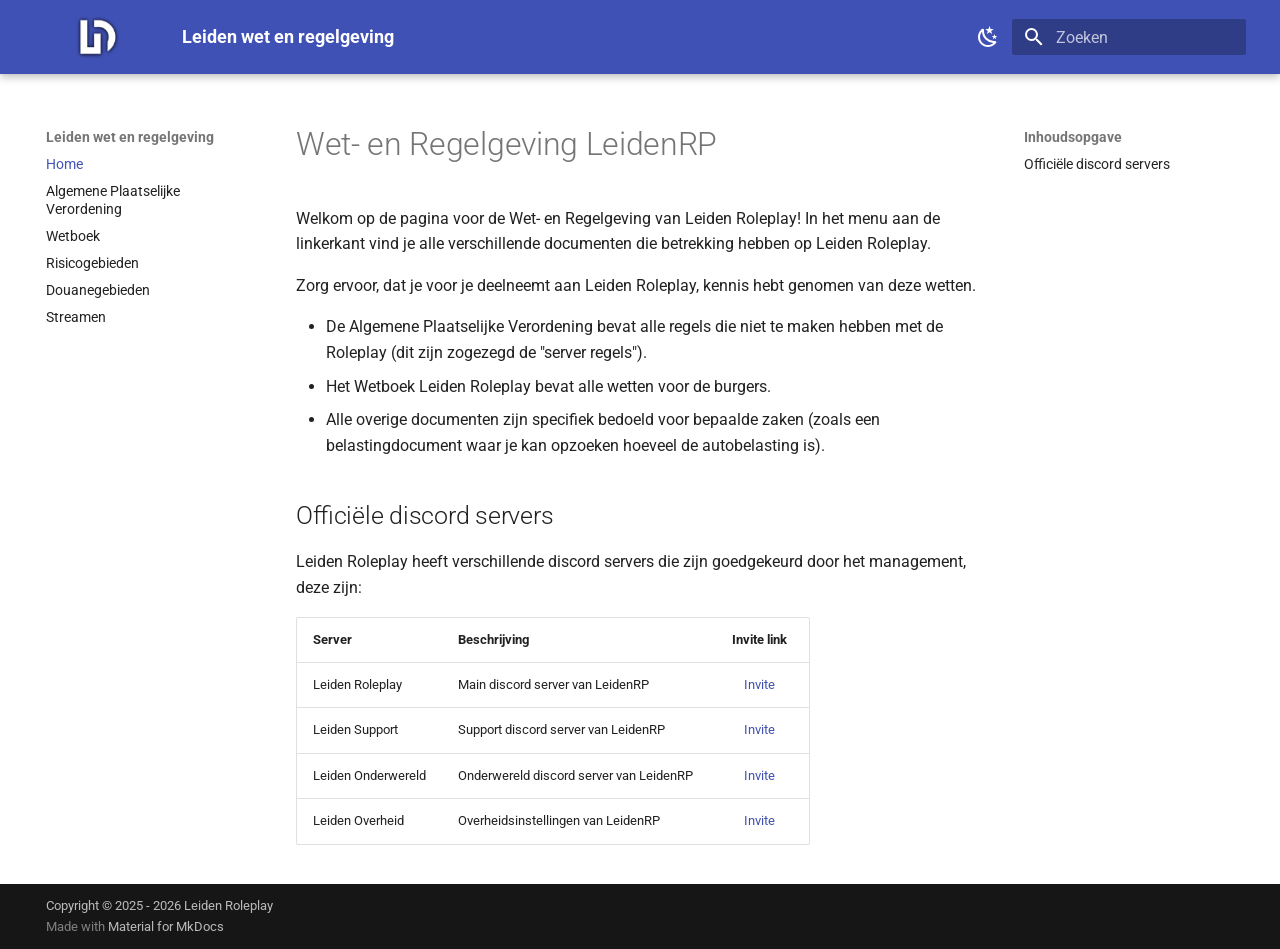
<file: index.html>
<!doctype html>
<html lang="nl" class="no-js">
  <head>
    
      <meta charset="utf-8">
      <meta name="viewport" content="width=device-width,initial-scale=1">
      
        <meta name="description" content="Wet en regelgeving van Leiden Roleplay">
      
      
        <meta name="author" content="LeidenRP">
      
      
        <link rel="canonical" href="https://apv.leidenrp.nl/">
      
      
      
        <link rel="next" href="apv/">
      
      
        
      
      
      <link rel="icon" href="img/lrplogos/lrpBasic.png">
      <meta name="generator" content="mkdocs-1.6.1, mkdocs-material-9.7.6">
    
    
      
        <title>Leiden wet en regelgeving</title>
      
    
    
      <link rel="stylesheet" href="assets/stylesheets/main.484c7ddc.min.css">
      
        
        <link rel="stylesheet" href="assets/stylesheets/palette.ab4e12ef.min.css">
      
      


    
    
      
    
    
      
        
        
        <link rel="preconnect" href="https://fonts.gstatic.com" crossorigin>
        <link rel="stylesheet" href="https://fonts.googleapis.com/css?family=Roboto:300,300i,400,400i,700,700i%7CRoboto+Mono:400,400i,700,700i&display=fallback">
        <style>:root{--md-text-font:"Roboto";--md-code-font:"Roboto Mono"}</style>
      
    
    
      <link rel="stylesheet" href="css/extra.css">
    
    <script>__md_scope=new URL(".",location),__md_hash=e=>[...e].reduce(((e,_)=>(e<<5)-e+_.charCodeAt(0)),0),__md_get=(e,_=localStorage,t=__md_scope)=>JSON.parse(_.getItem(t.pathname+"."+e)),__md_set=(e,_,t=localStorage,a=__md_scope)=>{try{t.setItem(a.pathname+"."+e,JSON.stringify(_))}catch(e){}}</script>
    
      

    
    
  </head>
  
  
    
    
      
    
    
    
    
    <body dir="ltr" data-md-color-scheme="default" data-md-color-primary="indigo" data-md-color-accent="indigo">
  
    
    <input class="md-toggle" data-md-toggle="drawer" type="checkbox" id="__drawer" autocomplete="off">
    <input class="md-toggle" data-md-toggle="search" type="checkbox" id="__search" autocomplete="off">
    <label class="md-overlay" for="__drawer"></label>
    <div data-md-component="skip">
      
        
        <a href="#wet-en-regelgeving-leidenrp" class="md-skip">
          Ga naar inhoud
        </a>
      
    </div>
    <div data-md-component="announce">
      
    </div>
    
    
      

  

<header class="md-header md-header--shadow" data-md-component="header">
  <nav class="md-header__inner md-grid" aria-label="Header">
    <a href="." title="Leiden wet en regelgeving" class="md-header__button md-logo" aria-label="Leiden wet en regelgeving" data-md-component="logo">
      
  <img src="img/lrplogos/lrpBasic.png" alt="logo">

    </a>
    <label class="md-header__button md-icon" for="__drawer">
      
      <svg xmlns="http://www.w3.org/2000/svg" viewBox="0 0 24 24"><path d="M3 6h18v2H3zm0 5h18v2H3zm0 5h18v2H3z"/></svg>
    </label>
    <div class="md-header__title" data-md-component="header-title">
      <div class="md-header__ellipsis">
        <div class="md-header__topic">
          <span class="md-ellipsis">
            Leiden wet en regelgeving
          </span>
        </div>
        <div class="md-header__topic" data-md-component="header-topic">
          <span class="md-ellipsis">
            
              Home
            
          </span>
        </div>
      </div>
    </div>
    
      
        <form class="md-header__option" data-md-component="palette">
  
    
    
    
    <input class="md-option" data-md-color-media="(prefers-color-scheme: light)" data-md-color-scheme="default" data-md-color-primary="indigo" data-md-color-accent="indigo"  aria-label="Switch to dark mode"  type="radio" name="__palette" id="__palette_0">
    
      <label class="md-header__button md-icon" title="Switch to dark mode" for="__palette_1" hidden>
        <svg xmlns="http://www.w3.org/2000/svg" viewBox="0 0 24 24"><path d="m17.75 4.09-2.53 1.94.91 3.06-2.63-1.81-2.63 1.81.91-3.06-2.53-1.94L12.44 4l1.06-3 1.06 3zm3.5 6.91-1.64 1.25.59 1.98-1.7-1.17-1.7 1.17.59-1.98L15.75 11l2.06-.05L18.5 9l.69 1.95zm-2.28 4.95c.83-.08 1.72 1.1 1.19 1.85-.32.45-.66.87-1.08 1.27C15.17 23 8.84 23 4.94 19.07c-3.91-3.9-3.91-10.24 0-14.14.4-.4.82-.76 1.27-1.08.75-.53 1.93.36 1.85 1.19-.27 2.86.69 5.83 2.89 8.02a9.96 9.96 0 0 0 8.02 2.89m-1.64 2.02a12.08 12.08 0 0 1-7.8-3.47c-2.17-2.19-3.33-5-3.49-7.82-2.81 3.14-2.7 7.96.31 10.98 3.02 3.01 7.84 3.12 10.98.31"/></svg>
      </label>
    
  
    
    
    
    <input class="md-option" data-md-color-media="(prefers-color-scheme: dark)" data-md-color-scheme="slate" data-md-color-primary="indigo" data-md-color-accent="indigo"  aria-label="Switch to system preference"  type="radio" name="__palette" id="__palette_1">
    
      <label class="md-header__button md-icon" title="Switch to system preference" for="__palette_0" hidden>
        <svg xmlns="http://www.w3.org/2000/svg" viewBox="0 0 24 24"><path d="M12 7a5 5 0 0 1 5 5 5 5 0 0 1-5 5 5 5 0 0 1-5-5 5 5 0 0 1 5-5m0 2a3 3 0 0 0-3 3 3 3 0 0 0 3 3 3 3 0 0 0 3-3 3 3 0 0 0-3-3m0-7 2.39 3.42C13.65 5.15 12.84 5 12 5s-1.65.15-2.39.42zM3.34 7l4.16-.35A7.2 7.2 0 0 0 5.94 8.5c-.44.74-.69 1.5-.83 2.29zm.02 10 1.76-3.77a7.131 7.131 0 0 0 2.38 4.14zM20.65 7l-1.77 3.79a7.02 7.02 0 0 0-2.38-4.15zm-.01 10-4.14.36c.59-.51 1.12-1.14 1.54-1.86.42-.73.69-1.5.83-2.29zM12 22l-2.41-3.44c.74.27 1.55.44 2.41.44.82 0 1.63-.17 2.37-.44z"/></svg>
      </label>
    
  
</form>
      
    
    
      <script>var palette=__md_get("__palette");if(palette&&palette.color){if("(prefers-color-scheme)"===palette.color.media){var media=matchMedia("(prefers-color-scheme: light)"),input=document.querySelector(media.matches?"[data-md-color-media='(prefers-color-scheme: light)']":"[data-md-color-media='(prefers-color-scheme: dark)']");palette.color.media=input.getAttribute("data-md-color-media"),palette.color.scheme=input.getAttribute("data-md-color-scheme"),palette.color.primary=input.getAttribute("data-md-color-primary"),palette.color.accent=input.getAttribute("data-md-color-accent")}for(var[key,value]of Object.entries(palette.color))document.body.setAttribute("data-md-color-"+key,value)}</script>
    
    
    
      
      
        <label class="md-header__button md-icon" for="__search">
          
          <svg xmlns="http://www.w3.org/2000/svg" viewBox="0 0 24 24"><path d="M9.5 3A6.5 6.5 0 0 1 16 9.5c0 1.61-.59 3.09-1.56 4.23l.27.27h.79l5 5-1.5 1.5-5-5v-.79l-.27-.27A6.52 6.52 0 0 1 9.5 16 6.5 6.5 0 0 1 3 9.5 6.5 6.5 0 0 1 9.5 3m0 2C7 5 5 7 5 9.5S7 14 9.5 14 14 12 14 9.5 12 5 9.5 5"/></svg>
        </label>
        <div class="md-search" data-md-component="search" role="dialog">
  <label class="md-search__overlay" for="__search"></label>
  <div class="md-search__inner" role="search">
    <form class="md-search__form" name="search">
      <input type="text" class="md-search__input" name="query" aria-label="Zoeken" placeholder="Zoeken" autocapitalize="off" autocorrect="off" autocomplete="off" spellcheck="false" data-md-component="search-query" required>
      <label class="md-search__icon md-icon" for="__search">
        
        <svg xmlns="http://www.w3.org/2000/svg" viewBox="0 0 24 24"><path d="M9.5 3A6.5 6.5 0 0 1 16 9.5c0 1.61-.59 3.09-1.56 4.23l.27.27h.79l5 5-1.5 1.5-5-5v-.79l-.27-.27A6.52 6.52 0 0 1 9.5 16 6.5 6.5 0 0 1 3 9.5 6.5 6.5 0 0 1 9.5 3m0 2C7 5 5 7 5 9.5S7 14 9.5 14 14 12 14 9.5 12 5 9.5 5"/></svg>
        
        <svg xmlns="http://www.w3.org/2000/svg" viewBox="0 0 24 24"><path d="M20 11v2H8l5.5 5.5-1.42 1.42L4.16 12l7.92-7.92L13.5 5.5 8 11z"/></svg>
      </label>
      <nav class="md-search__options" aria-label="Zoeken">
        
        <button type="reset" class="md-search__icon md-icon" title="Leegmaken" aria-label="Leegmaken" tabindex="-1">
          
          <svg xmlns="http://www.w3.org/2000/svg" viewBox="0 0 24 24"><path d="M19 6.41 17.59 5 12 10.59 6.41 5 5 6.41 10.59 12 5 17.59 6.41 19 12 13.41 17.59 19 19 17.59 13.41 12z"/></svg>
        </button>
      </nav>
      
    </form>
    <div class="md-search__output">
      <div class="md-search__scrollwrap" tabindex="0" data-md-scrollfix>
        <div class="md-search-result" data-md-component="search-result">
          <div class="md-search-result__meta">
            Zoeken initialiseren
          </div>
          <ol class="md-search-result__list" role="presentation"></ol>
        </div>
      </div>
    </div>
  </div>
</div>
      
    
    
  </nav>
  
</header>
    
    <div class="md-container" data-md-component="container">
      
      
        
          
        
      
      <main class="md-main" data-md-component="main">
        <div class="md-main__inner md-grid">
          
            
              
              <div class="md-sidebar md-sidebar--primary" data-md-component="sidebar" data-md-type="navigation" >
                <div class="md-sidebar__scrollwrap">
                  <div class="md-sidebar__inner">
                    



<nav class="md-nav md-nav--primary" aria-label="Navigatie" data-md-level="0">
  <label class="md-nav__title" for="__drawer">
    <a href="." title="Leiden wet en regelgeving" class="md-nav__button md-logo" aria-label="Leiden wet en regelgeving" data-md-component="logo">
      
  <img src="img/lrplogos/lrpBasic.png" alt="logo">

    </a>
    Leiden wet en regelgeving
  </label>
  
  <ul class="md-nav__list" data-md-scrollfix>
    
      
      
  
  
    
  
  
  
    <li class="md-nav__item md-nav__item--active">
      
      <input class="md-nav__toggle md-toggle" type="checkbox" id="__toc">
      
      
        
      
      
        <label class="md-nav__link md-nav__link--active" for="__toc">
          
  
  
  <span class="md-ellipsis">
    
  
    Home
  

    
  </span>
  
  

          <span class="md-nav__icon md-icon"></span>
        </label>
      
      <a href="." class="md-nav__link md-nav__link--active">
        
  
  
  <span class="md-ellipsis">
    
  
    Home
  

    
  </span>
  
  

      </a>
      
        

<nav class="md-nav md-nav--secondary" aria-label="Inhoudsopgave">
  
  
  
    
  
  
    <label class="md-nav__title" for="__toc">
      <span class="md-nav__icon md-icon"></span>
      Inhoudsopgave
    </label>
    <ul class="md-nav__list" data-md-component="toc" data-md-scrollfix>
      
        <li class="md-nav__item">
  <a href="#officiele-discord-servers" class="md-nav__link">
    <span class="md-ellipsis">
      
        Officiële discord servers
      
    </span>
  </a>
  
</li>
      
    </ul>
  
</nav>
      
    </li>
  

    
      
      
  
  
  
  
    <li class="md-nav__item">
      <a href="apv/" class="md-nav__link">
        
  
  
  <span class="md-ellipsis">
    
  
    Algemene Plaatselijke Verordening
  

    
  </span>
  
  

      </a>
    </li>
  

    
      
      
  
  
  
  
    <li class="md-nav__item">
      <a href="wetboek/" class="md-nav__link">
        
  
  
  <span class="md-ellipsis">
    
  
    Wetboek
  

    
  </span>
  
  

      </a>
    </li>
  

    
      
      
  
  
  
  
    <li class="md-nav__item">
      <a href="risico-gebieden/" class="md-nav__link">
        
  
  
  <span class="md-ellipsis">
    
  
    Risicogebieden
  

    
  </span>
  
  

      </a>
    </li>
  

    
      
      
  
  
  
  
    <li class="md-nav__item">
      <a href="douanegebieden/" class="md-nav__link">
        
  
  
  <span class="md-ellipsis">
    
  
    Douanegebieden
  

    
  </span>
  
  

      </a>
    </li>
  

    
      
      
  
  
  
  
    <li class="md-nav__item">
      <a href="streamen/" class="md-nav__link">
        
  
  
  <span class="md-ellipsis">
    
  
    Streamen
  

    
  </span>
  
  

      </a>
    </li>
  

    
  </ul>
</nav>
                  </div>
                </div>
              </div>
            
            
              
              <div class="md-sidebar md-sidebar--secondary" data-md-component="sidebar" data-md-type="toc" >
                <div class="md-sidebar__scrollwrap">
                  <div class="md-sidebar__inner">
                    

<nav class="md-nav md-nav--secondary" aria-label="Inhoudsopgave">
  
  
  
    
  
  
    <label class="md-nav__title" for="__toc">
      <span class="md-nav__icon md-icon"></span>
      Inhoudsopgave
    </label>
    <ul class="md-nav__list" data-md-component="toc" data-md-scrollfix>
      
        <li class="md-nav__item">
  <a href="#officiele-discord-servers" class="md-nav__link">
    <span class="md-ellipsis">
      
        Officiële discord servers
      
    </span>
  </a>
  
</li>
      
    </ul>
  
</nav>
                  </div>
                </div>
              </div>
            
          
          
            <div class="md-content" data-md-component="content">
              
              <article class="md-content__inner md-typeset">
                
                  



<h1 id="wet-en-regelgeving-leidenrp">Wet- en Regelgeving LeidenRP</h1>
<p>Welkom op de pagina voor de Wet- en Regelgeving van Leiden Roleplay!
In het menu aan de linkerkant vind je alle verschillende documenten die betrekking hebben op Leiden Roleplay.</p>
<p>Zorg ervoor, dat je voor je deelneemt aan Leiden Roleplay, kennis hebt genomen van deze wetten.</p>
<ul>
<li>De Algemene Plaatselijke Verordening bevat alle regels die niet te maken hebben met de Roleplay (dit zijn zogezegd de "server regels").</li>
<li>Het Wetboek Leiden Roleplay bevat alle wetten voor de burgers.</li>
<li>Alle overige documenten zijn specifiek bedoeld voor bepaalde zaken (zoals een belastingdocument waar je kan opzoeken hoeveel de autobelasting is).</li>
</ul>
<h2 id="officiele-discord-servers">Officiële discord servers</h2>
<p>Leiden Roleplay heeft verschillende discord servers die zijn goedgekeurd door het management, deze zijn:</p>
<table>
<thead>
<tr>
<th>Server</th>
<th>Beschrijving</th>
<th style="text-align: center;">Invite link</th>
</tr>
</thead>
<tbody>
<tr>
<td>Leiden Roleplay</td>
<td>Main discord server van LeidenRP</td>
<td style="text-align: center;"><a href="https://discord.gg/leidenrp">Invite</a></td>
</tr>
<tr>
<td>Leiden Support</td>
<td>Support discord server van LeidenRP</td>
<td style="text-align: center;"><a href="https://discord.gg/jMbA48AKKV">Invite</a></td>
</tr>
<tr>
<td>Leiden Onderwereld</td>
<td>Onderwereld discord server van LeidenRP</td>
<td style="text-align: center;"><a href="https://discord.gg/DnRJHMPsnj">Invite</a></td>
</tr>
<tr>
<td>Leiden Overheid</td>
<td>Overheidsinstellingen van LeidenRP</td>
<td style="text-align: center;"><a href="https://discord.gg/tsjM94vUVa">Invite</a></td>
</tr>
</tbody>
</table>












                
              </article>
            </div>
          
          
<script>var target=document.getElementById(location.hash.slice(1));target&&target.name&&(target.checked=target.name.startsWith("__tabbed_"))</script>
        </div>
        
      </main>
      
        <footer class="md-footer">
  
  <div class="md-footer-meta md-typeset">
    <div class="md-footer-meta__inner md-grid">
      <div class="md-copyright">
  
    <div class="md-copyright__highlight">
      Copyright &copy; 2025 - 2026 Leiden Roleplay
    </div>
  
  
    Made with
    <a href="https://squidfunk.github.io/mkdocs-material/" target="_blank" rel="noopener">
      Material for MkDocs
    </a>
  
</div>
      
    </div>
  </div>
</footer>
      
    </div>
    <div class="md-dialog" data-md-component="dialog">
      <div class="md-dialog__inner md-typeset"></div>
    </div>
    
    
    
      
      
      <script id="__config" type="application/json">{"annotate": null, "base": ".", "features": ["navigation.instant", "navigation.tracking", "navigation.indexes", "header.autohide", "toc.follow"], "search": "assets/javascripts/workers/search.2c215733.min.js", "tags": null, "translations": {"clipboard.copied": "Gekopieerd naar klembord", "clipboard.copy": "Kopi\u00ebren naar klembord", "search.result.more.one": "1 extra overeenkomst op deze pagina", "search.result.more.other": "# extra overeenkomsten op deze pagina", "search.result.none": "Geen overeenkomende documenten", "search.result.one": "1 overeenkomende document", "search.result.other": "# overeenkomende documenten", "search.result.placeholder": "Typ om te beginnen met zoeken", "search.result.term.missing": "Ontbreekt", "select.version": "Selecteer versie"}, "version": null}</script>
    
    
      <script src="assets/javascripts/bundle.79ae519e.min.js"></script>
      
    
  </body>
</html>
</file>
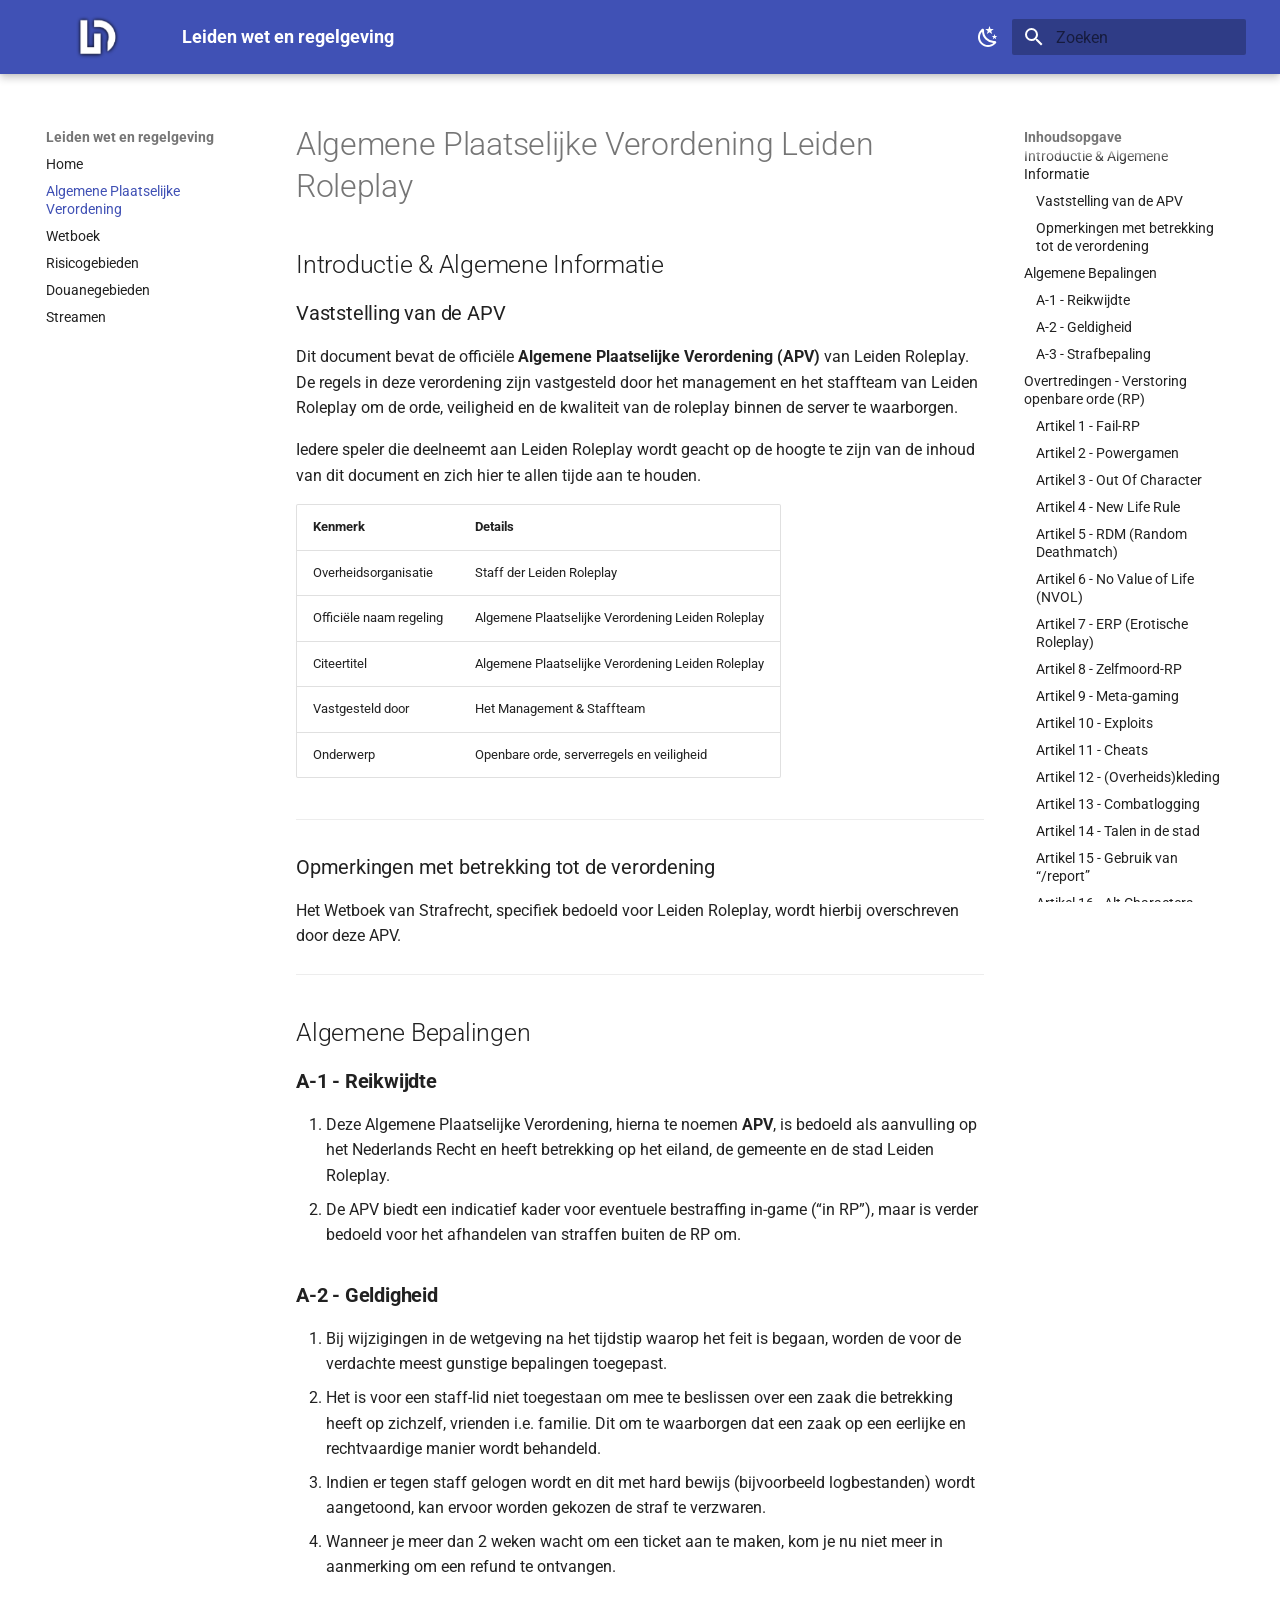
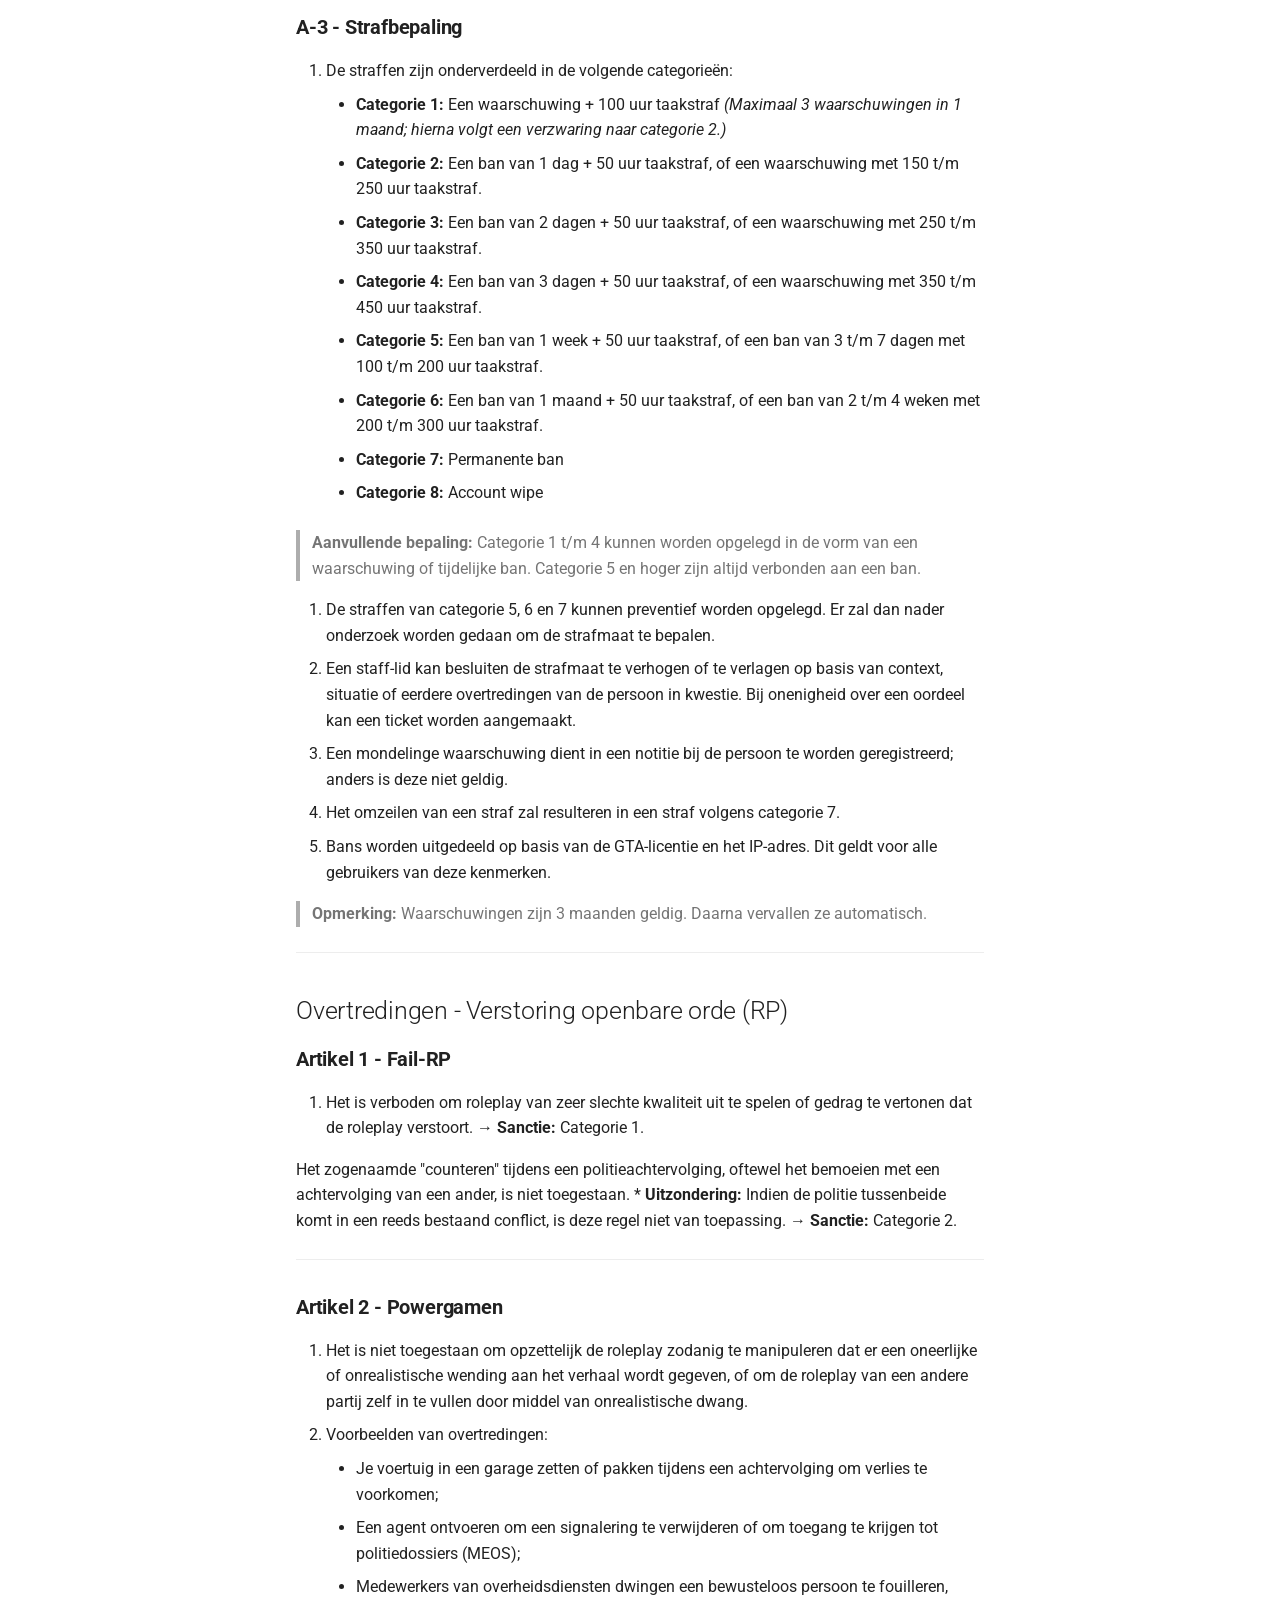
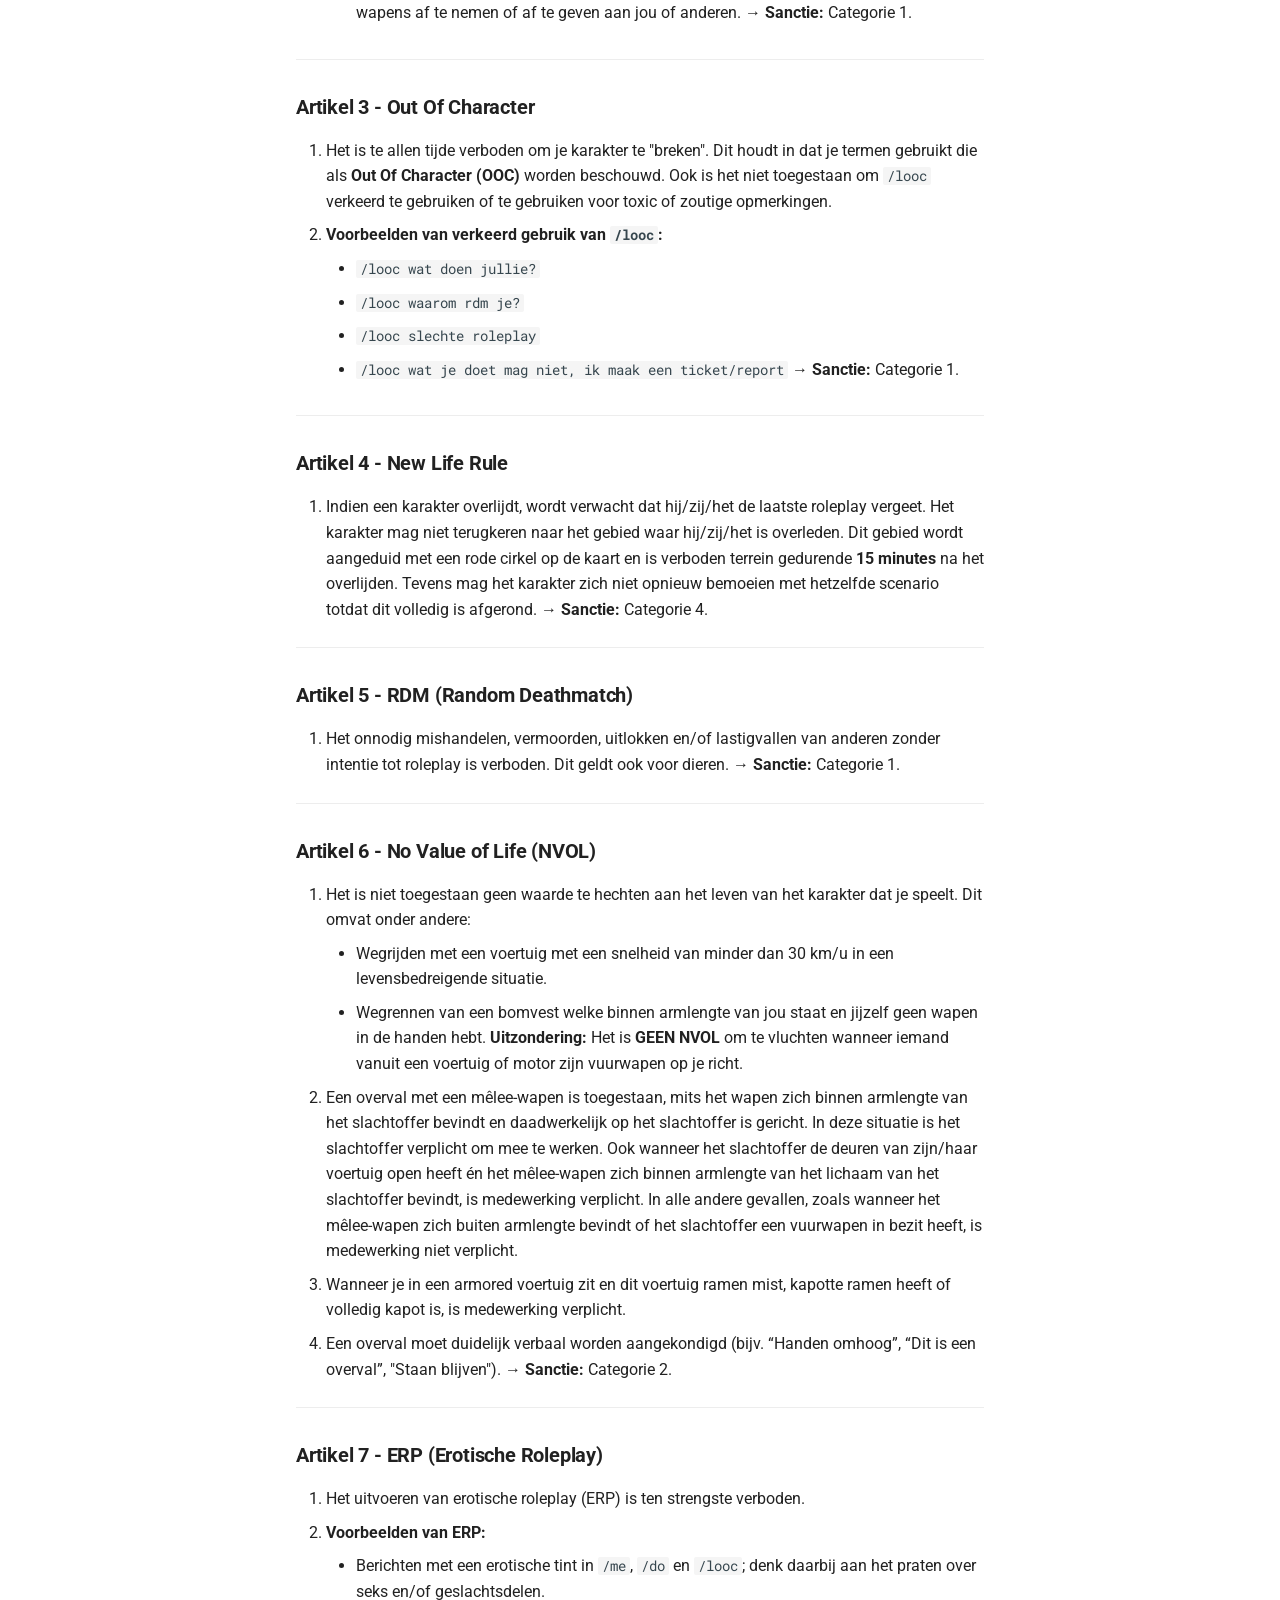
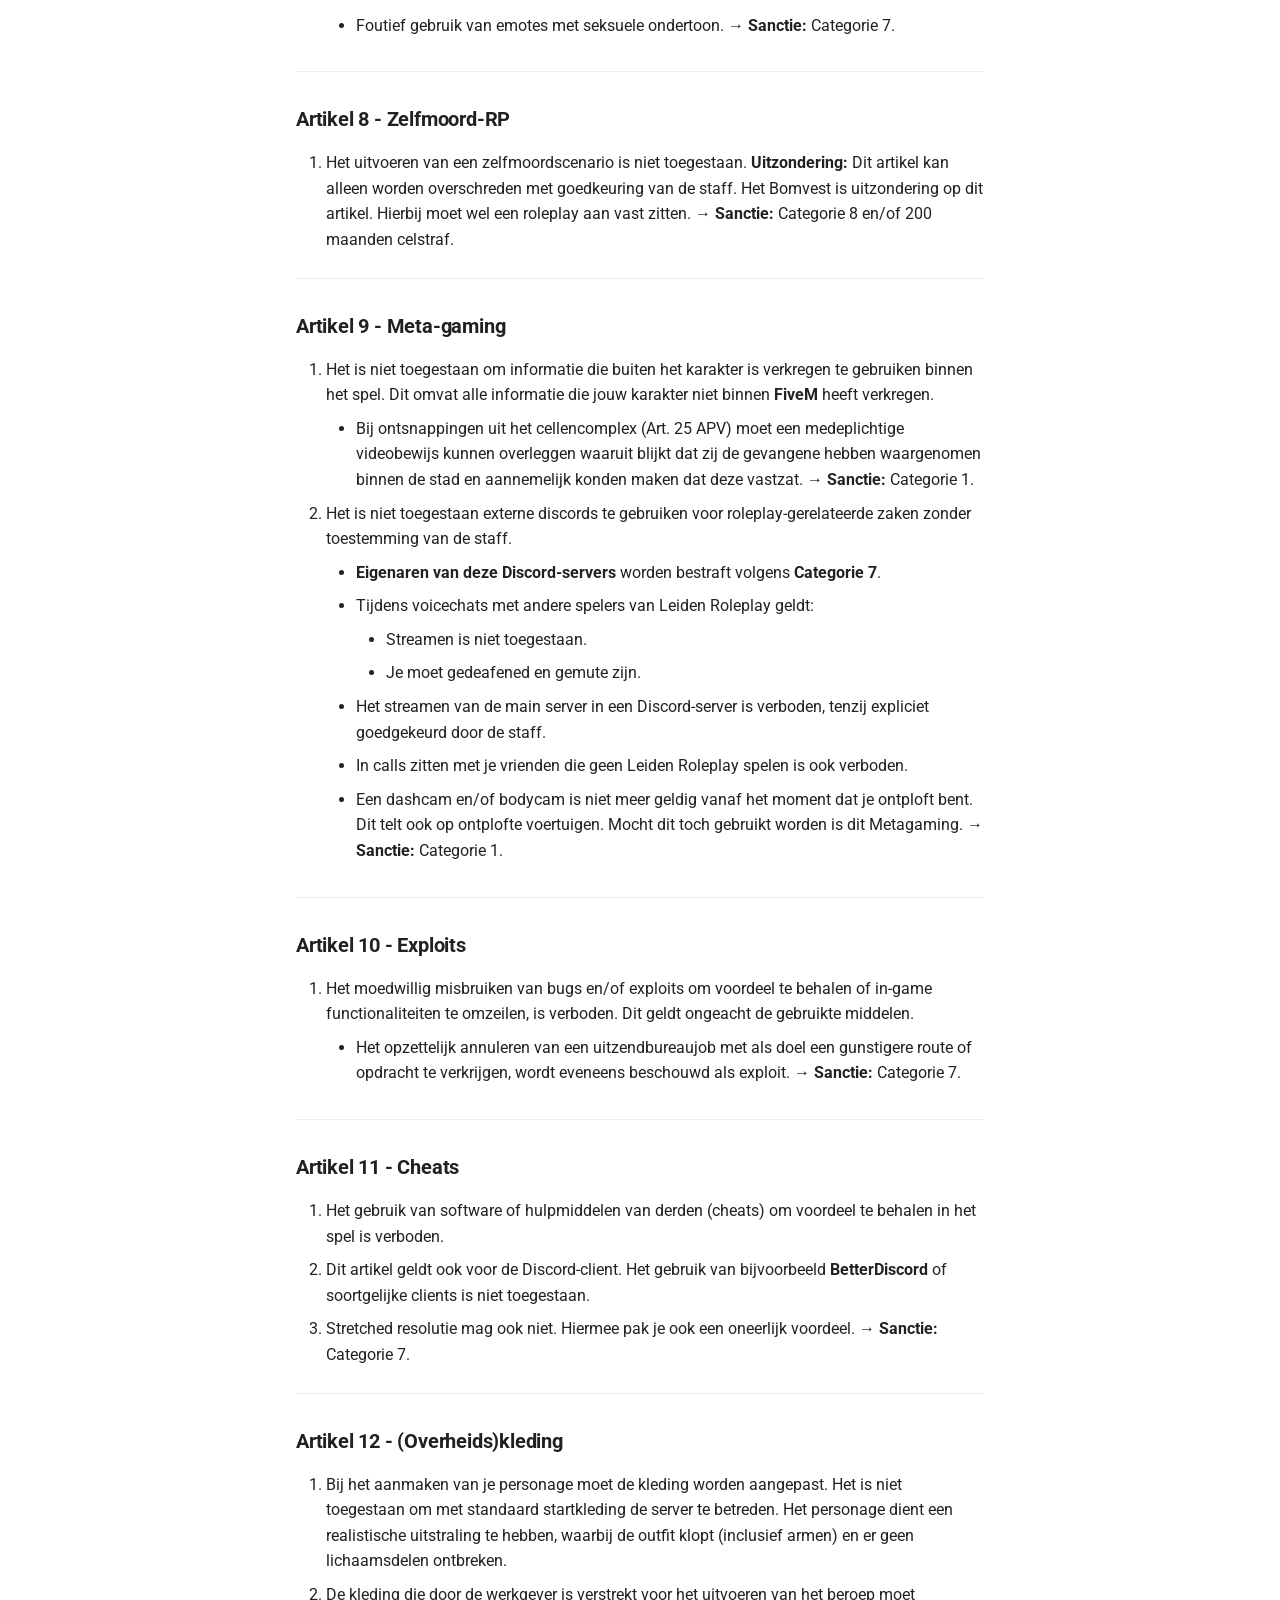
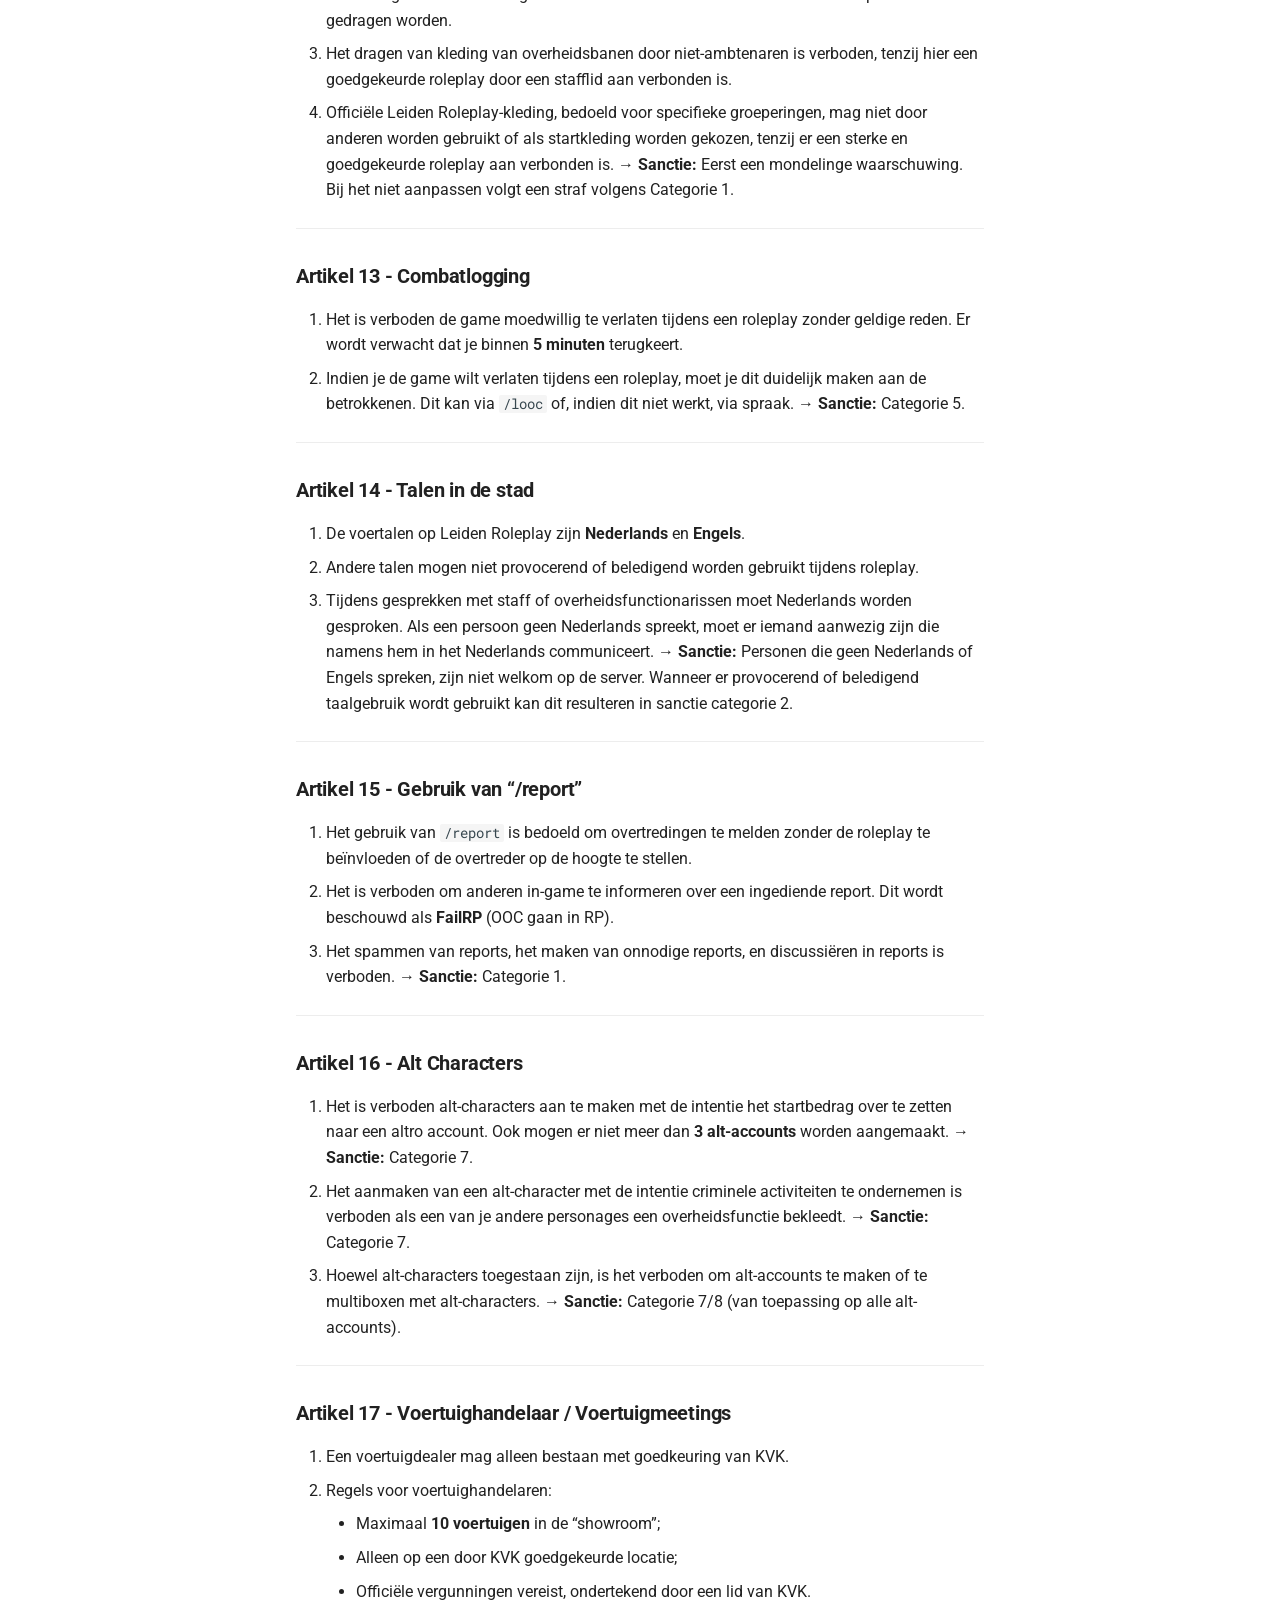
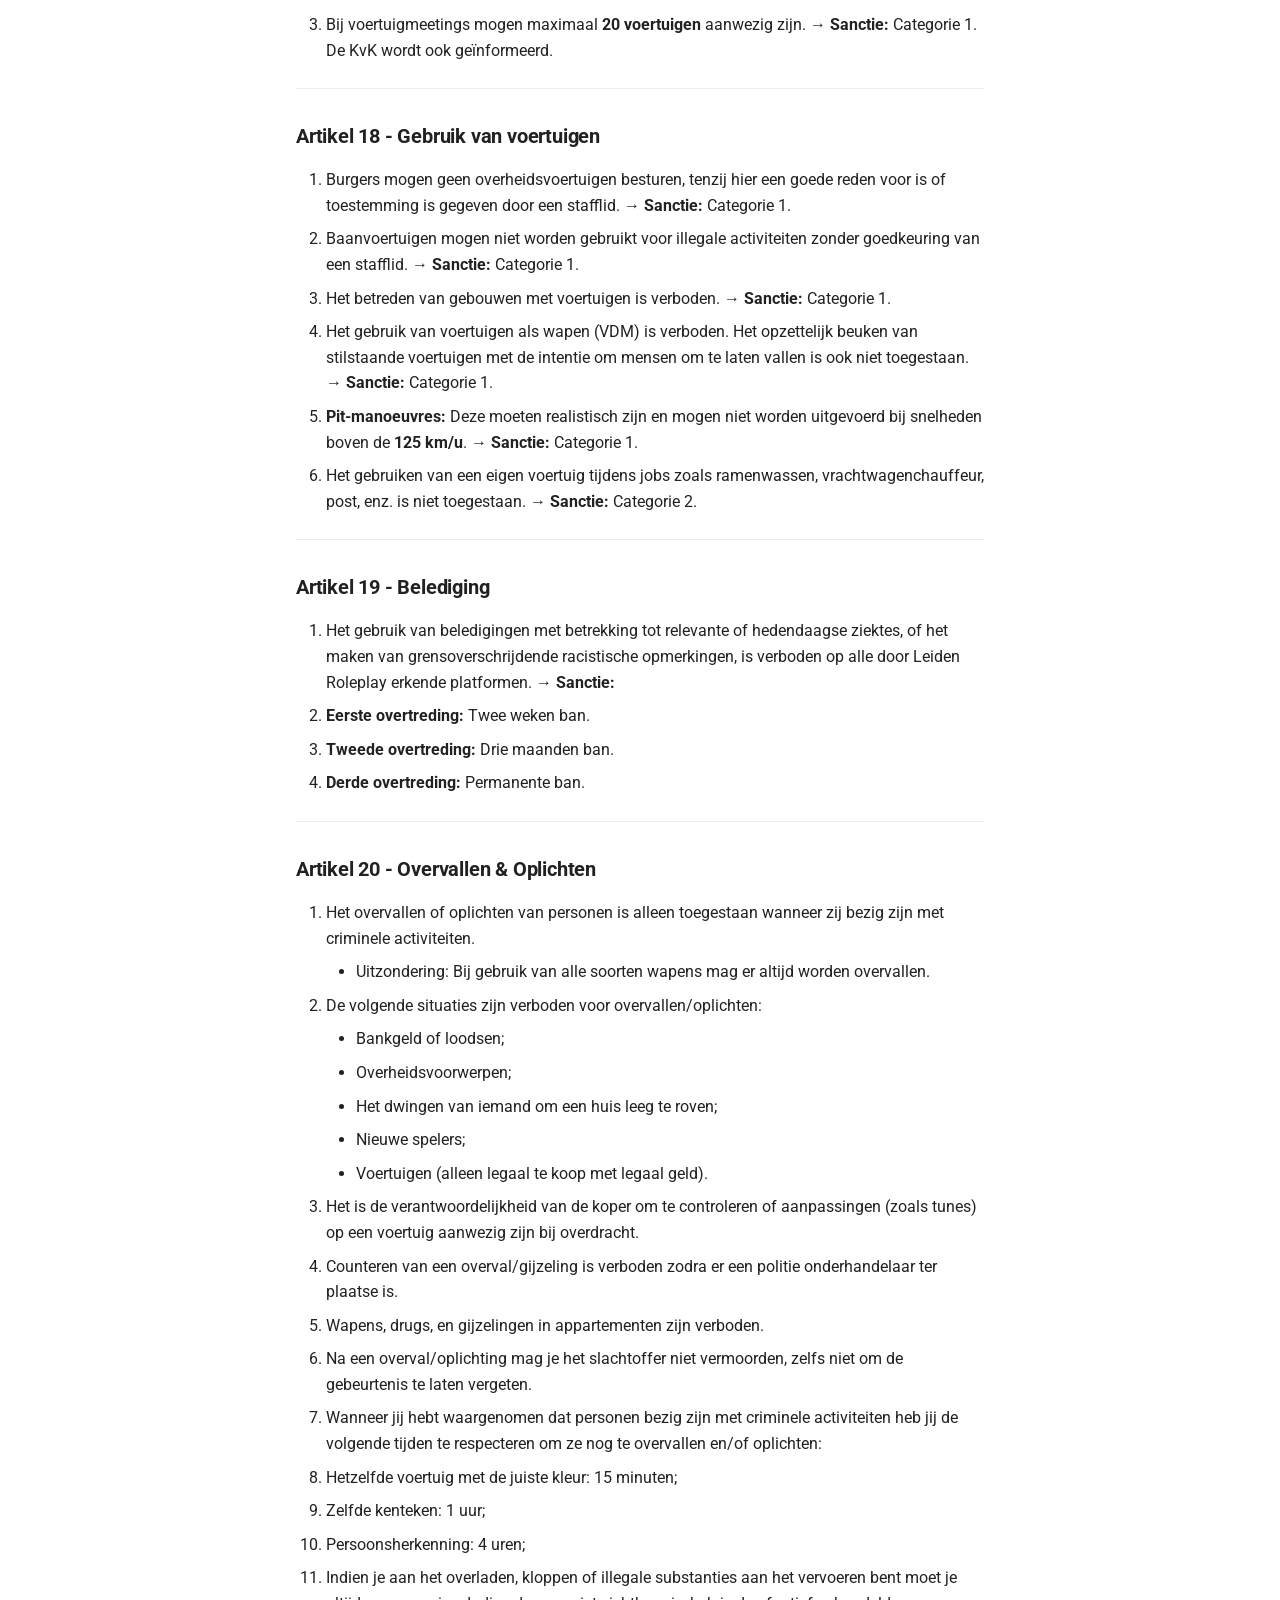
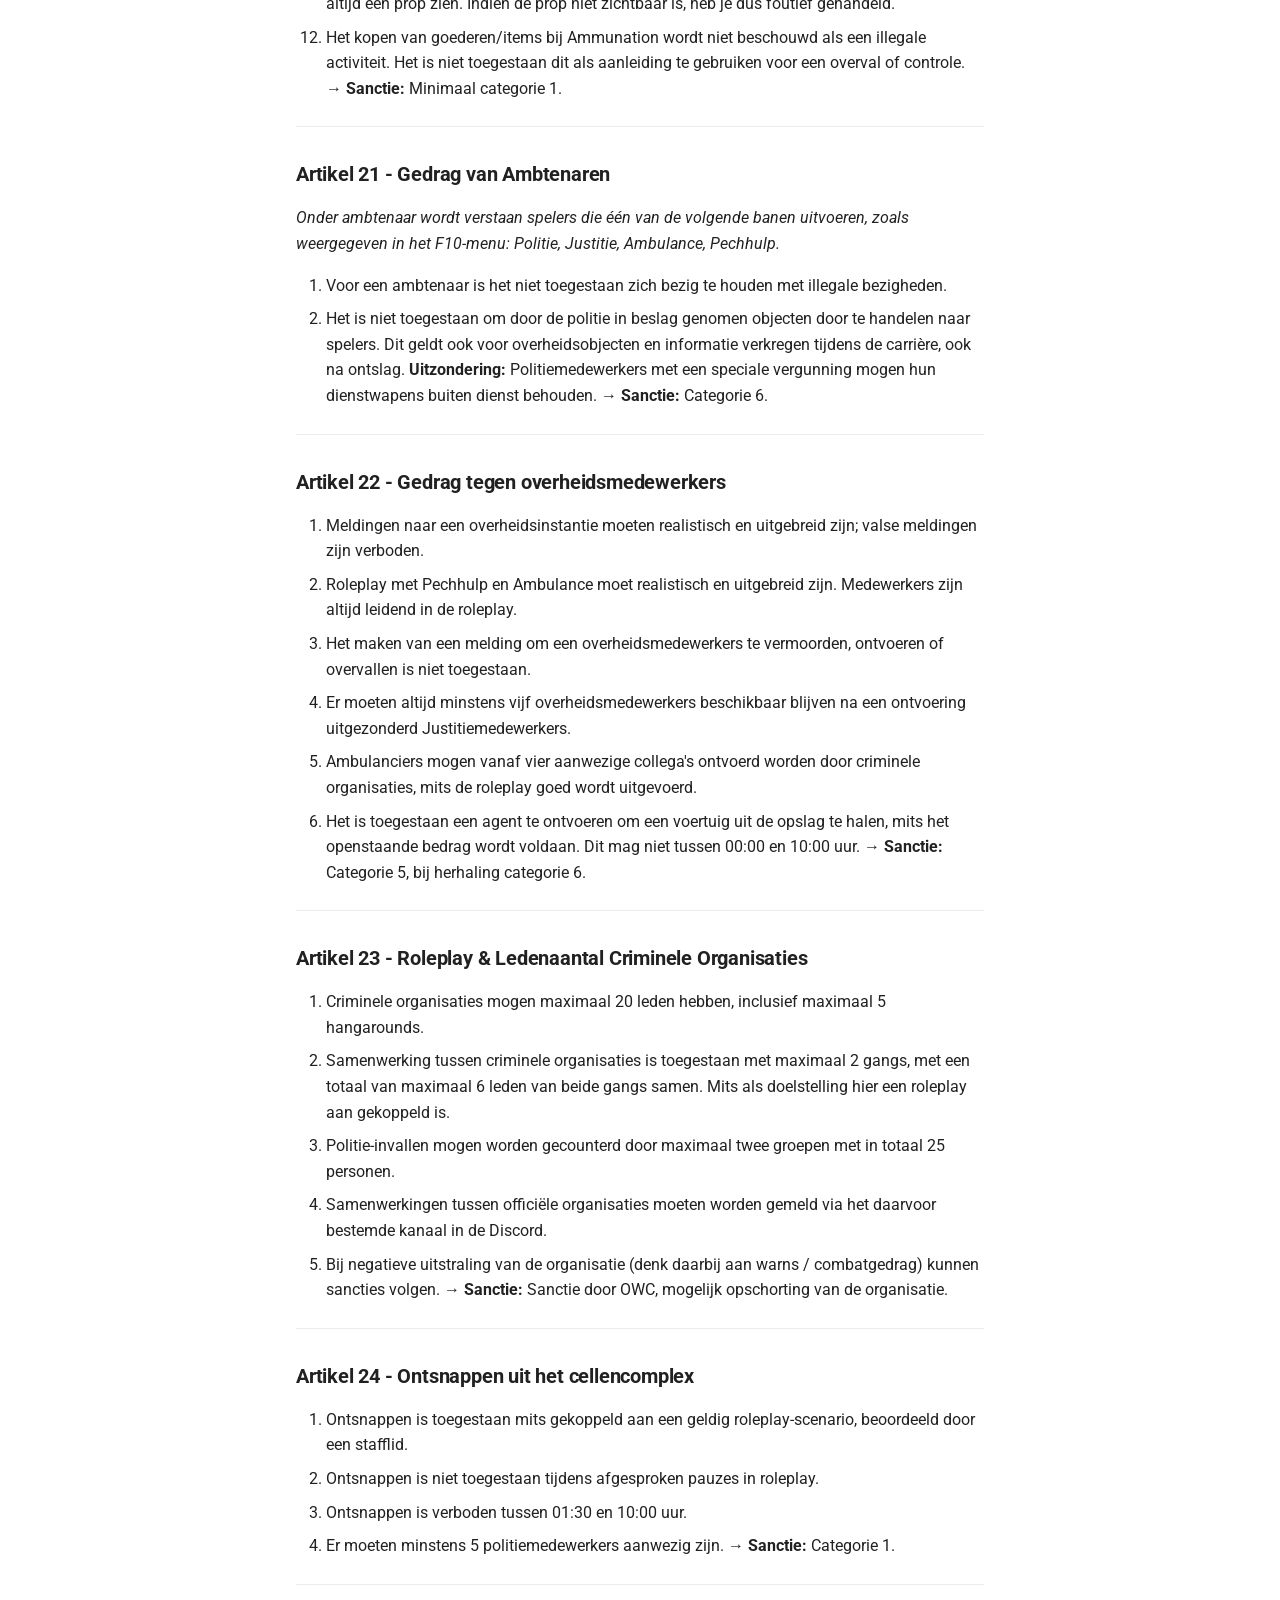
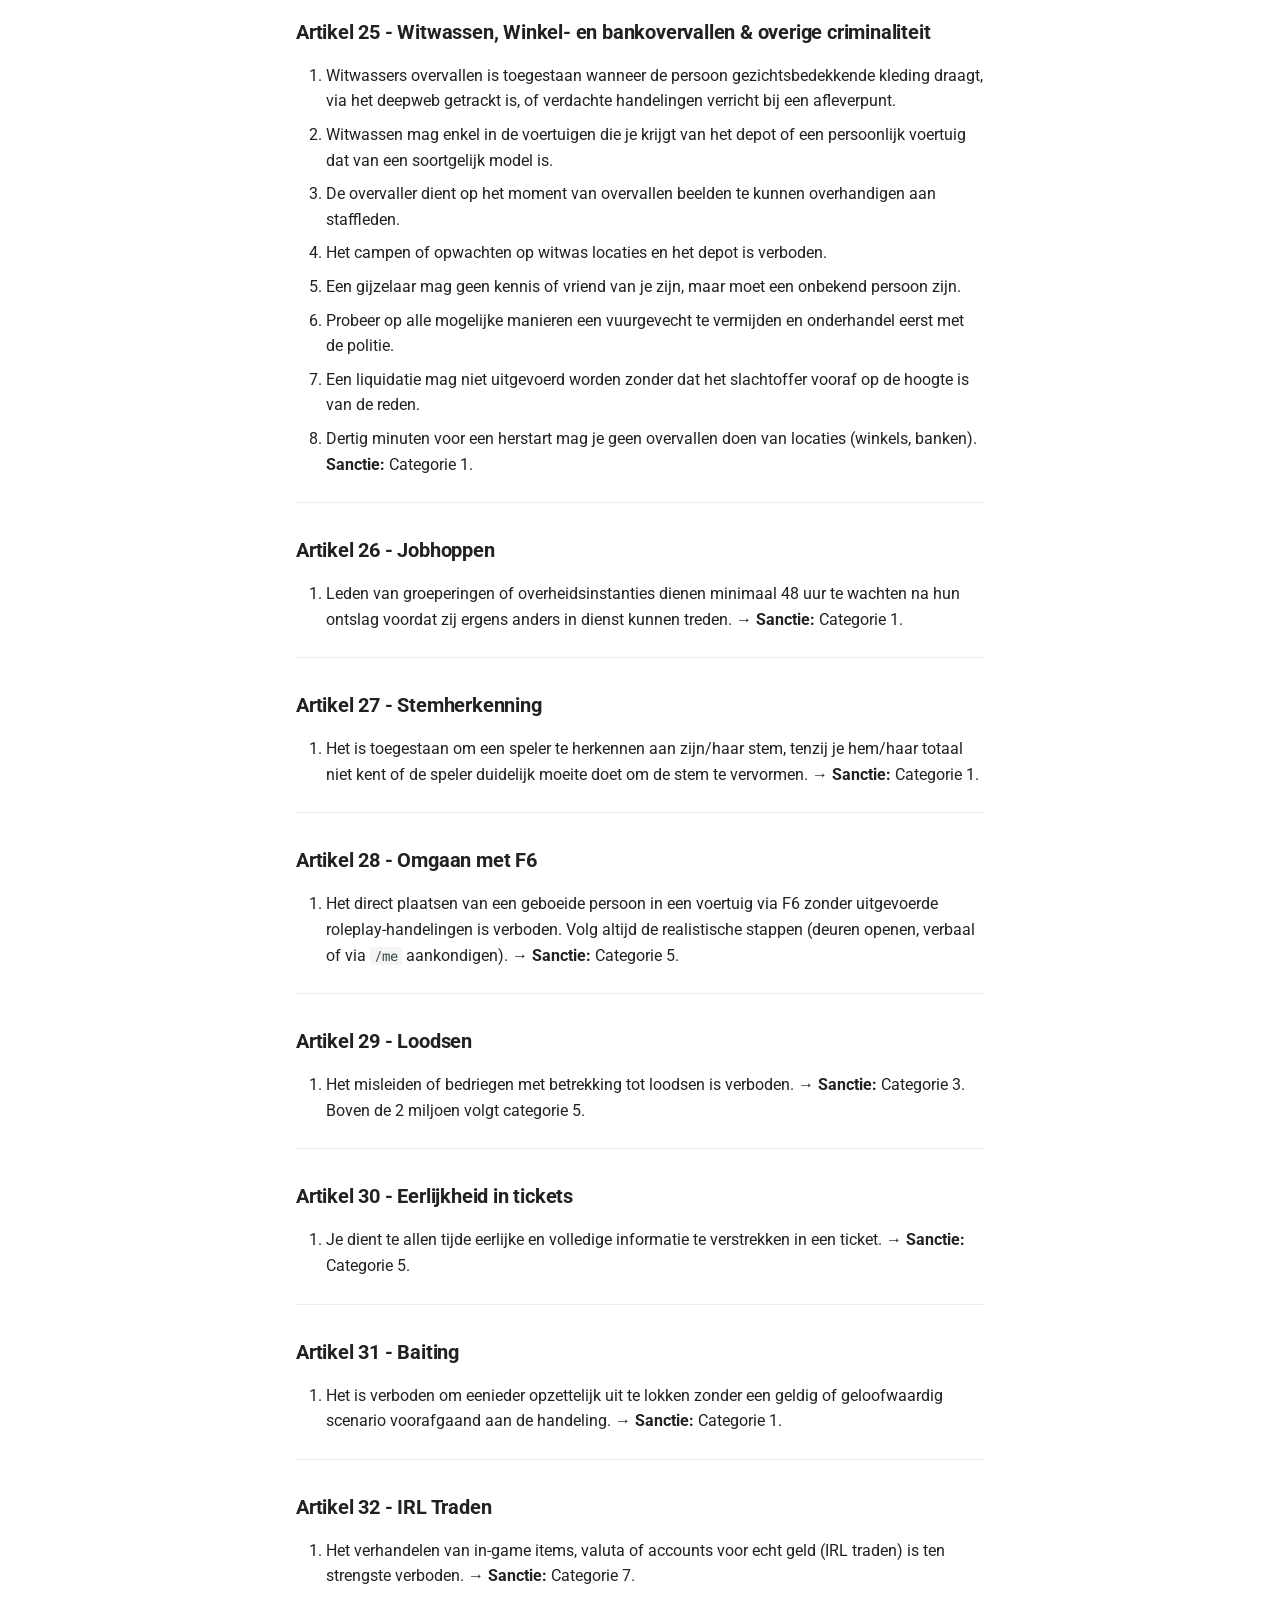
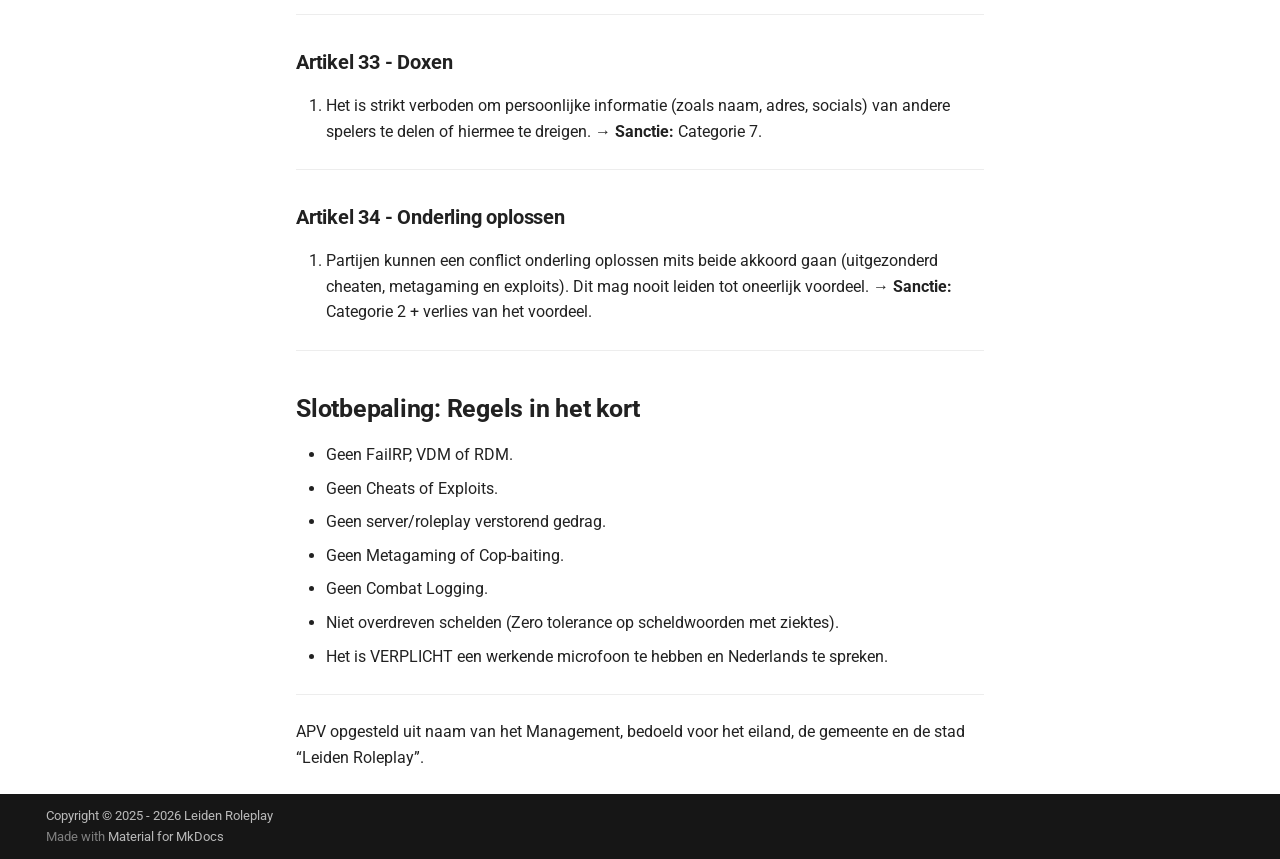
<file: apv/index.html>
<!doctype html>
<html lang="nl" class="no-js">
  <head>
    
      <meta charset="utf-8">
      <meta name="viewport" content="width=device-width,initial-scale=1">
      
        <meta name="description" content="Wet en regelgeving van Leiden Roleplay">
      
      
        <meta name="author" content="LeidenRP">
      
      
        <link rel="canonical" href="https://apv.leidenrp.nl/apv/">
      
      
        <link rel="prev" href="..">
      
      
        <link rel="next" href="../wetboek/">
      
      
        
      
      
      <link rel="icon" href="../img/lrplogos/lrpBasic.png">
      <meta name="generator" content="mkdocs-1.6.1, mkdocs-material-9.7.6">
    
    
      
        <title>Algemene Plaatselijke Verordening - Leiden wet en regelgeving</title>
      
    
    
      <link rel="stylesheet" href="../assets/stylesheets/main.484c7ddc.min.css">
      
        
        <link rel="stylesheet" href="../assets/stylesheets/palette.ab4e12ef.min.css">
      
      


    
    
      
    
    
      
        
        
        <link rel="preconnect" href="https://fonts.gstatic.com" crossorigin>
        <link rel="stylesheet" href="https://fonts.googleapis.com/css?family=Roboto:300,300i,400,400i,700,700i%7CRoboto+Mono:400,400i,700,700i&display=fallback">
        <style>:root{--md-text-font:"Roboto";--md-code-font:"Roboto Mono"}</style>
      
    
    
      <link rel="stylesheet" href="../css/extra.css">
    
    <script>__md_scope=new URL("..",location),__md_hash=e=>[...e].reduce(((e,_)=>(e<<5)-e+_.charCodeAt(0)),0),__md_get=(e,_=localStorage,t=__md_scope)=>JSON.parse(_.getItem(t.pathname+"."+e)),__md_set=(e,_,t=localStorage,a=__md_scope)=>{try{t.setItem(a.pathname+"."+e,JSON.stringify(_))}catch(e){}}</script>
    
      

    
    
  </head>
  
  
    
    
      
    
    
    
    
    <body dir="ltr" data-md-color-scheme="default" data-md-color-primary="indigo" data-md-color-accent="indigo">
  
    
    <input class="md-toggle" data-md-toggle="drawer" type="checkbox" id="__drawer" autocomplete="off">
    <input class="md-toggle" data-md-toggle="search" type="checkbox" id="__search" autocomplete="off">
    <label class="md-overlay" for="__drawer"></label>
    <div data-md-component="skip">
      
        
        <a href="#algemene-plaatselijke-verordening-leiden-roleplay" class="md-skip">
          Ga naar inhoud
        </a>
      
    </div>
    <div data-md-component="announce">
      
    </div>
    
    
      

  

<header class="md-header md-header--shadow" data-md-component="header">
  <nav class="md-header__inner md-grid" aria-label="Header">
    <a href=".." title="Leiden wet en regelgeving" class="md-header__button md-logo" aria-label="Leiden wet en regelgeving" data-md-component="logo">
      
  <img src="../img/lrplogos/lrpBasic.png" alt="logo">

    </a>
    <label class="md-header__button md-icon" for="__drawer">
      
      <svg xmlns="http://www.w3.org/2000/svg" viewBox="0 0 24 24"><path d="M3 6h18v2H3zm0 5h18v2H3zm0 5h18v2H3z"/></svg>
    </label>
    <div class="md-header__title" data-md-component="header-title">
      <div class="md-header__ellipsis">
        <div class="md-header__topic">
          <span class="md-ellipsis">
            Leiden wet en regelgeving
          </span>
        </div>
        <div class="md-header__topic" data-md-component="header-topic">
          <span class="md-ellipsis">
            
              Algemene Plaatselijke Verordening
            
          </span>
        </div>
      </div>
    </div>
    
      
        <form class="md-header__option" data-md-component="palette">
  
    
    
    
    <input class="md-option" data-md-color-media="(prefers-color-scheme: light)" data-md-color-scheme="default" data-md-color-primary="indigo" data-md-color-accent="indigo"  aria-label="Switch to dark mode"  type="radio" name="__palette" id="__palette_0">
    
      <label class="md-header__button md-icon" title="Switch to dark mode" for="__palette_1" hidden>
        <svg xmlns="http://www.w3.org/2000/svg" viewBox="0 0 24 24"><path d="m17.75 4.09-2.53 1.94.91 3.06-2.63-1.81-2.63 1.81.91-3.06-2.53-1.94L12.44 4l1.06-3 1.06 3zm3.5 6.91-1.64 1.25.59 1.98-1.7-1.17-1.7 1.17.59-1.98L15.75 11l2.06-.05L18.5 9l.69 1.95zm-2.28 4.95c.83-.08 1.72 1.1 1.19 1.85-.32.45-.66.87-1.08 1.27C15.17 23 8.84 23 4.94 19.07c-3.91-3.9-3.91-10.24 0-14.14.4-.4.82-.76 1.27-1.08.75-.53 1.93.36 1.85 1.19-.27 2.86.69 5.83 2.89 8.02a9.96 9.96 0 0 0 8.02 2.89m-1.64 2.02a12.08 12.08 0 0 1-7.8-3.47c-2.17-2.19-3.33-5-3.49-7.82-2.81 3.14-2.7 7.96.31 10.98 3.02 3.01 7.84 3.12 10.98.31"/></svg>
      </label>
    
  
    
    
    
    <input class="md-option" data-md-color-media="(prefers-color-scheme: dark)" data-md-color-scheme="slate" data-md-color-primary="indigo" data-md-color-accent="indigo"  aria-label="Switch to system preference"  type="radio" name="__palette" id="__palette_1">
    
      <label class="md-header__button md-icon" title="Switch to system preference" for="__palette_0" hidden>
        <svg xmlns="http://www.w3.org/2000/svg" viewBox="0 0 24 24"><path d="M12 7a5 5 0 0 1 5 5 5 5 0 0 1-5 5 5 5 0 0 1-5-5 5 5 0 0 1 5-5m0 2a3 3 0 0 0-3 3 3 3 0 0 0 3 3 3 3 0 0 0 3-3 3 3 0 0 0-3-3m0-7 2.39 3.42C13.65 5.15 12.84 5 12 5s-1.65.15-2.39.42zM3.34 7l4.16-.35A7.2 7.2 0 0 0 5.94 8.5c-.44.74-.69 1.5-.83 2.29zm.02 10 1.76-3.77a7.131 7.131 0 0 0 2.38 4.14zM20.65 7l-1.77 3.79a7.02 7.02 0 0 0-2.38-4.15zm-.01 10-4.14.36c.59-.51 1.12-1.14 1.54-1.86.42-.73.69-1.5.83-2.29zM12 22l-2.41-3.44c.74.27 1.55.44 2.41.44.82 0 1.63-.17 2.37-.44z"/></svg>
      </label>
    
  
</form>
      
    
    
      <script>var palette=__md_get("__palette");if(palette&&palette.color){if("(prefers-color-scheme)"===palette.color.media){var media=matchMedia("(prefers-color-scheme: light)"),input=document.querySelector(media.matches?"[data-md-color-media='(prefers-color-scheme: light)']":"[data-md-color-media='(prefers-color-scheme: dark)']");palette.color.media=input.getAttribute("data-md-color-media"),palette.color.scheme=input.getAttribute("data-md-color-scheme"),palette.color.primary=input.getAttribute("data-md-color-primary"),palette.color.accent=input.getAttribute("data-md-color-accent")}for(var[key,value]of Object.entries(palette.color))document.body.setAttribute("data-md-color-"+key,value)}</script>
    
    
    
      
      
        <label class="md-header__button md-icon" for="__search">
          
          <svg xmlns="http://www.w3.org/2000/svg" viewBox="0 0 24 24"><path d="M9.5 3A6.5 6.5 0 0 1 16 9.5c0 1.61-.59 3.09-1.56 4.23l.27.27h.79l5 5-1.5 1.5-5-5v-.79l-.27-.27A6.52 6.52 0 0 1 9.5 16 6.5 6.5 0 0 1 3 9.5 6.5 6.5 0 0 1 9.5 3m0 2C7 5 5 7 5 9.5S7 14 9.5 14 14 12 14 9.5 12 5 9.5 5"/></svg>
        </label>
        <div class="md-search" data-md-component="search" role="dialog">
  <label class="md-search__overlay" for="__search"></label>
  <div class="md-search__inner" role="search">
    <form class="md-search__form" name="search">
      <input type="text" class="md-search__input" name="query" aria-label="Zoeken" placeholder="Zoeken" autocapitalize="off" autocorrect="off" autocomplete="off" spellcheck="false" data-md-component="search-query" required>
      <label class="md-search__icon md-icon" for="__search">
        
        <svg xmlns="http://www.w3.org/2000/svg" viewBox="0 0 24 24"><path d="M9.5 3A6.5 6.5 0 0 1 16 9.5c0 1.61-.59 3.09-1.56 4.23l.27.27h.79l5 5-1.5 1.5-5-5v-.79l-.27-.27A6.52 6.52 0 0 1 9.5 16 6.5 6.5 0 0 1 3 9.5 6.5 6.5 0 0 1 9.5 3m0 2C7 5 5 7 5 9.5S7 14 9.5 14 14 12 14 9.5 12 5 9.5 5"/></svg>
        
        <svg xmlns="http://www.w3.org/2000/svg" viewBox="0 0 24 24"><path d="M20 11v2H8l5.5 5.5-1.42 1.42L4.16 12l7.92-7.92L13.5 5.5 8 11z"/></svg>
      </label>
      <nav class="md-search__options" aria-label="Zoeken">
        
        <button type="reset" class="md-search__icon md-icon" title="Leegmaken" aria-label="Leegmaken" tabindex="-1">
          
          <svg xmlns="http://www.w3.org/2000/svg" viewBox="0 0 24 24"><path d="M19 6.41 17.59 5 12 10.59 6.41 5 5 6.41 10.59 12 5 17.59 6.41 19 12 13.41 17.59 19 19 17.59 13.41 12z"/></svg>
        </button>
      </nav>
      
    </form>
    <div class="md-search__output">
      <div class="md-search__scrollwrap" tabindex="0" data-md-scrollfix>
        <div class="md-search-result" data-md-component="search-result">
          <div class="md-search-result__meta">
            Zoeken initialiseren
          </div>
          <ol class="md-search-result__list" role="presentation"></ol>
        </div>
      </div>
    </div>
  </div>
</div>
      
    
    
  </nav>
  
</header>
    
    <div class="md-container" data-md-component="container">
      
      
        
          
        
      
      <main class="md-main" data-md-component="main">
        <div class="md-main__inner md-grid">
          
            
              
              <div class="md-sidebar md-sidebar--primary" data-md-component="sidebar" data-md-type="navigation" >
                <div class="md-sidebar__scrollwrap">
                  <div class="md-sidebar__inner">
                    



<nav class="md-nav md-nav--primary" aria-label="Navigatie" data-md-level="0">
  <label class="md-nav__title" for="__drawer">
    <a href=".." title="Leiden wet en regelgeving" class="md-nav__button md-logo" aria-label="Leiden wet en regelgeving" data-md-component="logo">
      
  <img src="../img/lrplogos/lrpBasic.png" alt="logo">

    </a>
    Leiden wet en regelgeving
  </label>
  
  <ul class="md-nav__list" data-md-scrollfix>
    
      
      
  
  
  
  
    <li class="md-nav__item">
      <a href=".." class="md-nav__link">
        
  
  
  <span class="md-ellipsis">
    
  
    Home
  

    
  </span>
  
  

      </a>
    </li>
  

    
      
      
  
  
    
  
  
  
    <li class="md-nav__item md-nav__item--active">
      
      <input class="md-nav__toggle md-toggle" type="checkbox" id="__toc">
      
      
        
      
      
        <label class="md-nav__link md-nav__link--active" for="__toc">
          
  
  
  <span class="md-ellipsis">
    
  
    Algemene Plaatselijke Verordening
  

    
  </span>
  
  

          <span class="md-nav__icon md-icon"></span>
        </label>
      
      <a href="./" class="md-nav__link md-nav__link--active">
        
  
  
  <span class="md-ellipsis">
    
  
    Algemene Plaatselijke Verordening
  

    
  </span>
  
  

      </a>
      
        

<nav class="md-nav md-nav--secondary" aria-label="Inhoudsopgave">
  
  
  
    
  
  
    <label class="md-nav__title" for="__toc">
      <span class="md-nav__icon md-icon"></span>
      Inhoudsopgave
    </label>
    <ul class="md-nav__list" data-md-component="toc" data-md-scrollfix>
      
        <li class="md-nav__item">
  <a href="#introductie-algemene-informatie" class="md-nav__link">
    <span class="md-ellipsis">
      
        Introductie &amp; Algemene Informatie
      
    </span>
  </a>
  
    <nav class="md-nav" aria-label="Introductie &amp; Algemene Informatie">
      <ul class="md-nav__list">
        
          <li class="md-nav__item">
  <a href="#vaststelling-van-de-apv" class="md-nav__link">
    <span class="md-ellipsis">
      
        Vaststelling van de APV
      
    </span>
  </a>
  
</li>
        
          <li class="md-nav__item">
  <a href="#opmerkingen-met-betrekking-tot-de-verordening" class="md-nav__link">
    <span class="md-ellipsis">
      
        Opmerkingen met betrekking tot de verordening
      
    </span>
  </a>
  
</li>
        
      </ul>
    </nav>
  
</li>
      
        <li class="md-nav__item">
  <a href="#algemene-bepalingen" class="md-nav__link">
    <span class="md-ellipsis">
      
        Algemene Bepalingen
      
    </span>
  </a>
  
    <nav class="md-nav" aria-label="Algemene Bepalingen">
      <ul class="md-nav__list">
        
          <li class="md-nav__item">
  <a href="#a-1-reikwijdte" class="md-nav__link">
    <span class="md-ellipsis">
      
        A-1 - Reikwijdte
      
    </span>
  </a>
  
</li>
        
          <li class="md-nav__item">
  <a href="#a-2-geldigheid" class="md-nav__link">
    <span class="md-ellipsis">
      
        A-2 - Geldigheid
      
    </span>
  </a>
  
</li>
        
          <li class="md-nav__item">
  <a href="#a-3-strafbepaling" class="md-nav__link">
    <span class="md-ellipsis">
      
        A-3 - Strafbepaling
      
    </span>
  </a>
  
</li>
        
      </ul>
    </nav>
  
</li>
      
        <li class="md-nav__item">
  <a href="#overtredingen-verstoring-openbare-orde-rp" class="md-nav__link">
    <span class="md-ellipsis">
      
        Overtredingen - Verstoring openbare orde (RP)
      
    </span>
  </a>
  
    <nav class="md-nav" aria-label="Overtredingen - Verstoring openbare orde (RP)">
      <ul class="md-nav__list">
        
          <li class="md-nav__item">
  <a href="#artikel-1-fail-rp" class="md-nav__link">
    <span class="md-ellipsis">
      
        Artikel 1 - Fail-RP
      
    </span>
  </a>
  
</li>
        
          <li class="md-nav__item">
  <a href="#artikel-2-powergamen" class="md-nav__link">
    <span class="md-ellipsis">
      
        Artikel 2 - Powergamen
      
    </span>
  </a>
  
</li>
        
          <li class="md-nav__item">
  <a href="#artikel-3-out-of-character" class="md-nav__link">
    <span class="md-ellipsis">
      
        Artikel 3 - Out Of Character
      
    </span>
  </a>
  
</li>
        
          <li class="md-nav__item">
  <a href="#artikel-4-new-life-rule" class="md-nav__link">
    <span class="md-ellipsis">
      
        Artikel 4 - New Life Rule
      
    </span>
  </a>
  
</li>
        
          <li class="md-nav__item">
  <a href="#artikel-5-rdm-random-deathmatch" class="md-nav__link">
    <span class="md-ellipsis">
      
        Artikel 5 - RDM (Random Deathmatch)
      
    </span>
  </a>
  
</li>
        
          <li class="md-nav__item">
  <a href="#artikel-6-no-value-of-life-nvol" class="md-nav__link">
    <span class="md-ellipsis">
      
        Artikel 6 - No Value of Life (NVOL)
      
    </span>
  </a>
  
</li>
        
          <li class="md-nav__item">
  <a href="#artikel-7-erp-erotische-roleplay" class="md-nav__link">
    <span class="md-ellipsis">
      
        Artikel 7 - ERP (Erotische Roleplay)
      
    </span>
  </a>
  
</li>
        
          <li class="md-nav__item">
  <a href="#artikel-8-zelfmoord-rp" class="md-nav__link">
    <span class="md-ellipsis">
      
        Artikel 8 - Zelfmoord-RP
      
    </span>
  </a>
  
</li>
        
          <li class="md-nav__item">
  <a href="#artikel-9-meta-gaming" class="md-nav__link">
    <span class="md-ellipsis">
      
        Artikel 9 - Meta-gaming
      
    </span>
  </a>
  
</li>
        
          <li class="md-nav__item">
  <a href="#artikel-10-exploits" class="md-nav__link">
    <span class="md-ellipsis">
      
        Artikel 10 - Exploits
      
    </span>
  </a>
  
</li>
        
          <li class="md-nav__item">
  <a href="#artikel-11-cheats" class="md-nav__link">
    <span class="md-ellipsis">
      
        Artikel 11 - Cheats
      
    </span>
  </a>
  
</li>
        
          <li class="md-nav__item">
  <a href="#artikel-12-overheidskleding" class="md-nav__link">
    <span class="md-ellipsis">
      
        Artikel 12 - (Overheids)kleding
      
    </span>
  </a>
  
</li>
        
          <li class="md-nav__item">
  <a href="#artikel-13-combatlogging" class="md-nav__link">
    <span class="md-ellipsis">
      
        Artikel 13 - Combatlogging
      
    </span>
  </a>
  
</li>
        
          <li class="md-nav__item">
  <a href="#artikel-14-talen-in-de-stad" class="md-nav__link">
    <span class="md-ellipsis">
      
        Artikel 14 - Talen in de stad
      
    </span>
  </a>
  
</li>
        
          <li class="md-nav__item">
  <a href="#artikel-15-gebruik-van-report" class="md-nav__link">
    <span class="md-ellipsis">
      
        Artikel 15 - Gebruik van “/report”
      
    </span>
  </a>
  
</li>
        
          <li class="md-nav__item">
  <a href="#artikel-16-alt-characters" class="md-nav__link">
    <span class="md-ellipsis">
      
        Artikel 16 - Alt Characters
      
    </span>
  </a>
  
</li>
        
          <li class="md-nav__item">
  <a href="#artikel-17-voertuighandelaar-voertuigmeetings" class="md-nav__link">
    <span class="md-ellipsis">
      
        Artikel 17 - Voertuighandelaar / Voertuigmeetings
      
    </span>
  </a>
  
</li>
        
          <li class="md-nav__item">
  <a href="#artikel-18-gebruik-van-voertuigen" class="md-nav__link">
    <span class="md-ellipsis">
      
        Artikel 18 - Gebruik van voertuigen
      
    </span>
  </a>
  
</li>
        
          <li class="md-nav__item">
  <a href="#artikel-19-belediging" class="md-nav__link">
    <span class="md-ellipsis">
      
        Artikel 19 - Belediging
      
    </span>
  </a>
  
</li>
        
          <li class="md-nav__item">
  <a href="#artikel-20-overvallen-oplichten" class="md-nav__link">
    <span class="md-ellipsis">
      
        Artikel 20 - Overvallen &amp; Oplichten
      
    </span>
  </a>
  
</li>
        
          <li class="md-nav__item">
  <a href="#artikel-21-gedrag-van-ambtenaren" class="md-nav__link">
    <span class="md-ellipsis">
      
        Artikel 21 - Gedrag van Ambtenaren
      
    </span>
  </a>
  
</li>
        
          <li class="md-nav__item">
  <a href="#artikel-22-gedrag-tegen-overheidsmedewerkers" class="md-nav__link">
    <span class="md-ellipsis">
      
        Artikel 22 - Gedrag tegen overheidsmedewerkers
      
    </span>
  </a>
  
</li>
        
          <li class="md-nav__item">
  <a href="#artikel-23-roleplay-ledenaantal-criminele-organisaties" class="md-nav__link">
    <span class="md-ellipsis">
      
        Artikel 23 - Roleplay &amp; Ledenaantal Criminele Organisaties
      
    </span>
  </a>
  
</li>
        
          <li class="md-nav__item">
  <a href="#artikel-24-ontsnappen-uit-het-cellencomplex" class="md-nav__link">
    <span class="md-ellipsis">
      
        Artikel 24 - Ontsnappen uit het cellencomplex
      
    </span>
  </a>
  
</li>
        
          <li class="md-nav__item">
  <a href="#artikel-25-witwassen-winkel-en-bankovervallen-overige-criminaliteit" class="md-nav__link">
    <span class="md-ellipsis">
      
        Artikel 25 - Witwassen, Winkel- en bankovervallen &amp; overige criminaliteit
      
    </span>
  </a>
  
</li>
        
          <li class="md-nav__item">
  <a href="#artikel-26-jobhoppen" class="md-nav__link">
    <span class="md-ellipsis">
      
        Artikel 26 - Jobhoppen
      
    </span>
  </a>
  
</li>
        
          <li class="md-nav__item">
  <a href="#artikel-27-stemherkenning" class="md-nav__link">
    <span class="md-ellipsis">
      
        Artikel 27 - Stemherkenning
      
    </span>
  </a>
  
</li>
        
          <li class="md-nav__item">
  <a href="#artikel-28-omgaan-met-f6" class="md-nav__link">
    <span class="md-ellipsis">
      
        Artikel 28 - Omgaan met F6
      
    </span>
  </a>
  
</li>
        
          <li class="md-nav__item">
  <a href="#artikel-29-loodsen" class="md-nav__link">
    <span class="md-ellipsis">
      
        Artikel 29 - Loodsen
      
    </span>
  </a>
  
</li>
        
          <li class="md-nav__item">
  <a href="#artikel-30-eerlijkheid-in-tickets" class="md-nav__link">
    <span class="md-ellipsis">
      
        Artikel 30 - Eerlijkheid in tickets
      
    </span>
  </a>
  
</li>
        
          <li class="md-nav__item">
  <a href="#artikel-31-baiting" class="md-nav__link">
    <span class="md-ellipsis">
      
        Artikel 31 - Baiting
      
    </span>
  </a>
  
</li>
        
          <li class="md-nav__item">
  <a href="#artikel-32-irl-traden" class="md-nav__link">
    <span class="md-ellipsis">
      
        Artikel 32 - IRL Traden
      
    </span>
  </a>
  
</li>
        
          <li class="md-nav__item">
  <a href="#artikel-33-doxen" class="md-nav__link">
    <span class="md-ellipsis">
      
        Artikel 33 - Doxen
      
    </span>
  </a>
  
</li>
        
          <li class="md-nav__item">
  <a href="#artikel-34-onderling-oplossen" class="md-nav__link">
    <span class="md-ellipsis">
      
        Artikel 34 - Onderling oplossen
      
    </span>
  </a>
  
</li>
        
      </ul>
    </nav>
  
</li>
      
        <li class="md-nav__item">
  <a href="#slotbepaling-regels-in-het-kort" class="md-nav__link">
    <span class="md-ellipsis">
      
        Slotbepaling: Regels in het kort
      
    </span>
  </a>
  
</li>
      
    </ul>
  
</nav>
      
    </li>
  

    
      
      
  
  
  
  
    <li class="md-nav__item">
      <a href="../wetboek/" class="md-nav__link">
        
  
  
  <span class="md-ellipsis">
    
  
    Wetboek
  

    
  </span>
  
  

      </a>
    </li>
  

    
      
      
  
  
  
  
    <li class="md-nav__item">
      <a href="../risico-gebieden/" class="md-nav__link">
        
  
  
  <span class="md-ellipsis">
    
  
    Risicogebieden
  

    
  </span>
  
  

      </a>
    </li>
  

    
      
      
  
  
  
  
    <li class="md-nav__item">
      <a href="../douanegebieden/" class="md-nav__link">
        
  
  
  <span class="md-ellipsis">
    
  
    Douanegebieden
  

    
  </span>
  
  

      </a>
    </li>
  

    
      
      
  
  
  
  
    <li class="md-nav__item">
      <a href="../streamen/" class="md-nav__link">
        
  
  
  <span class="md-ellipsis">
    
  
    Streamen
  

    
  </span>
  
  

      </a>
    </li>
  

    
  </ul>
</nav>
                  </div>
                </div>
              </div>
            
            
              
              <div class="md-sidebar md-sidebar--secondary" data-md-component="sidebar" data-md-type="toc" >
                <div class="md-sidebar__scrollwrap">
                  <div class="md-sidebar__inner">
                    

<nav class="md-nav md-nav--secondary" aria-label="Inhoudsopgave">
  
  
  
    
  
  
    <label class="md-nav__title" for="__toc">
      <span class="md-nav__icon md-icon"></span>
      Inhoudsopgave
    </label>
    <ul class="md-nav__list" data-md-component="toc" data-md-scrollfix>
      
        <li class="md-nav__item">
  <a href="#introductie-algemene-informatie" class="md-nav__link">
    <span class="md-ellipsis">
      
        Introductie &amp; Algemene Informatie
      
    </span>
  </a>
  
    <nav class="md-nav" aria-label="Introductie &amp; Algemene Informatie">
      <ul class="md-nav__list">
        
          <li class="md-nav__item">
  <a href="#vaststelling-van-de-apv" class="md-nav__link">
    <span class="md-ellipsis">
      
        Vaststelling van de APV
      
    </span>
  </a>
  
</li>
        
          <li class="md-nav__item">
  <a href="#opmerkingen-met-betrekking-tot-de-verordening" class="md-nav__link">
    <span class="md-ellipsis">
      
        Opmerkingen met betrekking tot de verordening
      
    </span>
  </a>
  
</li>
        
      </ul>
    </nav>
  
</li>
      
        <li class="md-nav__item">
  <a href="#algemene-bepalingen" class="md-nav__link">
    <span class="md-ellipsis">
      
        Algemene Bepalingen
      
    </span>
  </a>
  
    <nav class="md-nav" aria-label="Algemene Bepalingen">
      <ul class="md-nav__list">
        
          <li class="md-nav__item">
  <a href="#a-1-reikwijdte" class="md-nav__link">
    <span class="md-ellipsis">
      
        A-1 - Reikwijdte
      
    </span>
  </a>
  
</li>
        
          <li class="md-nav__item">
  <a href="#a-2-geldigheid" class="md-nav__link">
    <span class="md-ellipsis">
      
        A-2 - Geldigheid
      
    </span>
  </a>
  
</li>
        
          <li class="md-nav__item">
  <a href="#a-3-strafbepaling" class="md-nav__link">
    <span class="md-ellipsis">
      
        A-3 - Strafbepaling
      
    </span>
  </a>
  
</li>
        
      </ul>
    </nav>
  
</li>
      
        <li class="md-nav__item">
  <a href="#overtredingen-verstoring-openbare-orde-rp" class="md-nav__link">
    <span class="md-ellipsis">
      
        Overtredingen - Verstoring openbare orde (RP)
      
    </span>
  </a>
  
    <nav class="md-nav" aria-label="Overtredingen - Verstoring openbare orde (RP)">
      <ul class="md-nav__list">
        
          <li class="md-nav__item">
  <a href="#artikel-1-fail-rp" class="md-nav__link">
    <span class="md-ellipsis">
      
        Artikel 1 - Fail-RP
      
    </span>
  </a>
  
</li>
        
          <li class="md-nav__item">
  <a href="#artikel-2-powergamen" class="md-nav__link">
    <span class="md-ellipsis">
      
        Artikel 2 - Powergamen
      
    </span>
  </a>
  
</li>
        
          <li class="md-nav__item">
  <a href="#artikel-3-out-of-character" class="md-nav__link">
    <span class="md-ellipsis">
      
        Artikel 3 - Out Of Character
      
    </span>
  </a>
  
</li>
        
          <li class="md-nav__item">
  <a href="#artikel-4-new-life-rule" class="md-nav__link">
    <span class="md-ellipsis">
      
        Artikel 4 - New Life Rule
      
    </span>
  </a>
  
</li>
        
          <li class="md-nav__item">
  <a href="#artikel-5-rdm-random-deathmatch" class="md-nav__link">
    <span class="md-ellipsis">
      
        Artikel 5 - RDM (Random Deathmatch)
      
    </span>
  </a>
  
</li>
        
          <li class="md-nav__item">
  <a href="#artikel-6-no-value-of-life-nvol" class="md-nav__link">
    <span class="md-ellipsis">
      
        Artikel 6 - No Value of Life (NVOL)
      
    </span>
  </a>
  
</li>
        
          <li class="md-nav__item">
  <a href="#artikel-7-erp-erotische-roleplay" class="md-nav__link">
    <span class="md-ellipsis">
      
        Artikel 7 - ERP (Erotische Roleplay)
      
    </span>
  </a>
  
</li>
        
          <li class="md-nav__item">
  <a href="#artikel-8-zelfmoord-rp" class="md-nav__link">
    <span class="md-ellipsis">
      
        Artikel 8 - Zelfmoord-RP
      
    </span>
  </a>
  
</li>
        
          <li class="md-nav__item">
  <a href="#artikel-9-meta-gaming" class="md-nav__link">
    <span class="md-ellipsis">
      
        Artikel 9 - Meta-gaming
      
    </span>
  </a>
  
</li>
        
          <li class="md-nav__item">
  <a href="#artikel-10-exploits" class="md-nav__link">
    <span class="md-ellipsis">
      
        Artikel 10 - Exploits
      
    </span>
  </a>
  
</li>
        
          <li class="md-nav__item">
  <a href="#artikel-11-cheats" class="md-nav__link">
    <span class="md-ellipsis">
      
        Artikel 11 - Cheats
      
    </span>
  </a>
  
</li>
        
          <li class="md-nav__item">
  <a href="#artikel-12-overheidskleding" class="md-nav__link">
    <span class="md-ellipsis">
      
        Artikel 12 - (Overheids)kleding
      
    </span>
  </a>
  
</li>
        
          <li class="md-nav__item">
  <a href="#artikel-13-combatlogging" class="md-nav__link">
    <span class="md-ellipsis">
      
        Artikel 13 - Combatlogging
      
    </span>
  </a>
  
</li>
        
          <li class="md-nav__item">
  <a href="#artikel-14-talen-in-de-stad" class="md-nav__link">
    <span class="md-ellipsis">
      
        Artikel 14 - Talen in de stad
      
    </span>
  </a>
  
</li>
        
          <li class="md-nav__item">
  <a href="#artikel-15-gebruik-van-report" class="md-nav__link">
    <span class="md-ellipsis">
      
        Artikel 15 - Gebruik van “/report”
      
    </span>
  </a>
  
</li>
        
          <li class="md-nav__item">
  <a href="#artikel-16-alt-characters" class="md-nav__link">
    <span class="md-ellipsis">
      
        Artikel 16 - Alt Characters
      
    </span>
  </a>
  
</li>
        
          <li class="md-nav__item">
  <a href="#artikel-17-voertuighandelaar-voertuigmeetings" class="md-nav__link">
    <span class="md-ellipsis">
      
        Artikel 17 - Voertuighandelaar / Voertuigmeetings
      
    </span>
  </a>
  
</li>
        
          <li class="md-nav__item">
  <a href="#artikel-18-gebruik-van-voertuigen" class="md-nav__link">
    <span class="md-ellipsis">
      
        Artikel 18 - Gebruik van voertuigen
      
    </span>
  </a>
  
</li>
        
          <li class="md-nav__item">
  <a href="#artikel-19-belediging" class="md-nav__link">
    <span class="md-ellipsis">
      
        Artikel 19 - Belediging
      
    </span>
  </a>
  
</li>
        
          <li class="md-nav__item">
  <a href="#artikel-20-overvallen-oplichten" class="md-nav__link">
    <span class="md-ellipsis">
      
        Artikel 20 - Overvallen &amp; Oplichten
      
    </span>
  </a>
  
</li>
        
          <li class="md-nav__item">
  <a href="#artikel-21-gedrag-van-ambtenaren" class="md-nav__link">
    <span class="md-ellipsis">
      
        Artikel 21 - Gedrag van Ambtenaren
      
    </span>
  </a>
  
</li>
        
          <li class="md-nav__item">
  <a href="#artikel-22-gedrag-tegen-overheidsmedewerkers" class="md-nav__link">
    <span class="md-ellipsis">
      
        Artikel 22 - Gedrag tegen overheidsmedewerkers
      
    </span>
  </a>
  
</li>
        
          <li class="md-nav__item">
  <a href="#artikel-23-roleplay-ledenaantal-criminele-organisaties" class="md-nav__link">
    <span class="md-ellipsis">
      
        Artikel 23 - Roleplay &amp; Ledenaantal Criminele Organisaties
      
    </span>
  </a>
  
</li>
        
          <li class="md-nav__item">
  <a href="#artikel-24-ontsnappen-uit-het-cellencomplex" class="md-nav__link">
    <span class="md-ellipsis">
      
        Artikel 24 - Ontsnappen uit het cellencomplex
      
    </span>
  </a>
  
</li>
        
          <li class="md-nav__item">
  <a href="#artikel-25-witwassen-winkel-en-bankovervallen-overige-criminaliteit" class="md-nav__link">
    <span class="md-ellipsis">
      
        Artikel 25 - Witwassen, Winkel- en bankovervallen &amp; overige criminaliteit
      
    </span>
  </a>
  
</li>
        
          <li class="md-nav__item">
  <a href="#artikel-26-jobhoppen" class="md-nav__link">
    <span class="md-ellipsis">
      
        Artikel 26 - Jobhoppen
      
    </span>
  </a>
  
</li>
        
          <li class="md-nav__item">
  <a href="#artikel-27-stemherkenning" class="md-nav__link">
    <span class="md-ellipsis">
      
        Artikel 27 - Stemherkenning
      
    </span>
  </a>
  
</li>
        
          <li class="md-nav__item">
  <a href="#artikel-28-omgaan-met-f6" class="md-nav__link">
    <span class="md-ellipsis">
      
        Artikel 28 - Omgaan met F6
      
    </span>
  </a>
  
</li>
        
          <li class="md-nav__item">
  <a href="#artikel-29-loodsen" class="md-nav__link">
    <span class="md-ellipsis">
      
        Artikel 29 - Loodsen
      
    </span>
  </a>
  
</li>
        
          <li class="md-nav__item">
  <a href="#artikel-30-eerlijkheid-in-tickets" class="md-nav__link">
    <span class="md-ellipsis">
      
        Artikel 30 - Eerlijkheid in tickets
      
    </span>
  </a>
  
</li>
        
          <li class="md-nav__item">
  <a href="#artikel-31-baiting" class="md-nav__link">
    <span class="md-ellipsis">
      
        Artikel 31 - Baiting
      
    </span>
  </a>
  
</li>
        
          <li class="md-nav__item">
  <a href="#artikel-32-irl-traden" class="md-nav__link">
    <span class="md-ellipsis">
      
        Artikel 32 - IRL Traden
      
    </span>
  </a>
  
</li>
        
          <li class="md-nav__item">
  <a href="#artikel-33-doxen" class="md-nav__link">
    <span class="md-ellipsis">
      
        Artikel 33 - Doxen
      
    </span>
  </a>
  
</li>
        
          <li class="md-nav__item">
  <a href="#artikel-34-onderling-oplossen" class="md-nav__link">
    <span class="md-ellipsis">
      
        Artikel 34 - Onderling oplossen
      
    </span>
  </a>
  
</li>
        
      </ul>
    </nav>
  
</li>
      
        <li class="md-nav__item">
  <a href="#slotbepaling-regels-in-het-kort" class="md-nav__link">
    <span class="md-ellipsis">
      
        Slotbepaling: Regels in het kort
      
    </span>
  </a>
  
</li>
      
    </ul>
  
</nav>
                  </div>
                </div>
              </div>
            
          
          
            <div class="md-content" data-md-component="content">
              
              <article class="md-content__inner md-typeset">
                
                  



<h1 id="algemene-plaatselijke-verordening-leiden-roleplay">Algemene Plaatselijke Verordening Leiden Roleplay</h1>
<h2 id="introductie-algemene-informatie">Introductie &amp; Algemene Informatie</h2>
<h3 id="vaststelling-van-de-apv">Vaststelling van de APV</h3>
<p>Dit document bevat de officiële <strong>Algemene Plaatselijke Verordening (APV)</strong> van Leiden Roleplay. De regels in deze verordening zijn vastgesteld door het management en het staffteam van Leiden Roleplay om de orde, veiligheid en de kwaliteit van de roleplay binnen de server te waarborgen.</p>
<p>Iedere speler die deelneemt aan Leiden Roleplay wordt geacht op de hoogte te zijn van de inhoud van dit document en zich hier te allen tijde aan te houden.</p>
<table>
<thead>
<tr>
<th><strong>Kenmerk</strong></th>
<th><strong>Details</strong></th>
</tr>
</thead>
<tbody>
<tr>
<td>Overheidsorganisatie</td>
<td>Staff der Leiden Roleplay</td>
</tr>
<tr>
<td>Officiële naam regeling</td>
<td>Algemene Plaatselijke Verordening Leiden Roleplay</td>
</tr>
<tr>
<td>Citeertitel</td>
<td>Algemene Plaatselijke Verordening Leiden Roleplay</td>
</tr>
<tr>
<td>Vastgesteld door</td>
<td>Het Management &amp; Staffteam</td>
</tr>
<tr>
<td>Onderwerp</td>
<td>Openbare orde, serverregels en veiligheid</td>
</tr>
</tbody>
</table>
<hr />
<h3 id="opmerkingen-met-betrekking-tot-de-verordening">Opmerkingen met betrekking tot de verordening</h3>
<p>Het Wetboek van Strafrecht, specifiek bedoeld voor Leiden Roleplay, wordt hierbij overschreven door deze APV.</p>
<hr />
<h2 id="algemene-bepalingen">Algemene Bepalingen</h2>
<h3 id="a-1-reikwijdte"><strong>A-1 - Reikwijdte</strong></h3>
<ol>
<li>Deze Algemene Plaatselijke Verordening, hierna te noemen <strong>APV</strong>, is bedoeld als aanvulling op het Nederlands Recht en heeft betrekking op het eiland, de gemeente en de stad Leiden Roleplay.</li>
<li>De APV biedt een indicatief kader voor eventuele bestraffing in-game (“in RP”), maar is verder bedoeld voor het afhandelen van straffen buiten de RP om.</li>
</ol>
<h3 id="a-2-geldigheid"><strong>A-2 - Geldigheid</strong></h3>
<ol>
<li>Bij wijzigingen in de wetgeving na het tijdstip waarop het feit is begaan, worden de voor de verdachte meest gunstige bepalingen toegepast.</li>
<li>Het is voor een staff-lid niet toegestaan om mee te beslissen over een zaak die betrekking heeft op zichzelf, vrienden i.e. familie. Dit om te waarborgen dat een zaak op een eerlijke en rechtvaardige manier wordt behandeld.</li>
<li>Indien er tegen staff gelogen wordt en dit met hard bewijs (bijvoorbeeld logbestanden) wordt aangetoond, kan ervoor worden gekozen de straf te verzwaren.</li>
<li>Wanneer je meer dan 2 weken wacht om een ticket aan te maken, kom je nu niet meer in aanmerking om een refund te ontvangen.</li>
</ol>
<h3 id="a-3-strafbepaling"><strong>A-3 - Strafbepaling</strong></h3>
<ol>
<li>De straffen zijn onderverdeeld in de volgende categorieën:<ul>
<li><strong>Categorie 1:</strong> Een waarschuwing + 100 uur taakstraf
  <em>(Maximaal 3 waarschuwingen in 1 maand; hierna volgt een verzwaring naar categorie 2.)</em></li>
<li><strong>Categorie 2:</strong> Een ban van 1 dag + 50 uur taakstraf, of een waarschuwing met 150 t/m 250 uur taakstraf.</li>
<li><strong>Categorie 3:</strong> Een ban van 2 dagen + 50 uur taakstraf, of een waarschuwing met 250 t/m 350 uur taakstraf.</li>
<li><strong>Categorie 4:</strong> Een ban van 3 dagen + 50 uur taakstraf, of een waarschuwing met 350 t/m 450 uur taakstraf.</li>
<li><strong>Categorie 5:</strong> Een ban van 1 week + 50 uur taakstraf, of een ban van 3 t/m 7 dagen met 100 t/m 200 uur taakstraf.</li>
<li><strong>Categorie 6:</strong> Een ban van 1 maand + 50 uur taakstraf, of een ban van 2 t/m 4 weken met 200 t/m 300 uur taakstraf.</li>
<li><strong>Categorie 7:</strong> Permanente ban</li>
<li><strong>Categorie 8:</strong> Account wipe</li>
</ul>
</li>
</ol>
<blockquote>
<p><strong>Aanvullende bepaling:</strong> Categorie 1 t/m 4 kunnen worden opgelegd in de vorm van een waarschuwing of tijdelijke ban.
Categorie 5 en hoger zijn altijd verbonden aan een ban.</p>
</blockquote>
<ol>
<li>De straffen van categorie 5, 6 en 7 kunnen preventief worden opgelegd. Er zal dan nader onderzoek worden gedaan om de strafmaat te bepalen.</li>
<li>Een staff-lid kan besluiten de strafmaat te verhogen of te verlagen op basis van context, situatie of eerdere overtredingen van de persoon in kwestie. Bij onenigheid over een oordeel kan een ticket worden aangemaakt.</li>
<li>Een mondelinge waarschuwing dient in een notitie bij de persoon te worden geregistreerd; anders is deze niet geldig.</li>
<li>Het omzeilen van een straf zal resulteren in een straf volgens categorie 7.</li>
<li>Bans worden uitgedeeld op basis van de GTA-licentie en het IP-adres. Dit geldt voor alle gebruikers van deze kenmerken.</li>
</ol>
<blockquote>
<p><strong>Opmerking:</strong> Waarschuwingen zijn 3 maanden geldig. Daarna vervallen ze automatisch.</p>
</blockquote>
<hr />
<h2 id="overtredingen-verstoring-openbare-orde-rp">Overtredingen - Verstoring openbare orde (RP)</h2>
<h3 id="artikel-1-fail-rp"><strong>Artikel 1 - Fail-RP</strong></h3>
<ol>
<li>Het is verboden om roleplay van zeer slechte kwaliteit uit te spelen of gedrag te vertonen dat de roleplay verstoort.
   → <strong>Sanctie:</strong> Categorie 1.</li>
</ol>
<p>Het zogenaamde "counteren" tijdens een politieachtervolging, oftewel het bemoeien met een achtervolging van een ander, is niet toegestaan.
* <strong>Uitzondering:</strong> Indien de politie tussenbeide komt in een reeds bestaand conflict, is deze regel niet van toepassing.
   → <strong>Sanctie:</strong> Categorie 2.</p>
<hr />
<h3 id="artikel-2-powergamen"><strong>Artikel 2 - Powergamen</strong></h3>
<ol>
<li>Het is niet toegestaan om opzettelijk de roleplay zodanig te manipuleren dat er een oneerlijke of onrealistische wending aan het verhaal wordt gegeven, of om de roleplay van een andere partij zelf in te vullen door middel van onrealistische dwang.</li>
<li>Voorbeelden van overtredingen:<ul>
<li>Je voertuig in een garage zetten of pakken tijdens een achtervolging om verlies te voorkomen;</li>
<li>Een agent ontvoeren om een signalering te verwijderen of om toegang te krijgen tot politiedossiers (MEOS);</li>
<li>Medewerkers van overheidsdiensten dwingen een bewusteloos persoon te fouilleren, wapens af te nemen of af te geven aan jou of anderen.
→ <strong>Sanctie:</strong> Categorie 1.</li>
</ul>
</li>
</ol>
<hr />
<h3 id="artikel-3-out-of-character"><strong>Artikel 3 - Out Of Character</strong></h3>
<ol>
<li>Het is te allen tijde verboden om je karakter te "breken". Dit houdt in dat je termen gebruikt die als <strong>Out Of Character (OOC)</strong> worden beschouwd. Ook is het niet toegestaan om <code>/looc</code> verkeerd te gebruiken of te gebruiken voor toxic of zoutige opmerkingen.</li>
<li><strong>Voorbeelden van verkeerd gebruik van <code>/looc</code>:</strong><ul>
<li><code>/looc wat doen jullie?</code></li>
<li><code>/looc waarom rdm je?</code></li>
<li><code>/looc slechte roleplay</code></li>
<li><code>/looc wat je doet mag niet, ik maak een ticket/report</code>
→ <strong>Sanctie:</strong> Categorie 1.</li>
</ul>
</li>
</ol>
<hr />
<h3 id="artikel-4-new-life-rule"><strong>Artikel 4 - New Life Rule</strong></h3>
<ol>
<li>Indien een karakter overlijdt, wordt verwacht dat hij/zij/het de laatste roleplay vergeet. Het karakter mag niet terugkeren naar het gebied waar hij/zij/het is overleden. Dit gebied wordt aangeduid met een rode cirkel op de kaart en is verboden terrein gedurende <strong>15 minutes</strong> na het overlijden. Tevens mag het karakter zich niet opnieuw bemoeien met hetzelfde scenario totdat dit volledig is afgerond.
→ <strong>Sanctie:</strong> Categorie 4.</li>
</ol>
<hr />
<h3 id="artikel-5-rdm-random-deathmatch"><strong>Artikel 5 - RDM (Random Deathmatch)</strong></h3>
<ol>
<li>Het onnodig mishandelen, vermoorden, uitlokken en/of lastigvallen van anderen zonder intentie tot roleplay is verboden. Dit geldt ook voor dieren.
→ <strong>Sanctie:</strong> Categorie 1.</li>
</ol>
<hr />
<h3 id="artikel-6-no-value-of-life-nvol"><strong>Artikel 6 - No Value of Life (NVOL)</strong></h3>
<ol>
<li>Het is niet toegestaan geen waarde te hechten aan het leven van het karakter dat je speelt. Dit omvat onder andere:<ul>
<li>Wegrijden met een voertuig met een snelheid van minder dan 30 km/u in een levensbedreigende situatie.</li>
<li>Wegrennen van een bomvest welke binnen armlengte van jou staat en jijzelf geen wapen in de handen hebt.
<strong>Uitzondering:</strong> Het is <strong>GEEN NVOL</strong> om te vluchten wanneer iemand vanuit een voertuig of motor zijn vuurwapen op je richt.</li>
</ul>
</li>
<li>Een overval met een mêlee-wapen is toegestaan, mits het wapen zich binnen armlengte van het slachtoffer bevindt en daadwerkelijk op het slachtoffer is gericht. In deze situatie is het slachtoffer verplicht om mee te werken. Ook wanneer het slachtoffer de deuren van zijn/haar voertuig open heeft én het mêlee-wapen zich binnen armlengte van het lichaam van het slachtoffer bevindt, is medewerking verplicht. In alle andere gevallen, zoals wanneer het mêlee-wapen zich buiten armlengte bevindt of het slachtoffer een vuurwapen in bezit heeft, is medewerking niet verplicht.</li>
<li>Wanneer je in een armored voertuig zit en dit voertuig ramen mist, kapotte ramen heeft of volledig kapot is, is medewerking verplicht.</li>
<li>Een overval moet duidelijk verbaal worden aangekondigd (bijv. “Handen omhoog”, “Dit is een overval”, "Staan blijven").
→ <strong>Sanctie:</strong> Categorie 2.</li>
</ol>
<hr />
<h3 id="artikel-7-erp-erotische-roleplay"><strong>Artikel 7 - ERP (Erotische Roleplay)</strong></h3>
<ol>
<li>Het uitvoeren van erotische roleplay (ERP) is ten strengste verboden.</li>
<li><strong>Voorbeelden van ERP:</strong><ul>
<li>Berichten met een erotische tint in <code>/me</code>, <code>/do</code> en <code>/looc</code>; denk daarbij aan het praten over seks en/of geslachtsdelen.</li>
<li>Foutief gebruik van emotes met seksuele ondertoon.
→ <strong>Sanctie:</strong> Categorie 7.</li>
</ul>
</li>
</ol>
<hr />
<h3 id="artikel-8-zelfmoord-rp"><strong>Artikel 8 - Zelfmoord-RP</strong></h3>
<ol>
<li>Het uitvoeren van een zelfmoordscenario is niet toegestaan.
    <strong>Uitzondering:</strong> Dit artikel kan alleen worden overschreden met goedkeuring van de staff. Het Bomvest is uitzondering op dit artikel. Hierbij moet wel een roleplay aan vast zitten.
→ <strong>Sanctie:</strong> Categorie 8 en/of 200 maanden celstraf.</li>
</ol>
<hr />
<h3 id="artikel-9-meta-gaming"><strong>Artikel 9 - Meta-gaming</strong></h3>
<ol>
<li>Het is niet toegestaan om informatie die buiten het karakter is verkregen te gebruiken binnen het spel. Dit omvat alle informatie die jouw karakter niet binnen <strong>FiveM</strong> heeft verkregen.<ul>
<li>Bij ontsnappingen uit het cellencomplex (Art. 25 APV) moet een medeplichtige videobewijs kunnen overleggen waaruit blijkt dat zij de gevangene hebben waargenomen binnen de stad en aannemelijk konden maken dat deze vastzat.
→ <strong>Sanctie:</strong> Categorie 1.</li>
</ul>
</li>
<li>Het is niet toegestaan externe discords te gebruiken voor roleplay-gerelateerde zaken zonder toestemming van de staff.<ul>
<li><strong>Eigenaren van deze Discord-servers</strong> worden bestraft volgens <strong>Categorie 7</strong>.</li>
<li>Tijdens voicechats met andere spelers van Leiden Roleplay geldt:<ul>
<li>Streamen is niet toegestaan.</li>
<li>Je moet gedeafened en gemute zijn.</li>
</ul>
</li>
<li>Het streamen van de main server in een Discord-server is verboden, tenzij expliciet goedgekeurd door de staff.</li>
<li>In calls zitten met je vrienden die geen Leiden Roleplay spelen is ook verboden.</li>
<li>Een dashcam en/of bodycam is niet meer geldig vanaf het moment dat je ontploft bent. Dit telt ook op ontplofte voertuigen. Mocht dit toch gebruikt worden is dit Metagaming.
→ <strong>Sanctie:</strong> Categorie 1.</li>
</ul>
</li>
</ol>
<hr />
<h3 id="artikel-10-exploits"><strong>Artikel 10 - Exploits</strong></h3>
<ol>
<li>Het moedwillig misbruiken van bugs en/of exploits om voordeel te behalen of in-game functionaliteiten te omzeilen, is verboden. Dit geldt ongeacht de gebruikte middelen.<ul>
<li>Het opzettelijk annuleren van een uitzendbureaujob met als doel een gunstigere route of opdracht te verkrijgen, wordt eveneens beschouwd als exploit.
→ <strong>Sanctie:</strong> Categorie 7.</li>
</ul>
</li>
</ol>
<hr />
<h3 id="artikel-11-cheats"><strong>Artikel 11 - Cheats</strong></h3>
<ol>
<li>Het gebruik van software of hulpmiddelen van derden (cheats) om voordeel te behalen in het spel is verboden.</li>
<li>Dit artikel geldt ook voor de Discord-client. Het gebruik van bijvoorbeeld <strong>BetterDiscord</strong> of soortgelijke clients is niet toegestaan.</li>
<li>Stretched resolutie mag ook niet. Hiermee pak je ook een oneerlijk voordeel.
→ <strong>Sanctie:</strong> Categorie 7.</li>
</ol>
<hr />
<h3 id="artikel-12-overheidskleding"><strong>Artikel 12 - (Overheids)kleding</strong></h3>
<ol>
<li>Bij het aanmaken van je personage moet de kleding worden aangepast. Het is niet toegestaan om met standaard startkleding de server te betreden. Het personage dient een realistische uitstraling te hebben, waarbij de outfit klopt (inclusief armen) en er geen lichaamsdelen ontbreken.</li>
<li>De kleding die door de werkgever is verstrekt voor het uitvoeren van het beroep moet gedragen worden.</li>
<li>Het dragen van kleding van overheidsbanen door niet-ambtenaren is verboden, tenzij hier een goedgekeurde roleplay door een stafflid aan verbonden is.</li>
<li>Officiële Leiden Roleplay-kleding, bedoeld voor specifieke groeperingen, mag niet door anderen worden gebruikt of als startkleding worden gekozen, tenzij er een sterke en goedgekeurde roleplay aan verbonden is.
→ <strong>Sanctie:</strong> Eerst een mondelinge waarschuwing. Bij het niet aanpassen volgt een straf volgens Categorie 1.</li>
</ol>
<hr />
<h3 id="artikel-13-combatlogging"><strong>Artikel 13 - Combatlogging</strong></h3>
<ol>
<li>Het is verboden de game moedwillig te verlaten tijdens een roleplay zonder geldige reden. Er wordt verwacht dat je binnen <strong>5 minuten</strong> terugkeert.</li>
<li>Indien je de game wilt verlaten tijdens een roleplay, moet je dit duidelijk maken aan de betrokkenen. Dit kan via <code>/looc</code> of, indien dit niet werkt, via spraak.
→ <strong>Sanctie:</strong> Categorie 5.</li>
</ol>
<hr />
<h3 id="artikel-14-talen-in-de-stad"><strong>Artikel 14 - Talen in de stad</strong></h3>
<ol>
<li>De voertalen op Leiden Roleplay zijn <strong>Nederlands</strong> en <strong>Engels</strong>.</li>
<li>Andere talen mogen niet provocerend of beledigend worden gebruikt tijdens roleplay.</li>
<li>Tijdens gesprekken met staff of overheidsfunctionarissen moet Nederlands worden gesproken. Als een persoon geen Nederlands spreekt, moet er iemand aanwezig zijn die namens hem in het Nederlands communiceert.
→ <strong>Sanctie:</strong> Personen die geen Nederlands of Engels spreken, zijn niet welkom op de server. Wanneer er provocerend of beledigend taalgebruik wordt gebruikt kan dit resulteren in sanctie categorie 2.</li>
</ol>
<hr />
<h3 id="artikel-15-gebruik-van-report"><strong>Artikel 15 - Gebruik van “/report”</strong></h3>
<ol>
<li>Het gebruik van <code>/report</code> is bedoeld om overtredingen te melden zonder de roleplay te beïnvloeden of de overtreder op de hoogte te stellen.</li>
<li>Het is verboden om anderen in-game te informeren over een ingediende report. Dit wordt beschouwd als <strong>FailRP</strong> (OOC gaan in RP).</li>
<li>Het spammen van reports, het maken van onnodige reports, en discussiëren in reports is verboden.
→ <strong>Sanctie:</strong> Categorie 1.</li>
</ol>
<hr />
<h3 id="artikel-16-alt-characters"><strong>Artikel 16 - Alt Characters</strong></h3>
<ol>
<li>Het is verboden alt-characters aan te maken met de intentie het startbedrag over te zetten naar een altro account. Ook mogen er niet meer dan <strong>3 alt-accounts</strong> worden aangemaakt.
→ <strong>Sanctie:</strong> Categorie 7.</li>
<li>Het aanmaken van een alt-character met de intentie criminele activiteiten te ondernemen is verboden als een van je andere personages een overheidsfunctie bekleedt.
→ <strong>Sanctie:</strong> Categorie 7.</li>
<li>Hoewel alt-characters toegestaan zijn, is het verboden om alt-accounts te maken of te multiboxen met alt-characters.
→ <strong>Sanctie:</strong> Categorie 7/8 (van toepassing op alle alt-accounts).</li>
</ol>
<hr />
<h3 id="artikel-17-voertuighandelaar-voertuigmeetings"><strong>Artikel 17 - Voertuighandelaar / Voertuigmeetings</strong></h3>
<ol>
<li>Een voertuigdealer mag alleen bestaan met goedkeuring van KVK.</li>
<li>Regels voor voertuighandelaren:<ul>
<li>Maximaal <strong>10 voertuigen</strong> in de “showroom”;</li>
<li>Alleen op een door KVK goedgekeurde locatie;</li>
<li>Officiële vergunningen vereist, ondertekend door een lid van KVK.</li>
</ul>
</li>
<li>Bij voertuigmeetings mogen maximaal <strong>20 voertuigen</strong> aanwezig zijn.
→ <strong>Sanctie:</strong> Categorie 1. De KvK wordt ook geïnformeerd.</li>
</ol>
<hr />
<h3 id="artikel-18-gebruik-van-voertuigen"><strong>Artikel 18 - Gebruik van voertuigen</strong></h3>
<ol>
<li>Burgers mogen geen overheidsvoertuigen besturen, tenzij hier een goede reden voor is of toestemming is gegeven door een stafflid.
→ <strong>Sanctie:</strong> Categorie 1.</li>
<li>Baanvoertuigen mogen niet worden gebruikt voor illegale activiteiten zonder goedkeuring van een stafflid.
→ <strong>Sanctie:</strong> Categorie 1.</li>
<li>Het betreden van gebouwen met voertuigen is verboden.
→ <strong>Sanctie:</strong> Categorie 1.</li>
<li>Het gebruik van voertuigen als wapen (VDM) is verboden. Het opzettelijk beuken van stilstaande voertuigen met de intentie om mensen om te laten vallen is ook niet toegestaan.
→ <strong>Sanctie:</strong> Categorie 1.</li>
<li><strong>Pit-manoeuvres:</strong> Deze moeten realistisch zijn en mogen niet worden uitgevoerd bij snelheden boven de <strong>125 km/u</strong>.
→ <strong>Sanctie:</strong> Categorie 1.</li>
<li>Het gebruiken van een eigen voertuig tijdens jobs zoals ramenwassen, vrachtwagenchauffeur, post, enz. is niet toegestaan.
→ <strong>Sanctie:</strong> Categorie 2.</li>
</ol>
<hr />
<h3 id="artikel-19-belediging"><strong>Artikel 19 - Belediging</strong></h3>
<ol>
<li>Het gebruik van beledigingen met betrekking tot relevante of hedendaagse ziektes, of het maken van grensoverschrijdende racistische opmerkingen, is verboden op alle door Leiden Roleplay erkende platformen.
→ <strong>Sanctie:</strong></li>
<li><strong>Eerste overtreding:</strong> Twee weken ban.</li>
<li><strong>Tweede overtreding:</strong> Drie maanden ban.</li>
<li><strong>Derde overtreding:</strong> Permanente ban.</li>
</ol>
<hr />
<h3 id="artikel-20-overvallen-oplichten"><strong>Artikel 20 - Overvallen &amp; Oplichten</strong></h3>
<ol>
<li>Het overvallen of oplichten van personen is alleen toegestaan wanneer zij bezig zijn met criminele activiteiten.<ul>
<li>Uitzondering: Bij gebruik van alle soorten wapens mag er altijd worden overvallen.</li>
</ul>
</li>
<li>De volgende situaties zijn verboden voor overvallen/oplichten:<ul>
<li>Bankgeld of loodsen;</li>
<li>Overheidsvoorwerpen;</li>
<li>Het dwingen van iemand om een huis leeg te roven;</li>
<li>Nieuwe spelers;</li>
<li>Voertuigen (alleen legaal te koop met legaal geld).</li>
</ul>
</li>
<li>Het is de verantwoordelijkheid van de koper om te controleren of aanpassingen (zoals tunes) op een voertuig aanwezig zijn bij overdracht.</li>
<li>Counteren van een overval/gijzeling is verboden zodra er een politie onderhandelaar ter plaatse is.</li>
<li>Wapens, drugs, en gijzelingen in appartementen zijn verboden.</li>
<li>Na een overval/oplichting mag je het slachtoffer niet vermoorden, zelfs niet om de gebeurtenis te laten vergeten.</li>
<li>Wanneer jij hebt waargenomen dat personen bezig zijn met criminele activiteiten heb jij de volgende tijden te respecteren om ze nog te overvallen en/of oplichten:</li>
<li>Hetzelfde voertuig met de juiste kleur: 15 minuten;</li>
<li>Zelfde kenteken: 1 uur;</li>
<li>Persoonsherkenning: 4 uren;</li>
<li>Indien je aan het overladen, kloppen of illegale substanties aan het vervoeren bent moet je altijd een prop zien. Indien de prop niet zichtbaar is, heb je dus foutief gehandeld.</li>
<li>Het kopen van goederen/items bij Ammunation wordt niet beschouwd als een illegale activiteit. Het is niet toegestaan dit als aanleiding te gebruiken voor een overval of controle.
→ <strong>Sanctie:</strong> Minimaal categorie 1.</li>
</ol>
<hr />
<h3 id="artikel-21-gedrag-van-ambtenaren"><strong>Artikel 21 - Gedrag van Ambtenaren</strong></h3>
<p><em>Onder ambtenaar wordt verstaan spelers die één van de volgende banen uitvoeren, zoals weergegeven in het F10-menu: Politie, Justitie, Ambulance, Pechhulp.</em></p>
<ol>
<li>Voor een ambtenaar is het niet toegestaan zich bezig te houden met illegale bezigheden.</li>
<li>Het is niet toegestaan om door de politie in beslag genomen objecten door te handelen naar spelers. Dit geldt ook voor overheidsobjecten en informatie verkregen tijdens de carrière, ook na ontslag.
<strong>Uitzondering:</strong> Politiemedewerkers met een speciale vergunning mogen hun dienstwapens buiten dienst behouden.
→ <strong>Sanctie:</strong> Categorie 6.</li>
</ol>
<hr />
<h3 id="artikel-22-gedrag-tegen-overheidsmedewerkers"><strong>Artikel 22 - Gedrag tegen overheidsmedewerkers</strong></h3>
<ol>
<li>Meldingen naar een overheidsinstantie moeten realistisch en uitgebreid zijn; valse meldingen zijn verboden.</li>
<li>Roleplay met Pechhulp en Ambulance moet realistisch en uitgebreid zijn. Medewerkers zijn altijd leidend in de roleplay.</li>
<li>Het maken van een melding om een overheidsmedewerkers te vermoorden, ontvoeren of overvallen is niet toegestaan.</li>
<li>Er moeten altijd minstens vijf overheidsmedewerkers beschikbaar blijven na een ontvoering uitgezonderd Justitiemedewerkers.</li>
<li>Ambulanciers mogen vanaf vier aanwezige collega's ontvoerd worden door criminele organisaties, mits de roleplay goed wordt uitgevoerd.</li>
<li>Het is toegestaan een agent te ontvoeren om een voertuig uit de opslag te halen, mits het openstaande bedrag wordt voldaan. Dit mag niet tussen 00:00 en 10:00 uur.
→ <strong>Sanctie:</strong> Categorie 5, bij herhaling categorie 6.</li>
</ol>
<hr />
<h3 id="artikel-23-roleplay-ledenaantal-criminele-organisaties"><strong>Artikel 23 - Roleplay &amp; Ledenaantal Criminele Organisaties</strong></h3>
<ol>
<li>Criminele organisaties mogen maximaal 20 leden hebben, inclusief maximaal 5 hangarounds.</li>
<li>Samenwerking tussen criminele organisaties is toegestaan met maximaal 2 gangs, met een totaal van maximaal 6 leden van beide gangs samen. Mits als doelstelling hier een roleplay aan gekoppeld is.</li>
<li>Politie-invallen mogen worden gecounterd door maximaal twee groepen met in totaal 25 personen.</li>
<li>Samenwerkingen tussen officiële organisaties moeten worden gemeld via het daarvoor bestemde kanaal in de Discord.</li>
<li>Bij negatieve uitstraling van de organisatie (denk daarbij aan warns / combatgedrag) kunnen sancties volgen.
→ <strong>Sanctie:</strong> Sanctie door OWC, mogelijk opschorting van de organisatie.</li>
</ol>
<hr />
<h3 id="artikel-24-ontsnappen-uit-het-cellencomplex"><strong>Artikel 24 - Ontsnappen uit het cellencomplex</strong></h3>
<ol>
<li>Ontsnappen is toegestaan mits gekoppeld aan een geldig roleplay-scenario, beoordeeld door een stafflid.</li>
<li>Ontsnappen is niet toegestaan tijdens afgesproken pauzes in roleplay.</li>
<li>Ontsnappen is verboden tussen 01:30 en 10:00 uur.</li>
<li>Er moeten minstens 5 politiemedewerkers aanwezig zijn.
→ <strong>Sanctie:</strong> Categorie 1.</li>
</ol>
<hr />
<h3 id="artikel-25-witwassen-winkel-en-bankovervallen-overige-criminaliteit"><strong>Artikel 25 - Witwassen, Winkel- en bankovervallen &amp; overige criminaliteit</strong></h3>
<ol>
<li>Witwassers overvallen is toegestaan wanneer de persoon gezichtsbedekkende kleding draagt, via het deepweb getrackt is, of verdachte handelingen verricht bij een afleverpunt.</li>
<li>Witwassen mag enkel in de voertuigen die je krijgt van het depot of een persoonlijk voertuig dat van een soortgelijk model is.</li>
<li>De overvaller dient op het moment van overvallen beelden te kunnen overhandigen aan staffleden.</li>
<li>Het campen of opwachten op witwas locaties en het depot is verboden.</li>
<li>Een gijzelaar mag geen kennis of vriend van je zijn, maar moet een onbekend persoon zijn.</li>
<li>Probeer op alle mogelijke manieren een vuurgevecht te vermijden en onderhandel eerst met de politie.</li>
<li>Een liquidatie mag niet uitgevoerd worden zonder dat het slachtoffer vooraf op de hoogte is van de reden.</li>
<li>Dertig minuten voor een herstart mag je geen overvallen doen van locaties (winkels, banken).
<strong>Sanctie:</strong> Categorie 1.</li>
</ol>
<hr />
<h3 id="artikel-26-jobhoppen"><strong>Artikel 26 - Jobhoppen</strong></h3>
<ol>
<li>Leden van groeperingen of overheidsinstanties dienen minimaal 48 uur te wachten na hun ontslag voordat zij ergens anders in dienst kunnen treden.
→ <strong>Sanctie:</strong> Categorie 1.</li>
</ol>
<hr />
<h3 id="artikel-27-stemherkenning"><strong>Artikel 27 - Stemherkenning</strong></h3>
<ol>
<li>Het is toegestaan om een speler te herkennen aan zijn/haar stem, tenzij je hem/haar totaal niet kent of de speler duidelijk moeite doet om de stem te vervormen.
→ <strong>Sanctie:</strong> Categorie 1.</li>
</ol>
<hr />
<h3 id="artikel-28-omgaan-met-f6"><strong>Artikel 28 - Omgaan met F6</strong></h3>
<ol>
<li>Het direct plaatsen van een geboeide persoon in een voertuig via F6 zonder uitgevoerde roleplay-handelingen is verboden. Volg altijd de realistische stappen (deuren openen, verbaal of via <code>/me</code> aankondigen).
→ <strong>Sanctie:</strong> Categorie 5.</li>
</ol>
<hr />
<h3 id="artikel-29-loodsen"><strong>Artikel 29 - Loodsen</strong></h3>
<ol>
<li>Het misleiden of bedriegen met betrekking tot loodsen is verboden.
→ <strong>Sanctie:</strong> Categorie 3. Boven de 2 miljoen volgt categorie 5.</li>
</ol>
<hr />
<h3 id="artikel-30-eerlijkheid-in-tickets"><strong>Artikel 30 - Eerlijkheid in tickets</strong></h3>
<ol>
<li>Je dient te allen tijde eerlijke en volledige informatie te verstrekken in een ticket.
→ <strong>Sanctie:</strong> Categorie 5.</li>
</ol>
<hr />
<h3 id="artikel-31-baiting"><strong>Artikel 31 - Baiting</strong></h3>
<ol>
<li>Het is verboden om eenieder opzettelijk uit te lokken zonder een geldig of geloofwaardig scenario voorafgaand aan de handeling.
→ <strong>Sanctie:</strong> Categorie 1.</li>
</ol>
<hr />
<h3 id="artikel-32-irl-traden"><strong>Artikel 32 - IRL Traden</strong></h3>
<ol>
<li>Het verhandelen van in-game items, valuta of accounts voor echt geld (IRL traden) is ten strengste verboden.
→ <strong>Sanctie:</strong> Categorie 7.</li>
</ol>
<hr />
<h3 id="artikel-33-doxen"><strong>Artikel 33 - Doxen</strong></h3>
<ol>
<li>Het is strikt verboden om persoonlijke informatie (zoals naam, adres, socials) van andere spelers te delen of hiermee te dreigen.
→ <strong>Sanctie:</strong> Categorie 7.</li>
</ol>
<hr />
<h3 id="artikel-34-onderling-oplossen"><strong>Artikel 34 - Onderling oplossen</strong></h3>
<ol>
<li>Partijen kunnen een conflict onderling oplossen mits beide akkoord gaan (uitgezonderd cheaten, metagaming en exploits). Dit mag nooit leiden tot oneerlijk voordeel.
→ <strong>Sanctie:</strong> Categorie 2 + verlies van het voordeel.</li>
</ol>
<hr />
<h2 id="slotbepaling-regels-in-het-kort"><strong>Slotbepaling: Regels in het kort</strong></h2>
<ul>
<li>Geen FailRP, VDM of RDM.</li>
<li>Geen Cheats of Exploits.</li>
<li>Geen server/roleplay verstorend gedrag.</li>
<li>Geen Metagaming of Cop-baiting.</li>
<li>Geen Combat Logging.</li>
<li>Niet overdreven schelden (Zero tolerance op scheldwoorden met ziektes).</li>
<li>Het is VERPLICHT een werkende microfoon te hebben en Nederlands te spreken.</li>
</ul>
<hr />
<p>APV opgesteld uit naam van het Management, bedoeld voor het eiland, de gemeente en de stad “Leiden Roleplay”.</p>












                
              </article>
            </div>
          
          
<script>var target=document.getElementById(location.hash.slice(1));target&&target.name&&(target.checked=target.name.startsWith("__tabbed_"))</script>
        </div>
        
      </main>
      
        <footer class="md-footer">
  
  <div class="md-footer-meta md-typeset">
    <div class="md-footer-meta__inner md-grid">
      <div class="md-copyright">
  
    <div class="md-copyright__highlight">
      Copyright &copy; 2025 - 2026 Leiden Roleplay
    </div>
  
  
    Made with
    <a href="https://squidfunk.github.io/mkdocs-material/" target="_blank" rel="noopener">
      Material for MkDocs
    </a>
  
</div>
      
    </div>
  </div>
</footer>
      
    </div>
    <div class="md-dialog" data-md-component="dialog">
      <div class="md-dialog__inner md-typeset"></div>
    </div>
    
    
    
      
      
      <script id="__config" type="application/json">{"annotate": null, "base": "..", "features": ["navigation.instant", "navigation.tracking", "navigation.indexes", "header.autohide", "toc.follow"], "search": "../assets/javascripts/workers/search.2c215733.min.js", "tags": null, "translations": {"clipboard.copied": "Gekopieerd naar klembord", "clipboard.copy": "Kopi\u00ebren naar klembord", "search.result.more.one": "1 extra overeenkomst op deze pagina", "search.result.more.other": "# extra overeenkomsten op deze pagina", "search.result.none": "Geen overeenkomende documenten", "search.result.one": "1 overeenkomende document", "search.result.other": "# overeenkomende documenten", "search.result.placeholder": "Typ om te beginnen met zoeken", "search.result.term.missing": "Ontbreekt", "select.version": "Selecteer versie"}, "version": null}</script>
    
    
      <script src="../assets/javascripts/bundle.79ae519e.min.js"></script>
      
    
  </body>
</html>
</file>
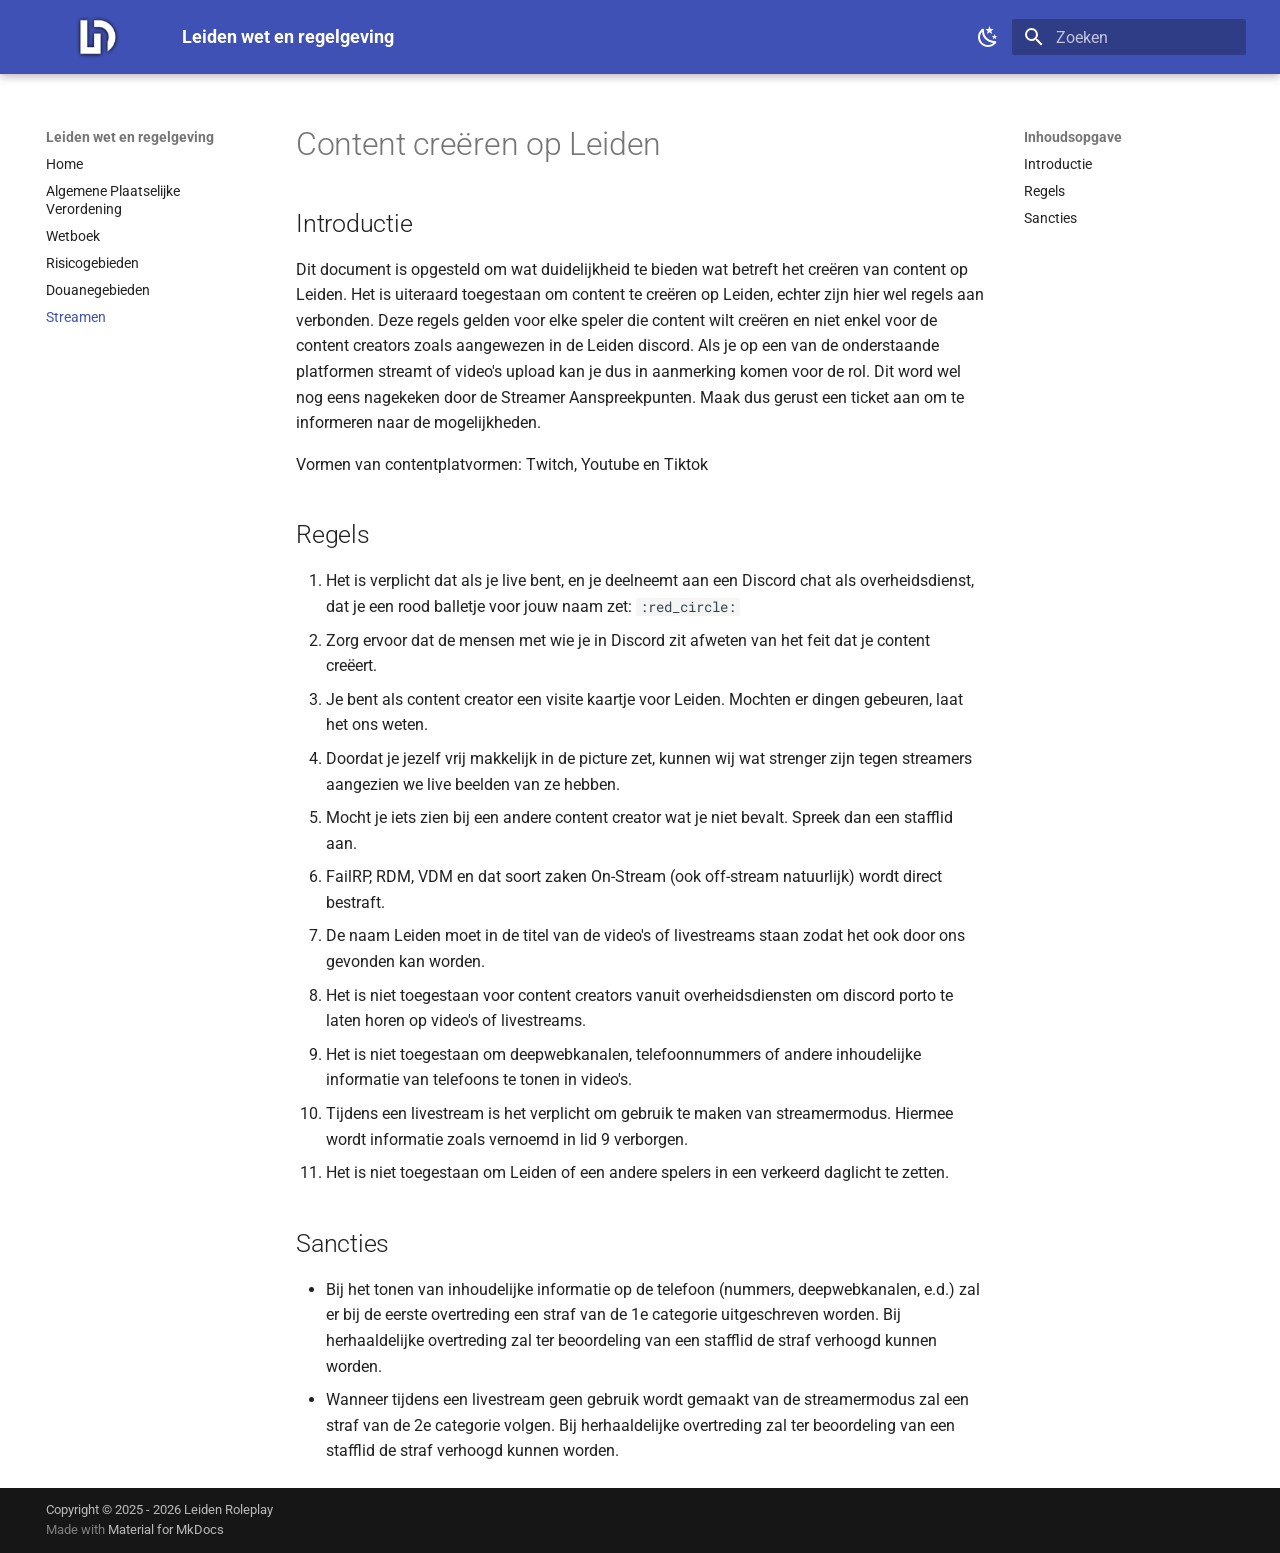
<file: streamen/index.html>
<!doctype html>
<html lang="nl" class="no-js">
  <head>
    
      <meta charset="utf-8">
      <meta name="viewport" content="width=device-width,initial-scale=1">
      
        <meta name="description" content="Wet en regelgeving van Leiden Roleplay">
      
      
        <meta name="author" content="LeidenRP">
      
      
        <link rel="canonical" href="https://apv.leidenrp.nl/streamen/">
      
      
        <link rel="prev" href="../douanegebieden/">
      
      
      
        
      
      
      <link rel="icon" href="../img/lrplogos/lrpBasic.png">
      <meta name="generator" content="mkdocs-1.6.1, mkdocs-material-9.7.6">
    
    
      
        <title>Streamen - Leiden wet en regelgeving</title>
      
    
    
      <link rel="stylesheet" href="../assets/stylesheets/main.484c7ddc.min.css">
      
        
        <link rel="stylesheet" href="../assets/stylesheets/palette.ab4e12ef.min.css">
      
      


    
    
      
    
    
      
        
        
        <link rel="preconnect" href="https://fonts.gstatic.com" crossorigin>
        <link rel="stylesheet" href="https://fonts.googleapis.com/css?family=Roboto:300,300i,400,400i,700,700i%7CRoboto+Mono:400,400i,700,700i&display=fallback">
        <style>:root{--md-text-font:"Roboto";--md-code-font:"Roboto Mono"}</style>
      
    
    
      <link rel="stylesheet" href="../css/extra.css">
    
    <script>__md_scope=new URL("..",location),__md_hash=e=>[...e].reduce(((e,_)=>(e<<5)-e+_.charCodeAt(0)),0),__md_get=(e,_=localStorage,t=__md_scope)=>JSON.parse(_.getItem(t.pathname+"."+e)),__md_set=(e,_,t=localStorage,a=__md_scope)=>{try{t.setItem(a.pathname+"."+e,JSON.stringify(_))}catch(e){}}</script>
    
      

    
    
  </head>
  
  
    
    
      
    
    
    
    
    <body dir="ltr" data-md-color-scheme="default" data-md-color-primary="indigo" data-md-color-accent="indigo">
  
    
    <input class="md-toggle" data-md-toggle="drawer" type="checkbox" id="__drawer" autocomplete="off">
    <input class="md-toggle" data-md-toggle="search" type="checkbox" id="__search" autocomplete="off">
    <label class="md-overlay" for="__drawer"></label>
    <div data-md-component="skip">
      
        
        <a href="#content-creeren-op-leiden" class="md-skip">
          Ga naar inhoud
        </a>
      
    </div>
    <div data-md-component="announce">
      
    </div>
    
    
      

  

<header class="md-header md-header--shadow" data-md-component="header">
  <nav class="md-header__inner md-grid" aria-label="Header">
    <a href=".." title="Leiden wet en regelgeving" class="md-header__button md-logo" aria-label="Leiden wet en regelgeving" data-md-component="logo">
      
  <img src="../img/lrplogos/lrpBasic.png" alt="logo">

    </a>
    <label class="md-header__button md-icon" for="__drawer">
      
      <svg xmlns="http://www.w3.org/2000/svg" viewBox="0 0 24 24"><path d="M3 6h18v2H3zm0 5h18v2H3zm0 5h18v2H3z"/></svg>
    </label>
    <div class="md-header__title" data-md-component="header-title">
      <div class="md-header__ellipsis">
        <div class="md-header__topic">
          <span class="md-ellipsis">
            Leiden wet en regelgeving
          </span>
        </div>
        <div class="md-header__topic" data-md-component="header-topic">
          <span class="md-ellipsis">
            
              Streamen
            
          </span>
        </div>
      </div>
    </div>
    
      
        <form class="md-header__option" data-md-component="palette">
  
    
    
    
    <input class="md-option" data-md-color-media="(prefers-color-scheme: light)" data-md-color-scheme="default" data-md-color-primary="indigo" data-md-color-accent="indigo"  aria-label="Switch to dark mode"  type="radio" name="__palette" id="__palette_0">
    
      <label class="md-header__button md-icon" title="Switch to dark mode" for="__palette_1" hidden>
        <svg xmlns="http://www.w3.org/2000/svg" viewBox="0 0 24 24"><path d="m17.75 4.09-2.53 1.94.91 3.06-2.63-1.81-2.63 1.81.91-3.06-2.53-1.94L12.44 4l1.06-3 1.06 3zm3.5 6.91-1.64 1.25.59 1.98-1.7-1.17-1.7 1.17.59-1.98L15.75 11l2.06-.05L18.5 9l.69 1.95zm-2.28 4.95c.83-.08 1.72 1.1 1.19 1.85-.32.45-.66.87-1.08 1.27C15.17 23 8.84 23 4.94 19.07c-3.91-3.9-3.91-10.24 0-14.14.4-.4.82-.76 1.27-1.08.75-.53 1.93.36 1.85 1.19-.27 2.86.69 5.83 2.89 8.02a9.96 9.96 0 0 0 8.02 2.89m-1.64 2.02a12.08 12.08 0 0 1-7.8-3.47c-2.17-2.19-3.33-5-3.49-7.82-2.81 3.14-2.7 7.96.31 10.98 3.02 3.01 7.84 3.12 10.98.31"/></svg>
      </label>
    
  
    
    
    
    <input class="md-option" data-md-color-media="(prefers-color-scheme: dark)" data-md-color-scheme="slate" data-md-color-primary="indigo" data-md-color-accent="indigo"  aria-label="Switch to system preference"  type="radio" name="__palette" id="__palette_1">
    
      <label class="md-header__button md-icon" title="Switch to system preference" for="__palette_0" hidden>
        <svg xmlns="http://www.w3.org/2000/svg" viewBox="0 0 24 24"><path d="M12 7a5 5 0 0 1 5 5 5 5 0 0 1-5 5 5 5 0 0 1-5-5 5 5 0 0 1 5-5m0 2a3 3 0 0 0-3 3 3 3 0 0 0 3 3 3 3 0 0 0 3-3 3 3 0 0 0-3-3m0-7 2.39 3.42C13.65 5.15 12.84 5 12 5s-1.65.15-2.39.42zM3.34 7l4.16-.35A7.2 7.2 0 0 0 5.94 8.5c-.44.74-.69 1.5-.83 2.29zm.02 10 1.76-3.77a7.131 7.131 0 0 0 2.38 4.14zM20.65 7l-1.77 3.79a7.02 7.02 0 0 0-2.38-4.15zm-.01 10-4.14.36c.59-.51 1.12-1.14 1.54-1.86.42-.73.69-1.5.83-2.29zM12 22l-2.41-3.44c.74.27 1.55.44 2.41.44.82 0 1.63-.17 2.37-.44z"/></svg>
      </label>
    
  
</form>
      
    
    
      <script>var palette=__md_get("__palette");if(palette&&palette.color){if("(prefers-color-scheme)"===palette.color.media){var media=matchMedia("(prefers-color-scheme: light)"),input=document.querySelector(media.matches?"[data-md-color-media='(prefers-color-scheme: light)']":"[data-md-color-media='(prefers-color-scheme: dark)']");palette.color.media=input.getAttribute("data-md-color-media"),palette.color.scheme=input.getAttribute("data-md-color-scheme"),palette.color.primary=input.getAttribute("data-md-color-primary"),palette.color.accent=input.getAttribute("data-md-color-accent")}for(var[key,value]of Object.entries(palette.color))document.body.setAttribute("data-md-color-"+key,value)}</script>
    
    
    
      
      
        <label class="md-header__button md-icon" for="__search">
          
          <svg xmlns="http://www.w3.org/2000/svg" viewBox="0 0 24 24"><path d="M9.5 3A6.5 6.5 0 0 1 16 9.5c0 1.61-.59 3.09-1.56 4.23l.27.27h.79l5 5-1.5 1.5-5-5v-.79l-.27-.27A6.52 6.52 0 0 1 9.5 16 6.5 6.5 0 0 1 3 9.5 6.5 6.5 0 0 1 9.5 3m0 2C7 5 5 7 5 9.5S7 14 9.5 14 14 12 14 9.5 12 5 9.5 5"/></svg>
        </label>
        <div class="md-search" data-md-component="search" role="dialog">
  <label class="md-search__overlay" for="__search"></label>
  <div class="md-search__inner" role="search">
    <form class="md-search__form" name="search">
      <input type="text" class="md-search__input" name="query" aria-label="Zoeken" placeholder="Zoeken" autocapitalize="off" autocorrect="off" autocomplete="off" spellcheck="false" data-md-component="search-query" required>
      <label class="md-search__icon md-icon" for="__search">
        
        <svg xmlns="http://www.w3.org/2000/svg" viewBox="0 0 24 24"><path d="M9.5 3A6.5 6.5 0 0 1 16 9.5c0 1.61-.59 3.09-1.56 4.23l.27.27h.79l5 5-1.5 1.5-5-5v-.79l-.27-.27A6.52 6.52 0 0 1 9.5 16 6.5 6.5 0 0 1 3 9.5 6.5 6.5 0 0 1 9.5 3m0 2C7 5 5 7 5 9.5S7 14 9.5 14 14 12 14 9.5 12 5 9.5 5"/></svg>
        
        <svg xmlns="http://www.w3.org/2000/svg" viewBox="0 0 24 24"><path d="M20 11v2H8l5.5 5.5-1.42 1.42L4.16 12l7.92-7.92L13.5 5.5 8 11z"/></svg>
      </label>
      <nav class="md-search__options" aria-label="Zoeken">
        
        <button type="reset" class="md-search__icon md-icon" title="Leegmaken" aria-label="Leegmaken" tabindex="-1">
          
          <svg xmlns="http://www.w3.org/2000/svg" viewBox="0 0 24 24"><path d="M19 6.41 17.59 5 12 10.59 6.41 5 5 6.41 10.59 12 5 17.59 6.41 19 12 13.41 17.59 19 19 17.59 13.41 12z"/></svg>
        </button>
      </nav>
      
    </form>
    <div class="md-search__output">
      <div class="md-search__scrollwrap" tabindex="0" data-md-scrollfix>
        <div class="md-search-result" data-md-component="search-result">
          <div class="md-search-result__meta">
            Zoeken initialiseren
          </div>
          <ol class="md-search-result__list" role="presentation"></ol>
        </div>
      </div>
    </div>
  </div>
</div>
      
    
    
  </nav>
  
</header>
    
    <div class="md-container" data-md-component="container">
      
      
        
          
        
      
      <main class="md-main" data-md-component="main">
        <div class="md-main__inner md-grid">
          
            
              
              <div class="md-sidebar md-sidebar--primary" data-md-component="sidebar" data-md-type="navigation" >
                <div class="md-sidebar__scrollwrap">
                  <div class="md-sidebar__inner">
                    



<nav class="md-nav md-nav--primary" aria-label="Navigatie" data-md-level="0">
  <label class="md-nav__title" for="__drawer">
    <a href=".." title="Leiden wet en regelgeving" class="md-nav__button md-logo" aria-label="Leiden wet en regelgeving" data-md-component="logo">
      
  <img src="../img/lrplogos/lrpBasic.png" alt="logo">

    </a>
    Leiden wet en regelgeving
  </label>
  
  <ul class="md-nav__list" data-md-scrollfix>
    
      
      
  
  
  
  
    <li class="md-nav__item">
      <a href=".." class="md-nav__link">
        
  
  
  <span class="md-ellipsis">
    
  
    Home
  

    
  </span>
  
  

      </a>
    </li>
  

    
      
      
  
  
  
  
    <li class="md-nav__item">
      <a href="../apv/" class="md-nav__link">
        
  
  
  <span class="md-ellipsis">
    
  
    Algemene Plaatselijke Verordening
  

    
  </span>
  
  

      </a>
    </li>
  

    
      
      
  
  
  
  
    <li class="md-nav__item">
      <a href="../wetboek/" class="md-nav__link">
        
  
  
  <span class="md-ellipsis">
    
  
    Wetboek
  

    
  </span>
  
  

      </a>
    </li>
  

    
      
      
  
  
  
  
    <li class="md-nav__item">
      <a href="../risico-gebieden/" class="md-nav__link">
        
  
  
  <span class="md-ellipsis">
    
  
    Risicogebieden
  

    
  </span>
  
  

      </a>
    </li>
  

    
      
      
  
  
  
  
    <li class="md-nav__item">
      <a href="../douanegebieden/" class="md-nav__link">
        
  
  
  <span class="md-ellipsis">
    
  
    Douanegebieden
  

    
  </span>
  
  

      </a>
    </li>
  

    
      
      
  
  
    
  
  
  
    <li class="md-nav__item md-nav__item--active">
      
      <input class="md-nav__toggle md-toggle" type="checkbox" id="__toc">
      
      
        
      
      
        <label class="md-nav__link md-nav__link--active" for="__toc">
          
  
  
  <span class="md-ellipsis">
    
  
    Streamen
  

    
  </span>
  
  

          <span class="md-nav__icon md-icon"></span>
        </label>
      
      <a href="./" class="md-nav__link md-nav__link--active">
        
  
  
  <span class="md-ellipsis">
    
  
    Streamen
  

    
  </span>
  
  

      </a>
      
        

<nav class="md-nav md-nav--secondary" aria-label="Inhoudsopgave">
  
  
  
    
  
  
    <label class="md-nav__title" for="__toc">
      <span class="md-nav__icon md-icon"></span>
      Inhoudsopgave
    </label>
    <ul class="md-nav__list" data-md-component="toc" data-md-scrollfix>
      
        <li class="md-nav__item">
  <a href="#introductie" class="md-nav__link">
    <span class="md-ellipsis">
      
        Introductie
      
    </span>
  </a>
  
</li>
      
        <li class="md-nav__item">
  <a href="#regels" class="md-nav__link">
    <span class="md-ellipsis">
      
        Regels
      
    </span>
  </a>
  
</li>
      
        <li class="md-nav__item">
  <a href="#sancties" class="md-nav__link">
    <span class="md-ellipsis">
      
        Sancties
      
    </span>
  </a>
  
</li>
      
    </ul>
  
</nav>
      
    </li>
  

    
  </ul>
</nav>
                  </div>
                </div>
              </div>
            
            
              
              <div class="md-sidebar md-sidebar--secondary" data-md-component="sidebar" data-md-type="toc" >
                <div class="md-sidebar__scrollwrap">
                  <div class="md-sidebar__inner">
                    

<nav class="md-nav md-nav--secondary" aria-label="Inhoudsopgave">
  
  
  
    
  
  
    <label class="md-nav__title" for="__toc">
      <span class="md-nav__icon md-icon"></span>
      Inhoudsopgave
    </label>
    <ul class="md-nav__list" data-md-component="toc" data-md-scrollfix>
      
        <li class="md-nav__item">
  <a href="#introductie" class="md-nav__link">
    <span class="md-ellipsis">
      
        Introductie
      
    </span>
  </a>
  
</li>
      
        <li class="md-nav__item">
  <a href="#regels" class="md-nav__link">
    <span class="md-ellipsis">
      
        Regels
      
    </span>
  </a>
  
</li>
      
        <li class="md-nav__item">
  <a href="#sancties" class="md-nav__link">
    <span class="md-ellipsis">
      
        Sancties
      
    </span>
  </a>
  
</li>
      
    </ul>
  
</nav>
                  </div>
                </div>
              </div>
            
          
          
            <div class="md-content" data-md-component="content">
              
              <article class="md-content__inner md-typeset">
                
                  



<h1 id="content-creeren-op-leiden">Content creëren op Leiden</h1>
<h2 id="introductie">Introductie</h2>
<p>Dit document is opgesteld om wat duidelijkheid te bieden wat betreft het creëren van content op Leiden. Het is uiteraard toegestaan om content te creëren op Leiden, echter zijn hier wel regels aan verbonden. Deze regels gelden voor elke speler die content wilt creëren en niet enkel voor de content creators zoals aangewezen in de Leiden discord. Als je op een van de onderstaande platformen streamt of video's upload kan je dus in aanmerking komen voor de rol. Dit word wel nog eens nagekeken door de Streamer Aanspreekpunten. Maak dus gerust een ticket aan om te informeren naar de mogelijkheden.</p>
<p>Vormen van contentplatvormen:
Twitch, Youtube en Tiktok</p>
<h2 id="regels">Regels</h2>
<ol>
<li>Het is verplicht dat als je live bent, en je deelneemt aan een Discord chat als overheidsdienst, dat je een rood balletje voor jouw naam zet: <code>:red_circle:</code></li>
<li>Zorg ervoor dat de mensen met wie je in Discord zit afweten van het feit dat je content creëert.</li>
<li>Je bent als content creator een visite kaartje voor Leiden. Mochten er dingen gebeuren, laat het ons weten.</li>
<li>Doordat je jezelf vrij makkelijk in de picture zet, kunnen wij wat strenger zijn tegen streamers aangezien we live beelden van ze hebben.</li>
<li>Mocht je iets zien bij een andere content creator wat je niet bevalt. Spreek dan een stafflid aan.</li>
<li>FailRP, RDM, VDM en dat soort zaken On-Stream (ook off-stream natuurlijk) wordt direct bestraft.</li>
<li>De naam Leiden moet in de titel van de video's of livestreams staan zodat het ook door ons gevonden kan worden.</li>
<li>Het is niet toegestaan voor content creators vanuit overheidsdiensten om discord porto te laten horen op video's of livestreams.</li>
<li>Het is niet toegestaan om deepwebkanalen, telefoonnummers of andere inhoudelijke informatie van telefoons te tonen in video's.</li>
<li>Tijdens een livestream is het verplicht om gebruik te maken van streamermodus. Hiermee wordt informatie zoals vernoemd in lid 9 verborgen.  </li>
<li>Het is niet toegestaan om Leiden of een andere spelers in een verkeerd daglicht te zetten.</li>
</ol>
<h2 id="sancties">Sancties</h2>
<ul>
<li>Bij het tonen van inhoudelijke informatie op de telefoon (nummers, deepwebkanalen, e.d.) zal er bij de eerste overtreding een straf van de 1e categorie uitgeschreven worden. Bij herhaaldelijke overtreding zal ter beoordeling van een stafflid de straf verhoogd kunnen worden.</li>
<li>Wanneer tijdens een livestream geen gebruik wordt gemaakt van de streamermodus zal een straf van de 2e categorie volgen. Bij herhaaldelijke overtreding zal ter beoordeling van een stafflid de straf verhoogd kunnen worden.</li>
</ul>












                
              </article>
            </div>
          
          
<script>var target=document.getElementById(location.hash.slice(1));target&&target.name&&(target.checked=target.name.startsWith("__tabbed_"))</script>
        </div>
        
      </main>
      
        <footer class="md-footer">
  
  <div class="md-footer-meta md-typeset">
    <div class="md-footer-meta__inner md-grid">
      <div class="md-copyright">
  
    <div class="md-copyright__highlight">
      Copyright &copy; 2025 - 2026 Leiden Roleplay
    </div>
  
  
    Made with
    <a href="https://squidfunk.github.io/mkdocs-material/" target="_blank" rel="noopener">
      Material for MkDocs
    </a>
  
</div>
      
    </div>
  </div>
</footer>
      
    </div>
    <div class="md-dialog" data-md-component="dialog">
      <div class="md-dialog__inner md-typeset"></div>
    </div>
    
    
    
      
      
      <script id="__config" type="application/json">{"annotate": null, "base": "..", "features": ["navigation.instant", "navigation.tracking", "navigation.indexes", "header.autohide", "toc.follow"], "search": "../assets/javascripts/workers/search.2c215733.min.js", "tags": null, "translations": {"clipboard.copied": "Gekopieerd naar klembord", "clipboard.copy": "Kopi\u00ebren naar klembord", "search.result.more.one": "1 extra overeenkomst op deze pagina", "search.result.more.other": "# extra overeenkomsten op deze pagina", "search.result.none": "Geen overeenkomende documenten", "search.result.one": "1 overeenkomende document", "search.result.other": "# overeenkomende documenten", "search.result.placeholder": "Typ om te beginnen met zoeken", "search.result.term.missing": "Ontbreekt", "select.version": "Selecteer versie"}, "version": null}</script>
    
    
      <script src="../assets/javascripts/bundle.79ae519e.min.js"></script>
      
    
  </body>
</html>
</file>
<file: css/extra.css>
.md-header__button.md-logo img {
    height: 2.5rem;  
    width: auto;
}
</file>
<file: assets/stylesheets/main.484c7ddc.min.css>
@charset "UTF-8";html{-webkit-text-size-adjust:none;-moz-text-size-adjust:none;text-size-adjust:none;box-sizing:border-box}*,:after,:before{box-sizing:inherit}@media (prefers-reduced-motion){*,:after,:before{transition:none!important}}body{margin:0}a,button,input,label{-webkit-tap-highlight-color:transparent}a{color:inherit;text-decoration:none}hr{border:0;box-sizing:initial;display:block;height:.05rem;overflow:visible;padding:0}small{font-size:80%}sub,sup{line-height:1em}img{border-style:none}table{border-collapse:initial;border-spacing:0}td,th{font-weight:400;vertical-align:top}button{background:#0000;border:0;font-family:inherit;font-size:inherit;margin:0;padding:0}input{border:0;outline:none}:root{--md-primary-fg-color:#4051b5;--md-primary-fg-color--light:#5d6cc0;--md-primary-fg-color--dark:#303fa1;--md-primary-bg-color:#fff;--md-primary-bg-color--light:#ffffffb3;--md-accent-fg-color:#526cfe;--md-accent-fg-color--transparent:#526cfe1a;--md-accent-bg-color:#fff;--md-accent-bg-color--light:#ffffffb3}[data-md-color-scheme=default]{color-scheme:light}[data-md-color-scheme=default] img[src$="#gh-dark-mode-only"],[data-md-color-scheme=default] img[src$="#only-dark"]{display:none}:root,[data-md-color-scheme=default]{--md-hue:225deg;--md-default-fg-color:#000000de;--md-default-fg-color--light:#0000008a;--md-default-fg-color--lighter:#00000052;--md-default-fg-color--lightest:#00000012;--md-default-bg-color:#fff;--md-default-bg-color--light:#ffffffb3;--md-default-bg-color--lighter:#ffffff4d;--md-default-bg-color--lightest:#ffffff1f;--md-code-fg-color:#36464e;--md-code-bg-color:#f5f5f5;--md-code-bg-color--light:#f5f5f5b3;--md-code-bg-color--lighter:#f5f5f54d;--md-code-hl-color:#4287ff;--md-code-hl-color--light:#4287ff1a;--md-code-hl-number-color:#d52a2a;--md-code-hl-special-color:#db1457;--md-code-hl-function-color:#a846b9;--md-code-hl-constant-color:#6e59d9;--md-code-hl-keyword-color:#3f6ec6;--md-code-hl-string-color:#1c7d4d;--md-code-hl-name-color:var(--md-code-fg-color);--md-code-hl-operator-color:var(--md-default-fg-color--light);--md-code-hl-punctuation-color:var(--md-default-fg-color--light);--md-code-hl-comment-color:var(--md-default-fg-color--light);--md-code-hl-generic-color:var(--md-default-fg-color--light);--md-code-hl-variable-color:var(--md-default-fg-color--light);--md-typeset-color:var(--md-default-fg-color);--md-typeset-a-color:var(--md-primary-fg-color);--md-typeset-del-color:#f5503d26;--md-typeset-ins-color:#0bd57026;--md-typeset-kbd-color:#fafafa;--md-typeset-kbd-accent-color:#fff;--md-typeset-kbd-border-color:#b8b8b8;--md-typeset-mark-color:#ffff0080;--md-typeset-table-color:#0000001f;--md-typeset-table-color--light:rgba(0,0,0,.035);--md-admonition-fg-color:var(--md-default-fg-color);--md-admonition-bg-color:var(--md-default-bg-color);--md-warning-fg-color:#000000de;--md-warning-bg-color:#ff9;--md-footer-fg-color:#fff;--md-footer-fg-color--light:#ffffffb3;--md-footer-fg-color--lighter:#ffffff73;--md-footer-bg-color:#000000de;--md-footer-bg-color--dark:#00000052;--md-shadow-z1:0 0.2rem 0.5rem #0000000d,0 0 0.05rem #0000001a;--md-shadow-z2:0 0.2rem 0.5rem #0000001a,0 0 0.05rem #00000040;--md-shadow-z3:0 0.2rem 0.5rem #0003,0 0 0.05rem #00000059}.md-icon svg{fill:currentcolor;display:block;height:1.2rem;width:1.2rem}body{-webkit-font-smoothing:antialiased;-moz-osx-font-smoothing:grayscale;--md-text-font-family:var(--md-text-font,_),-apple-system,BlinkMacSystemFont,Helvetica,Arial,sans-serif;--md-code-font-family:var(--md-code-font,_),SFMono-Regular,Consolas,Menlo,monospace}aside,body,input{font-feature-settings:"kern","liga";color:var(--md-typeset-color);font-family:var(--md-text-font-family)}code,kbd,pre{font-feature-settings:"kern";font-family:var(--md-code-font-family)}:root{--md-typeset-table-sort-icon:url('data:image/svg+xml;charset=utf-8,<svg xmlns="http://www.w3.org/2000/svg" viewBox="0 0 24 24"><path d="m18 21-4-4h3V7h-3l4-4 4 4h-3v10h3M2 19v-2h10v2M2 13v-2h7v2M2 7V5h4v2z"/></svg>');--md-typeset-table-sort-icon--asc:url('data:image/svg+xml;charset=utf-8,<svg xmlns="http://www.w3.org/2000/svg" viewBox="0 0 24 24"><path d="M19 17h3l-4 4-4-4h3V3h2M2 17h10v2H2M6 5v2H2V5m0 6h7v2H2z"/></svg>');--md-typeset-table-sort-icon--desc:url('data:image/svg+xml;charset=utf-8,<svg xmlns="http://www.w3.org/2000/svg" viewBox="0 0 24 24"><path d="M19 7h3l-4-4-4 4h3v14h2M2 17h10v2H2M6 5v2H2V5m0 6h7v2H2z"/></svg>')}.md-typeset{-webkit-print-color-adjust:exact;color-adjust:exact;font-size:.8rem;line-height:1.6;overflow-wrap:break-word}@media print{.md-typeset{font-size:.68rem}}.md-typeset blockquote,.md-typeset dl,.md-typeset figure,.md-typeset ol,.md-typeset pre,.md-typeset ul{margin-bottom:1em;margin-top:1em}.md-typeset h1{color:var(--md-default-fg-color--light);font-size:2em;line-height:1.3;margin:0 0 1.25em}.md-typeset h1,.md-typeset h2{font-weight:300;letter-spacing:-.01em}.md-typeset h2{font-size:1.5625em;line-height:1.4;margin:1.6em 0 .64em}.md-typeset h3{font-size:1.25em;font-weight:400;letter-spacing:-.01em;line-height:1.5;margin:1.6em 0 .8em}.md-typeset h2+h3{margin-top:.8em}.md-typeset h4{font-weight:700;letter-spacing:-.01em;margin:1em 0}.md-typeset h5,.md-typeset h6{color:var(--md-default-fg-color--light);font-size:.8em;font-weight:700;letter-spacing:-.01em;margin:1.25em 0}.md-typeset h5{text-transform:uppercase}.md-typeset h5 code{text-transform:none}.md-typeset hr{border-bottom:.05rem solid var(--md-default-fg-color--lightest);display:flow-root;margin:1.5em 0}.md-typeset a{color:var(--md-typeset-a-color);word-break:break-word}.md-typeset a,.md-typeset a:before{transition:color 125ms}.md-typeset a:focus,.md-typeset a:hover{color:var(--md-accent-fg-color)}.md-typeset a:focus code,.md-typeset a:hover code{background-color:var(--md-accent-fg-color--transparent);color:var(--md-accent-fg-color)}.md-typeset a code{color:var(--md-typeset-a-color)}.md-typeset a.focus-visible{outline-color:var(--md-accent-fg-color);outline-offset:.2rem}.md-typeset code,.md-typeset kbd,.md-typeset pre{color:var(--md-code-fg-color);direction:ltr;font-variant-ligatures:none;transition:background-color 125ms}@media print{.md-typeset code,.md-typeset kbd,.md-typeset pre{white-space:pre-wrap}}.md-typeset code{background-color:var(--md-code-bg-color);border-radius:.1rem;-webkit-box-decoration-break:clone;box-decoration-break:clone;font-size:.85em;padding:0 .2941176471em;transition:color 125ms,background-color 125ms;word-break:break-word}.md-typeset code:not(.focus-visible){-webkit-tap-highlight-color:transparent;outline:none}.md-typeset pre{display:flow-root;line-height:1.4;position:relative}.md-typeset pre>code{-webkit-box-decoration-break:slice;box-decoration-break:slice;box-shadow:none;display:block;margin:0;outline-color:var(--md-accent-fg-color);overflow:auto;padding:.7720588235em 1.1764705882em;scrollbar-color:var(--md-default-fg-color--lighter) #0000;scrollbar-width:thin;touch-action:auto;word-break:normal}.md-typeset pre>code:hover{scrollbar-color:var(--md-accent-fg-color) #0000}.md-typeset pre>code::-webkit-scrollbar{height:.2rem;width:.2rem}.md-typeset pre>code::-webkit-scrollbar-thumb{background-color:var(--md-default-fg-color--lighter)}.md-typeset pre>code::-webkit-scrollbar-thumb:hover{background-color:var(--md-accent-fg-color)}.md-typeset kbd{background-color:var(--md-typeset-kbd-color);border-radius:.1rem;box-shadow:0 .1rem 0 .05rem var(--md-typeset-kbd-border-color),0 .1rem 0 var(--md-typeset-kbd-border-color),0 -.1rem .2rem var(--md-typeset-kbd-accent-color) inset;color:var(--md-default-fg-color);display:inline-block;font-size:.75em;padding:0 .6666666667em;vertical-align:text-top;word-break:break-word}.md-typeset mark{background-color:var(--md-typeset-mark-color);-webkit-box-decoration-break:clone;box-decoration-break:clone;color:inherit;word-break:break-word}.md-typeset abbr{cursor:help;text-decoration:none}.md-typeset [data-preview],.md-typeset abbr{border-bottom:.05rem dotted var(--md-default-fg-color--light)}.md-typeset small{opacity:.75}[dir=ltr] .md-typeset sub,[dir=ltr] .md-typeset sup{margin-left:.078125em}[dir=rtl] .md-typeset sub,[dir=rtl] .md-typeset sup{margin-right:.078125em}[dir=ltr] .md-typeset blockquote{padding-left:.6rem}[dir=rtl] .md-typeset blockquote{padding-right:.6rem}[dir=ltr] .md-typeset blockquote{border-left:.2rem solid var(--md-default-fg-color--lighter)}[dir=rtl] .md-typeset blockquote{border-right:.2rem solid var(--md-default-fg-color--lighter)}.md-typeset blockquote{color:var(--md-default-fg-color--light);margin-left:0;margin-right:0}.md-typeset ul{list-style-type:disc}.md-typeset ul[type]{list-style-type:revert-layer}[dir=ltr] .md-typeset ol,[dir=ltr] .md-typeset ul{margin-left:.625em}[dir=rtl] .md-typeset ol,[dir=rtl] .md-typeset ul{margin-right:.625em}.md-typeset ol,.md-typeset ul{padding:0}.md-typeset ol:not([hidden]),.md-typeset ul:not([hidden]){display:flow-root}.md-typeset ol ol,.md-typeset ul ol{list-style-type:lower-alpha}.md-typeset ol ol ol,.md-typeset ul ol ol{list-style-type:lower-roman}.md-typeset ol ol ol ol,.md-typeset ul ol ol ol{list-style-type:upper-alpha}.md-typeset ol ol ol ol ol,.md-typeset ul ol ol ol ol{list-style-type:upper-roman}.md-typeset ol[type],.md-typeset ul[type]{list-style-type:revert-layer}[dir=ltr] .md-typeset ol li,[dir=ltr] .md-typeset ul li{margin-left:1.25em}[dir=rtl] .md-typeset ol li,[dir=rtl] .md-typeset ul li{margin-right:1.25em}.md-typeset ol li,.md-typeset ul li{margin-bottom:.5em}.md-typeset ol li blockquote,.md-typeset ol li p,.md-typeset ul li blockquote,.md-typeset ul li p{margin:.5em 0}.md-typeset ol li:last-child,.md-typeset ul li:last-child{margin-bottom:0}[dir=ltr] .md-typeset ol li ol,[dir=ltr] .md-typeset ol li ul,[dir=ltr] .md-typeset ul li ol,[dir=ltr] .md-typeset ul li ul{margin-left:.625em}[dir=rtl] .md-typeset ol li ol,[dir=rtl] .md-typeset ol li ul,[dir=rtl] .md-typeset ul li ol,[dir=rtl] .md-typeset ul li ul{margin-right:.625em}.md-typeset ol li ol,.md-typeset ol li ul,.md-typeset ul li ol,.md-typeset ul li ul{margin-bottom:.5em;margin-top:.5em}[dir=ltr] .md-typeset dd{margin-left:1.875em}[dir=rtl] .md-typeset dd{margin-right:1.875em}.md-typeset dd{margin-bottom:1.5em;margin-top:1em}.md-typeset img,.md-typeset svg,.md-typeset video{height:auto;max-width:100%}.md-typeset img[align=left]{margin:1em 1em 1em 0}.md-typeset img[align=right]{margin:1em 0 1em 1em}.md-typeset img[align]:only-child{margin-top:0}.md-typeset figure{display:flow-root;margin:1em auto;max-width:100%;text-align:center;width:fit-content}.md-typeset figure img{display:block;margin:0 auto}.md-typeset figcaption{font-style:italic;margin:1em auto;max-width:24rem}.md-typeset iframe{max-width:100%}.md-typeset table:not([class]){background-color:var(--md-default-bg-color);border:.05rem solid var(--md-typeset-table-color);border-radius:.1rem;display:inline-block;font-size:.64rem;max-width:100%;overflow:auto;touch-action:auto}@media print{.md-typeset table:not([class]){display:table}}.md-typeset table:not([class])+*{margin-top:1.5em}.md-typeset table:not([class]) td>:first-child,.md-typeset table:not([class]) th>:first-child{margin-top:0}.md-typeset table:not([class]) td>:last-child,.md-typeset table:not([class]) th>:last-child{margin-bottom:0}.md-typeset table:not([class]) td:not([align]),.md-typeset table:not([class]) th:not([align]){text-align:left}[dir=rtl] .md-typeset table:not([class]) td:not([align]),[dir=rtl] .md-typeset table:not([class]) th:not([align]){text-align:right}.md-typeset table:not([class]) th{font-weight:700;min-width:5rem;padding:.9375em 1.25em;vertical-align:top}.md-typeset table:not([class]) td{border-top:.05rem solid var(--md-typeset-table-color);padding:.9375em 1.25em;vertical-align:top}.md-typeset table:not([class]) tbody tr{transition:background-color 125ms}.md-typeset table:not([class]) tbody tr:hover{background-color:var(--md-typeset-table-color--light);box-shadow:0 .05rem 0 var(--md-default-bg-color) inset}.md-typeset table:not([class]) a{word-break:normal}.md-typeset table th[role=columnheader]{cursor:pointer}[dir=ltr] .md-typeset table th[role=columnheader]:after{margin-left:.5em}[dir=rtl] .md-typeset table th[role=columnheader]:after{margin-right:.5em}.md-typeset table th[role=columnheader]:after{content:"";display:inline-block;height:1.2em;-webkit-mask-image:var(--md-typeset-table-sort-icon);mask-image:var(--md-typeset-table-sort-icon);-webkit-mask-repeat:no-repeat;mask-repeat:no-repeat;-webkit-mask-size:contain;mask-size:contain;transition:background-color 125ms;vertical-align:text-bottom;width:1.2em}.md-typeset table th[role=columnheader]:hover:after{background-color:var(--md-default-fg-color--lighter)}.md-typeset table th[role=columnheader][aria-sort=ascending]:after{background-color:var(--md-default-fg-color--light);-webkit-mask-image:var(--md-typeset-table-sort-icon--asc);mask-image:var(--md-typeset-table-sort-icon--asc)}.md-typeset table th[role=columnheader][aria-sort=descending]:after{background-color:var(--md-default-fg-color--light);-webkit-mask-image:var(--md-typeset-table-sort-icon--desc);mask-image:var(--md-typeset-table-sort-icon--desc)}.md-typeset__scrollwrap{margin:1em -.8rem;overflow-x:auto;touch-action:auto}.md-typeset__table{display:inline-block;margin-bottom:.5em;padding:0 .8rem}@media print{.md-typeset__table{display:block}}html .md-typeset__table table{display:table;margin:0;overflow:hidden;width:100%}@media screen and (max-width:44.984375em){.md-content__inner>pre{margin:1em -.8rem}.md-content__inner>pre code{border-radius:0}}.md-typeset .md-author{border-radius:100%;display:block;flex-shrink:0;height:1.6rem;overflow:hidden;position:relative;transition:color 125ms,transform 125ms;width:1.6rem}.md-typeset .md-author img{display:block}.md-typeset .md-author--more{background:var(--md-default-fg-color--lightest);color:var(--md-default-fg-color--lighter);font-size:.6rem;font-weight:700;line-height:1.6rem;text-align:center}.md-typeset .md-author--long{height:2.4rem;width:2.4rem}.md-typeset a.md-author{transform:scale(1)}.md-typeset a.md-author img{border-radius:100%;filter:grayscale(100%) opacity(75%);transition:filter 125ms}.md-typeset a.md-author:focus,.md-typeset a.md-author:hover{transform:scale(1.1);z-index:1}.md-typeset a.md-author:focus img,.md-typeset a.md-author:hover img{filter:grayscale(0)}.md-banner{background-color:var(--md-footer-bg-color);color:var(--md-footer-fg-color);overflow:auto}@media print{.md-banner{display:none}}.md-banner--warning{background-color:var(--md-warning-bg-color);color:var(--md-warning-fg-color)}.md-banner__inner{font-size:.7rem;margin:.6rem auto;padding:0 .8rem}[dir=ltr] .md-banner__button{float:right}[dir=rtl] .md-banner__button{float:left}.md-banner__button{color:inherit;cursor:pointer;transition:opacity .25s}.no-js .md-banner__button{display:none}.md-banner__button:hover{opacity:.7}html{font-size:125%;height:100%;overflow-x:hidden}@media screen and (min-width:100em){html{font-size:137.5%}}@media screen and (min-width:125em){html{font-size:150%}}body{background-color:var(--md-default-bg-color);display:flex;flex-direction:column;font-size:.5rem;min-height:100%;position:relative;width:100%}@media print{body{display:block}}@media screen and (max-width:59.984375em){body[data-md-scrolllock]{position:fixed}}.md-grid{margin-left:auto;margin-right:auto;max-width:61rem}.md-container{display:flex;flex-direction:column;flex-grow:1}@media print{.md-container{display:block}}.md-main{flex-grow:1}.md-main__inner{display:flex;height:100%;margin-top:1.5rem}.md-ellipsis{overflow:hidden;text-overflow:ellipsis}.md-toggle{display:none}.md-option{height:0;opacity:0;position:absolute;width:0}.md-option:checked+label:not([hidden]){display:block}.md-option.focus-visible+label{outline-color:var(--md-accent-fg-color);outline-style:auto}.md-skip{background-color:var(--md-default-fg-color);border-radius:.1rem;color:var(--md-default-bg-color);font-size:.64rem;margin:.5rem;opacity:0;outline-color:var(--md-accent-fg-color);padding:.3rem .5rem;position:fixed;transform:translateY(.4rem);z-index:-1}.md-skip:focus{opacity:1;transform:translateY(0);transition:transform .25s cubic-bezier(.4,0,.2,1),opacity 175ms 75ms;z-index:10}@page{margin:25mm}:root{--md-clipboard-icon:url('data:image/svg+xml;charset=utf-8,<svg xmlns="http://www.w3.org/2000/svg" viewBox="0 0 24 24"><path d="M19 21H8V7h11m0-2H8a2 2 0 0 0-2 2v14a2 2 0 0 0 2 2h11a2 2 0 0 0 2-2V7a2 2 0 0 0-2-2m-3-4H4a2 2 0 0 0-2 2v14h2V3h12z"/></svg>')}.md-clipboard{border-radius:.1rem;color:var(--md-default-fg-color--lightest);cursor:pointer;height:1.5em;outline-color:var(--md-accent-fg-color);outline-offset:.1rem;transition:color .25s;width:1.5em;z-index:1}@media print{.md-clipboard{display:none}}.md-clipboard:not(.focus-visible){-webkit-tap-highlight-color:transparent;outline:none}:hover>.md-clipboard{color:var(--md-default-fg-color--light)}.md-clipboard:focus,.md-clipboard:hover{color:var(--md-accent-fg-color)}.md-clipboard:after{background-color:currentcolor;content:"";display:block;height:1.125em;margin:0 auto;-webkit-mask-image:var(--md-clipboard-icon);mask-image:var(--md-clipboard-icon);-webkit-mask-position:center;mask-position:center;-webkit-mask-repeat:no-repeat;mask-repeat:no-repeat;-webkit-mask-size:contain;mask-size:contain;width:1.125em}.md-clipboard--inline{cursor:pointer}.md-clipboard--inline code{transition:color .25s,background-color .25s}.md-clipboard--inline:focus code,.md-clipboard--inline:hover code{background-color:var(--md-accent-fg-color--transparent);color:var(--md-accent-fg-color)}:root{--md-code-select-icon:url('data:image/svg+xml;charset=utf-8,<svg xmlns="http://www.w3.org/2000/svg" viewBox="0 0 24 24"><path d="M19 19h-4v2h4c1.1 0 2-.9 2-2v-4h-2m0-12h-4v2h4v4h2V5c0-1.1-.9-2-2-2M5 5h4V3H5c-1.1 0-2 .9-2 2v4h2m0 6H3v4c0 1.1.9 2 2 2h4v-2H5zm2-4h2v2H7zm4 0h2v2h-2zm4 0h2v2h-2zM7 7h2v2H7zm4 0h2v2h-2zm4 0h2v2h-2zm-8 8h2v2H7zm4 0h2v2h-2zm4 0h2v2h-2z"/></svg>');--md-code-copy-icon:url('data:image/svg+xml;charset=utf-8,<svg xmlns="http://www.w3.org/2000/svg" viewBox="0 0 24 24"><path d="M19 21H8V7h11m0-2H8a2 2 0 0 0-2 2v14a2 2 0 0 0 2 2h11a2 2 0 0 0 2-2V7a2 2 0 0 0-2-2m-3-4H4a2 2 0 0 0-2 2v14h2V3h12z"/></svg>')}.md-typeset .md-code__content{display:grid}.md-code__nav{background-color:var(--md-code-bg-color--lighter);border-radius:.1rem;display:flex;gap:.2rem;padding:.2rem;position:absolute;right:.25em;top:.25em;transition:background-color .25s;z-index:1}:hover>.md-code__nav{background-color:var(--md-code-bg-color--light)}.md-code__button{color:var(--md-default-fg-color--lightest);cursor:pointer;display:block;height:1.5em;outline-color:var(--md-accent-fg-color);outline-offset:.1rem;transition:color .25s;width:1.5em}:hover>*>.md-code__button{color:var(--md-default-fg-color--light)}.md-code__button.focus-visible,.md-code__button:hover{color:var(--md-accent-fg-color)}.md-code__button--active{color:var(--md-default-fg-color)!important}.md-code__button:after{background-color:currentcolor;content:"";display:block;height:1.125em;margin:0 auto;-webkit-mask-position:center;mask-position:center;-webkit-mask-repeat:no-repeat;mask-repeat:no-repeat;-webkit-mask-size:contain;mask-size:contain;width:1.125em}.md-code__button[data-md-type=select]:after{-webkit-mask-image:var(--md-code-select-icon);mask-image:var(--md-code-select-icon)}.md-code__button[data-md-type=copy]:after{-webkit-mask-image:var(--md-code-copy-icon);mask-image:var(--md-code-copy-icon)}@keyframes consent{0%{opacity:0;transform:translateY(100%)}to{opacity:1;transform:translateY(0)}}@keyframes overlay{0%{opacity:0}to{opacity:1}}.md-consent__overlay{animation:overlay .25s both;-webkit-backdrop-filter:blur(.1rem);backdrop-filter:blur(.1rem);background-color:#0000008a;height:100%;opacity:1;position:fixed;top:0;width:100%;z-index:5}.md-consent__inner{animation:consent .5s cubic-bezier(.1,.7,.1,1) both;background-color:var(--md-default-bg-color);border:0;border-radius:.1rem;bottom:0;box-shadow:0 0 .2rem #0000001a,0 .2rem .4rem #0003;max-height:100%;overflow:auto;padding:0;position:fixed;width:100%;z-index:5}.md-consent__form{padding:.8rem}.md-consent__settings{display:none;margin:1em 0}input:checked+.md-consent__settings{display:block}.md-consent__controls{margin-bottom:.8rem}.md-typeset .md-consent__controls .md-button{display:inline}@media screen and (max-width:44.984375em){.md-typeset .md-consent__controls .md-button{display:block;margin-top:.4rem;text-align:center;width:100%}}.md-consent label{cursor:pointer}.md-content{flex-grow:1;min-width:0}.md-content__inner{margin:0 .8rem 1.2rem;padding-top:.6rem}@media screen and (min-width:76.25em){[dir=ltr] .md-sidebar--primary:not([hidden])~.md-content>.md-content__inner{margin-left:1.2rem}[dir=ltr] .md-sidebar--secondary:not([hidden])~.md-content>.md-content__inner,[dir=rtl] .md-sidebar--primary:not([hidden])~.md-content>.md-content__inner{margin-right:1.2rem}[dir=rtl] .md-sidebar--secondary:not([hidden])~.md-content>.md-content__inner{margin-left:1.2rem}}.md-content__inner:before{content:"";display:block;height:.4rem}.md-content__inner>:last-child{margin-bottom:0}[dir=ltr] .md-content__button{float:right}[dir=rtl] .md-content__button{float:left}[dir=ltr] .md-content__button{margin-left:.4rem}[dir=rtl] .md-content__button{margin-right:.4rem}.md-content__button{margin:.4rem 0;padding:0}@media print{.md-content__button{display:none}}.md-typeset .md-content__button{color:var(--md-default-fg-color--lighter)}.md-content__button svg{display:inline;vertical-align:top}[dir=rtl] .md-content__button svg{transform:scaleX(-1)}[dir=ltr] .md-dialog{right:.8rem}[dir=rtl] .md-dialog{left:.8rem}.md-dialog{background-color:var(--md-default-fg-color);border-radius:.1rem;bottom:.8rem;box-shadow:var(--md-shadow-z3);min-width:11.1rem;opacity:0;padding:.4rem .6rem;pointer-events:none;position:fixed;transform:translateY(100%);transition:transform 0ms .4s,opacity .4s;z-index:4}@media print{.md-dialog{display:none}}.md-dialog--active{opacity:1;pointer-events:auto;transform:translateY(0);transition:transform .4s cubic-bezier(.075,.85,.175,1),opacity .4s}.md-dialog__inner{color:var(--md-default-bg-color);font-size:.7rem}.md-feedback{margin:2em 0 1em;text-align:center}.md-feedback fieldset{border:none;margin:0;padding:0}.md-feedback__title{font-weight:700;margin:1em auto}.md-feedback__inner{position:relative}.md-feedback__list{display:flex;flex-wrap:wrap;place-content:baseline center;position:relative}.md-feedback__list:hover .md-icon:not(:disabled){color:var(--md-default-fg-color--lighter)}:disabled .md-feedback__list{min-height:1.8rem}.md-feedback__icon{color:var(--md-default-fg-color--light);cursor:pointer;flex-shrink:0;margin:0 .1rem;transition:color 125ms}.md-feedback__icon:not(:disabled).md-icon:hover{color:var(--md-accent-fg-color)}.md-feedback__icon:disabled{color:var(--md-default-fg-color--lightest);pointer-events:none}.md-feedback__note{opacity:0;position:relative;transform:translateY(.4rem);transition:transform .4s cubic-bezier(.1,.7,.1,1),opacity .15s}.md-feedback__note>*{margin:0 auto;max-width:16rem}:disabled .md-feedback__note{opacity:1;transform:translateY(0)}@media print{.md-feedback{display:none}}.md-footer{background-color:var(--md-footer-bg-color);color:var(--md-footer-fg-color)}@media print{.md-footer{display:none}}.md-footer__inner{justify-content:space-between;overflow:auto;padding:.2rem}.md-footer__inner:not([hidden]){display:flex}.md-footer__link{align-items:end;display:flex;flex-grow:0.01;margin-bottom:.4rem;margin-top:1rem;max-width:100%;outline-color:var(--md-accent-fg-color);overflow:hidden;transition:opacity .25s}.md-footer__link:focus,.md-footer__link:hover{opacity:.7}[dir=rtl] .md-footer__link svg{transform:scaleX(-1)}@media screen and (max-width:44.984375em){.md-footer__link--prev{flex-shrink:0}.md-footer__link--prev .md-footer__title{display:none}}[dir=ltr] .md-footer__link--next{margin-left:auto}[dir=rtl] .md-footer__link--next{margin-right:auto}.md-footer__link--next{text-align:right}[dir=rtl] .md-footer__link--next{text-align:left}.md-footer__title{flex-grow:1;font-size:.9rem;margin-bottom:.7rem;max-width:calc(100% - 2.4rem);padding:0 1rem;white-space:nowrap}.md-footer__button{margin:.2rem;padding:.4rem}.md-footer__direction{font-size:.64rem;opacity:.7}.md-footer-meta{background-color:var(--md-footer-bg-color--dark)}.md-footer-meta__inner{display:flex;flex-wrap:wrap;justify-content:space-between;padding:.2rem}html .md-footer-meta.md-typeset a{color:var(--md-footer-fg-color--light)}html .md-footer-meta.md-typeset a:focus,html .md-footer-meta.md-typeset a:hover{color:var(--md-footer-fg-color)}.md-copyright{color:var(--md-footer-fg-color--lighter);font-size:.64rem;margin:auto .6rem;padding:.4rem 0;width:100%}@media screen and (min-width:45em){.md-copyright{width:auto}}.md-copyright__highlight{color:var(--md-footer-fg-color--light)}.md-social{display:inline-flex;gap:.2rem;margin:0 .4rem;padding:.2rem 0 .6rem}@media screen and (min-width:45em){.md-social{padding:.6rem 0}}.md-social__link{display:inline-block;height:1.6rem;text-align:center;width:1.6rem}.md-social__link:before{line-height:1.9}.md-social__link svg{fill:currentcolor;max-height:.8rem;vertical-align:-25%}.md-typeset .md-button{border:.1rem solid;border-radius:.1rem;color:var(--md-primary-fg-color);cursor:pointer;display:inline-block;font-weight:700;padding:.625em 2em;transition:color 125ms,background-color 125ms,border-color 125ms}.md-typeset .md-button--primary{background-color:var(--md-primary-fg-color);border-color:var(--md-primary-fg-color);color:var(--md-primary-bg-color)}.md-typeset .md-button:focus,.md-typeset .md-button:hover{background-color:var(--md-accent-fg-color);border-color:var(--md-accent-fg-color);color:var(--md-accent-bg-color)}[dir=ltr] .md-typeset .md-input{border-top-left-radius:.1rem}[dir=ltr] .md-typeset .md-input,[dir=rtl] .md-typeset .md-input{border-top-right-radius:.1rem}[dir=rtl] .md-typeset .md-input{border-top-left-radius:.1rem}.md-typeset .md-input{border-bottom:.1rem solid var(--md-default-fg-color--lighter);box-shadow:var(--md-shadow-z1);font-size:.8rem;height:1.8rem;padding:0 .6rem;transition:border .25s,box-shadow .25s}.md-typeset .md-input:focus,.md-typeset .md-input:hover{border-bottom-color:var(--md-accent-fg-color);box-shadow:var(--md-shadow-z2)}.md-typeset .md-input--stretch{width:100%}.md-header{background-color:var(--md-primary-fg-color);box-shadow:0 0 .2rem #0000,0 .2rem .4rem #0000;color:var(--md-primary-bg-color);display:block;left:0;position:sticky;right:0;top:0;z-index:4}@media print{.md-header{display:none}}.md-header[hidden]{transform:translateY(-100%);transition:transform .25s cubic-bezier(.8,0,.6,1),box-shadow .25s}.md-header--shadow{box-shadow:0 0 .2rem #0000001a,0 .2rem .4rem #0003;transition:transform .25s cubic-bezier(.1,.7,.1,1),box-shadow .25s}.md-header__inner{align-items:center;display:flex;padding:0 .2rem}.md-header__button{color:currentcolor;cursor:pointer;margin:.2rem;outline-color:var(--md-accent-fg-color);padding:.4rem;position:relative;transition:opacity .25s;vertical-align:middle;z-index:1}.md-header__button:hover{opacity:.7}.md-header__button:not([hidden]){display:inline-block}.md-header__button:not(.focus-visible){-webkit-tap-highlight-color:transparent;outline:none}.md-header__button.md-logo{margin:.2rem;padding:.4rem}@media screen and (max-width:76.234375em){.md-header__button.md-logo{display:none}}.md-header__button.md-logo img,.md-header__button.md-logo svg{fill:currentcolor;display:block;height:1.2rem;width:auto}@media screen and (min-width:60em){.md-header__button[for=__search]{display:none}}.no-js .md-header__button[for=__search]{display:none}[dir=rtl] .md-header__button[for=__search] svg{transform:scaleX(-1)}@media screen and (min-width:76.25em){.md-header__button[for=__drawer]{display:none}}.md-header__topic{display:flex;max-width:100%;position:absolute;transition:transform .4s cubic-bezier(.1,.7,.1,1),opacity .15s;white-space:nowrap}.md-header__topic+.md-header__topic{opacity:0;pointer-events:none;transform:translateX(1.25rem);transition:transform .4s cubic-bezier(1,.7,.1,.1),opacity .15s;z-index:-1}[dir=rtl] .md-header__topic+.md-header__topic{transform:translateX(-1.25rem)}.md-header__topic:first-child{font-weight:700}[dir=ltr] .md-header__title{margin-left:1rem;margin-right:.4rem}[dir=rtl] .md-header__title{margin-left:.4rem;margin-right:1rem}.md-header__title{flex-grow:1;font-size:.9rem;height:2.4rem;line-height:2.4rem}.md-header__title--active .md-header__topic{opacity:0;pointer-events:none;transform:translateX(-1.25rem);transition:transform .4s cubic-bezier(1,.7,.1,.1),opacity .15s;z-index:-1}[dir=rtl] .md-header__title--active .md-header__topic{transform:translateX(1.25rem)}.md-header__title--active .md-header__topic+.md-header__topic{opacity:1;pointer-events:auto;transform:translateX(0);transition:transform .4s cubic-bezier(.1,.7,.1,1),opacity .15s;z-index:0}.md-header__title>.md-header__ellipsis{height:100%;position:relative;width:100%}.md-header__option{display:flex;flex-shrink:0;max-width:100%;transition:max-width 0ms .25s,opacity .25s .25s;white-space:nowrap}[data-md-toggle=search]:checked~.md-header .md-header__option{max-width:0;opacity:0;transition:max-width 0ms,opacity 0ms}.md-header__option>input{bottom:0}.md-header__source{display:none}@media screen and (min-width:60em){[dir=ltr] .md-header__source{margin-left:1rem}[dir=rtl] .md-header__source{margin-right:1rem}.md-header__source{display:block;max-width:11.7rem;width:11.7rem}}@media screen and (min-width:76.25em){[dir=ltr] .md-header__source{margin-left:1.4rem}[dir=rtl] .md-header__source{margin-right:1.4rem}}.md-meta{color:var(--md-default-fg-color--light);font-size:.7rem;line-height:1.3}.md-meta__list{display:inline-flex;flex-wrap:wrap;list-style:none;margin:0;padding:0}.md-meta__item:not(:last-child):after{content:"·";margin-left:.2rem;margin-right:.2rem}.md-meta__link{color:var(--md-typeset-a-color)}.md-meta__link:focus,.md-meta__link:hover{color:var(--md-accent-fg-color)}.md-draft{background-color:#ff1744;border-radius:.125em;color:#fff;display:inline-block;font-weight:700;padding-left:.5714285714em;padding-right:.5714285714em}:root{--md-nav-icon--prev:url('data:image/svg+xml;charset=utf-8,<svg xmlns="http://www.w3.org/2000/svg" viewBox="0 0 24 24"><path d="M20 11v2H8l5.5 5.5-1.42 1.42L4.16 12l7.92-7.92L13.5 5.5 8 11z"/></svg>');--md-nav-icon--next:url('data:image/svg+xml;charset=utf-8,<svg xmlns="http://www.w3.org/2000/svg" viewBox="0 0 24 24"><path d="M8.59 16.58 13.17 12 8.59 7.41 10 6l6 6-6 6z"/></svg>');--md-toc-icon:url('data:image/svg+xml;charset=utf-8,<svg xmlns="http://www.w3.org/2000/svg" viewBox="0 0 24 24"><path d="M3 9h14V7H3zm0 4h14v-2H3zm0 4h14v-2H3zm16 0h2v-2h-2zm0-10v2h2V7zm0 6h2v-2h-2z"/></svg>')}.md-nav{font-size:.7rem;line-height:1.3}.md-nav__title{color:var(--md-default-fg-color--light);display:block;font-weight:700;overflow:hidden;padding:0 .6rem;text-overflow:ellipsis}.md-nav__title .md-nav__button{display:none}.md-nav__title .md-nav__button img{height:100%;width:auto}.md-nav__title .md-nav__button.md-logo img,.md-nav__title .md-nav__button.md-logo svg{fill:currentcolor;display:block;height:2.4rem;max-width:100%;object-fit:contain;width:auto}.md-nav__list{list-style:none;margin:0;padding:0}.md-nav__link{align-items:flex-start;display:flex;gap:.4rem;margin-top:.625em;scroll-snap-align:start;transition:color 125ms}.md-nav__link--passed,.md-nav__link--passed code{color:var(--md-default-fg-color--light)}.md-nav__item .md-nav__link--active,.md-nav__item .md-nav__link--active code{color:var(--md-typeset-a-color)}.md-nav__link .md-ellipsis{position:relative}.md-nav__link .md-ellipsis code{word-break:normal}[dir=ltr] .md-nav__link .md-icon:last-child{margin-left:auto}[dir=rtl] .md-nav__link .md-icon:last-child{margin-right:auto}.md-nav__link .md-typeset{font-size:.7rem;line-height:1.3}.md-nav__link svg{fill:currentcolor;flex-shrink:0;height:1.3em;position:relative}.md-nav__link[for]:focus,.md-nav__link[for]:hover,.md-nav__link[href]:focus,.md-nav__link[href]:hover{color:var(--md-accent-fg-color);cursor:pointer}.md-nav__link[for]:focus code,.md-nav__link[for]:hover code,.md-nav__link[href]:focus code,.md-nav__link[href]:hover code{background-color:var(--md-accent-fg-color--transparent);color:var(--md-accent-fg-color)}.md-nav__link.focus-visible{outline-color:var(--md-accent-fg-color);outline-offset:.2rem}.md-nav--primary .md-nav__link[for=__toc]{display:none}.md-nav--primary .md-nav__link[for=__toc] .md-icon:after{background-color:currentcolor;display:block;height:100%;-webkit-mask-image:var(--md-toc-icon);mask-image:var(--md-toc-icon);width:100%}.md-nav--primary .md-nav__link[for=__toc]~.md-nav{display:none}.md-nav__container>.md-nav__link{margin-top:0}.md-nav__container>.md-nav__link:first-child{flex-grow:1;min-width:0}.md-nav__icon{flex-shrink:0}.md-nav__source{display:none}@media screen and (max-width:76.234375em){.md-nav--primary,.md-nav--primary .md-nav{background-color:var(--md-default-bg-color);display:flex;flex-direction:column;height:100%;left:0;position:absolute;right:0;top:0;z-index:1}.md-nav--primary .md-nav__item,.md-nav--primary .md-nav__title{font-size:.8rem;line-height:1.5}.md-nav--primary .md-nav__title{background-color:var(--md-default-fg-color--lightest);color:var(--md-default-fg-color--light);cursor:pointer;height:5.6rem;line-height:2.4rem;padding:3rem .8rem .2rem;position:relative;white-space:nowrap}[dir=ltr] .md-nav--primary .md-nav__title .md-nav__icon{left:.4rem}[dir=rtl] .md-nav--primary .md-nav__title .md-nav__icon{right:.4rem}.md-nav--primary .md-nav__title .md-nav__icon{display:block;height:1.2rem;margin:.2rem;position:absolute;top:.4rem;width:1.2rem}.md-nav--primary .md-nav__title .md-nav__icon:after{background-color:currentcolor;content:"";display:block;height:100%;-webkit-mask-image:var(--md-nav-icon--prev);mask-image:var(--md-nav-icon--prev);-webkit-mask-position:center;mask-position:center;-webkit-mask-repeat:no-repeat;mask-repeat:no-repeat;-webkit-mask-size:contain;mask-size:contain;width:100%}.md-nav--primary .md-nav__title~.md-nav__list{background-color:var(--md-default-bg-color);box-shadow:0 .05rem 0 var(--md-default-fg-color--lightest) inset;overflow-y:auto;scroll-snap-type:y mandatory;touch-action:pan-y}.md-nav--primary .md-nav__title~.md-nav__list>:first-child{border-top:0}.md-nav--primary .md-nav__title[for=__drawer]{background-color:var(--md-primary-fg-color);color:var(--md-primary-bg-color);font-weight:700}.md-nav--primary .md-nav__title .md-logo{display:block;left:.2rem;margin:.2rem;padding:.4rem;position:absolute;right:.2rem;top:.2rem}.md-nav--primary .md-nav__list{flex:1}.md-nav--primary .md-nav__item{border-top:.05rem solid var(--md-default-fg-color--lightest)}.md-nav--primary .md-nav__item--active>.md-nav__link{color:var(--md-typeset-a-color)}.md-nav--primary .md-nav__item--active>.md-nav__link:focus,.md-nav--primary .md-nav__item--active>.md-nav__link:hover{color:var(--md-accent-fg-color)}.md-nav--primary .md-nav__link{margin-top:0;padding:.6rem .8rem}.md-nav--primary .md-nav__link svg{margin-top:.1em}.md-nav--primary .md-nav__link>.md-nav__link{padding:0}[dir=ltr] .md-nav--primary .md-nav__link .md-nav__icon{margin-right:-.2rem}[dir=rtl] .md-nav--primary .md-nav__link .md-nav__icon{margin-left:-.2rem}.md-nav--primary .md-nav__link .md-nav__icon{font-size:1.2rem;height:1.2rem;width:1.2rem}.md-nav--primary .md-nav__link .md-nav__icon:after{background-color:currentcolor;content:"";display:block;height:100%;-webkit-mask-image:var(--md-nav-icon--next);mask-image:var(--md-nav-icon--next);-webkit-mask-position:center;mask-position:center;-webkit-mask-repeat:no-repeat;mask-repeat:no-repeat;-webkit-mask-size:contain;mask-size:contain;width:100%}[dir=rtl] .md-nav--primary .md-nav__icon:after{transform:scale(-1)}.md-nav--primary .md-nav--secondary .md-nav{background-color:initial;position:static}[dir=ltr] .md-nav--primary .md-nav--secondary .md-nav .md-nav__link{padding-left:1.4rem}[dir=rtl] .md-nav--primary .md-nav--secondary .md-nav .md-nav__link{padding-right:1.4rem}[dir=ltr] .md-nav--primary .md-nav--secondary .md-nav .md-nav .md-nav__link{padding-left:2rem}[dir=rtl] .md-nav--primary .md-nav--secondary .md-nav .md-nav .md-nav__link{padding-right:2rem}[dir=ltr] .md-nav--primary .md-nav--secondary .md-nav .md-nav .md-nav .md-nav__link{padding-left:2.6rem}[dir=rtl] .md-nav--primary .md-nav--secondary .md-nav .md-nav .md-nav .md-nav__link{padding-right:2.6rem}[dir=ltr] .md-nav--primary .md-nav--secondary .md-nav .md-nav .md-nav .md-nav .md-nav__link{padding-left:3.2rem}[dir=rtl] .md-nav--primary .md-nav--secondary .md-nav .md-nav .md-nav .md-nav .md-nav__link{padding-right:3.2rem}.md-nav--secondary{background-color:initial}.md-nav__toggle~.md-nav{display:flex;opacity:0;transform:translateX(100%);transition:transform .25s cubic-bezier(.8,0,.6,1),opacity 125ms 50ms}[dir=rtl] .md-nav__toggle~.md-nav{transform:translateX(-100%)}.md-nav__toggle:checked~.md-nav{opacity:1;transform:translateX(0);transition:transform .25s cubic-bezier(.4,0,.2,1),opacity 125ms 125ms}.md-nav__toggle:checked~.md-nav>.md-nav__list{backface-visibility:hidden}}@media screen and (max-width:59.984375em){.md-nav--primary .md-nav__link[for=__toc]{display:flex}.md-nav--primary .md-nav__link[for=__toc] .md-icon:after{content:""}.md-nav--primary .md-nav__link[for=__toc]+.md-nav__link{display:none}.md-nav--primary .md-nav__link[for=__toc]~.md-nav{display:flex}.md-nav__source{background-color:var(--md-primary-fg-color--dark);color:var(--md-primary-bg-color);display:block;padding:0 .2rem}}@media screen and (min-width:60em) and (max-width:76.234375em){.md-nav--integrated .md-nav__link[for=__toc]{display:flex}.md-nav--integrated .md-nav__link[for=__toc] .md-icon:after{content:""}.md-nav--integrated .md-nav__link[for=__toc]+.md-nav__link{display:none}.md-nav--integrated .md-nav__link[for=__toc]~.md-nav{display:flex}}@media screen and (min-width:60em){.md-nav{margin-bottom:-.4rem}.md-nav--secondary .md-nav__title{background:var(--md-default-bg-color);box-shadow:0 0 .4rem .4rem var(--md-default-bg-color);position:sticky;top:0;z-index:1}.md-nav--secondary .md-nav__title[for=__toc]{scroll-snap-align:start}.md-nav--secondary .md-nav__title .md-nav__icon{display:none}[dir=ltr] .md-nav--secondary .md-nav__list{padding-left:.6rem}[dir=rtl] .md-nav--secondary .md-nav__list{padding-right:.6rem}.md-nav--secondary .md-nav__list{padding-bottom:.4rem}[dir=ltr] .md-nav--secondary .md-nav__item>.md-nav__link{margin-right:.4rem}[dir=rtl] .md-nav--secondary .md-nav__item>.md-nav__link{margin-left:.4rem}}@media screen and (min-width:76.25em){.md-nav{margin-bottom:-.4rem;transition:max-height .25s cubic-bezier(.86,0,.07,1)}.md-nav--primary .md-nav__title{background:var(--md-default-bg-color);box-shadow:0 0 .4rem .4rem var(--md-default-bg-color);position:sticky;top:0;z-index:1}.md-nav--primary .md-nav__title[for=__drawer]{scroll-snap-align:start}.md-nav--primary .md-nav__title .md-nav__icon{display:none}[dir=ltr] .md-nav--primary .md-nav__list{padding-left:.6rem}[dir=rtl] .md-nav--primary .md-nav__list{padding-right:.6rem}.md-nav--primary .md-nav__list{padding-bottom:.4rem}[dir=ltr] .md-nav--primary .md-nav__item>.md-nav__link{margin-right:.4rem}[dir=rtl] .md-nav--primary .md-nav__item>.md-nav__link{margin-left:.4rem}.md-nav__toggle~.md-nav{display:grid;grid-template-rows:minmax(.4rem,0fr);opacity:0;transition:grid-template-rows .25s cubic-bezier(.86,0,.07,1),opacity .25s,visibility 0ms .25s;visibility:collapse}.md-nav__toggle~.md-nav>.md-nav__list{overflow:hidden}.md-nav__toggle.md-toggle--indeterminate~.md-nav,.md-nav__toggle:checked~.md-nav{grid-template-rows:minmax(.4rem,1fr);opacity:1;transition:grid-template-rows .25s cubic-bezier(.86,0,.07,1),opacity .15s .1s,visibility 0ms;visibility:visible}.md-nav__toggle.md-toggle--indeterminate~.md-nav{transition:none}.md-nav__item--nested>.md-nav>.md-nav__title{display:none}.md-nav__item--section{display:block;margin:1.25em 0}.md-nav__item--section:last-child{margin-bottom:0}.md-nav__item--section>.md-nav__link{font-weight:700}.md-nav__item--section>.md-nav__link[for]{color:var(--md-default-fg-color--light)}.md-nav__item--section>.md-nav__link:not(.md-nav__container){pointer-events:none}.md-nav__item--section>.md-nav__link .md-icon,.md-nav__item--section>.md-nav__link>[for]{display:none}[dir=ltr] .md-nav__item--section>.md-nav{margin-left:-.6rem}[dir=rtl] .md-nav__item--section>.md-nav{margin-right:-.6rem}.md-nav__item--section>.md-nav{display:block;opacity:1;visibility:visible}.md-nav__item--section>.md-nav>.md-nav__list>.md-nav__item{padding:0}.md-nav__icon{border-radius:100%;height:.9rem;transition:background-color .25s;width:.9rem}.md-nav__icon:hover{background-color:var(--md-accent-fg-color--transparent)}.md-nav__icon:after{background-color:currentcolor;border-radius:100%;content:"";display:inline-block;height:100%;-webkit-mask-image:var(--md-nav-icon--next);mask-image:var(--md-nav-icon--next);-webkit-mask-position:center;mask-position:center;-webkit-mask-repeat:no-repeat;mask-repeat:no-repeat;-webkit-mask-size:contain;mask-size:contain;transition:transform .25s;vertical-align:-.1rem;width:100%}[dir=rtl] .md-nav__icon:after{transform:rotate(180deg)}.md-nav__item--nested .md-nav__toggle:checked~.md-nav__link .md-nav__icon:after,.md-nav__item--nested .md-toggle--indeterminate~.md-nav__link .md-nav__icon:after{transform:rotate(90deg)}.md-nav--lifted>.md-nav__list>.md-nav__item,.md-nav--lifted>.md-nav__title{display:none}.md-nav--lifted>.md-nav__list>.md-nav__item--active{display:block}.md-nav--lifted>.md-nav__list>.md-nav__item--active>.md-nav__link{background:var(--md-default-bg-color);box-shadow:0 0 .4rem .4rem var(--md-default-bg-color);margin-top:0;position:sticky;top:0;z-index:1}.md-nav--lifted>.md-nav__list>.md-nav__item--active>.md-nav__link:not(.md-nav__container){pointer-events:none}.md-nav--lifted>.md-nav__list>.md-nav__item--active.md-nav__item--section{margin:0}[dir=ltr] .md-nav--lifted>.md-nav__list>.md-nav__item>.md-nav:not(.md-nav--secondary){margin-left:-.6rem}[dir=rtl] .md-nav--lifted>.md-nav__list>.md-nav__item>.md-nav:not(.md-nav--secondary){margin-right:-.6rem}.md-nav--lifted>.md-nav__list>.md-nav__item>[for]{color:var(--md-default-fg-color--light)}.md-nav--lifted .md-nav[data-md-level="1"]{grid-template-rows:minmax(.4rem,1fr);opacity:1;visibility:visible}[dir=ltr] .md-nav--integrated>.md-nav__list>.md-nav__item--active .md-nav--secondary{border-left:.05rem solid var(--md-primary-fg-color)}[dir=rtl] .md-nav--integrated>.md-nav__list>.md-nav__item--active .md-nav--secondary{border-right:.05rem solid var(--md-primary-fg-color)}.md-nav--integrated>.md-nav__list>.md-nav__item--active .md-nav--secondary{display:block;margin-bottom:1.25em;opacity:1;visibility:visible}.md-nav--integrated>.md-nav__list>.md-nav__item--active .md-nav--secondary>.md-nav__list{overflow:visible;padding-bottom:0}.md-nav--integrated>.md-nav__list>.md-nav__item--active .md-nav--secondary>.md-nav__title{display:none}}.md-pagination{font-size:.8rem;font-weight:700;gap:.4rem}.md-pagination,.md-pagination>*{align-items:center;display:flex;justify-content:center}.md-pagination>*{border-radius:.2rem;height:1.8rem;min-width:1.8rem;text-align:center}.md-pagination__current{background-color:var(--md-default-fg-color--lightest);color:var(--md-default-fg-color--light)}.md-pagination__link{transition:color 125ms,background-color 125ms}.md-pagination__link:focus,.md-pagination__link:hover{background-color:var(--md-accent-fg-color--transparent);color:var(--md-accent-fg-color)}.md-pagination__link:focus svg,.md-pagination__link:hover svg{color:var(--md-accent-fg-color)}.md-pagination__link.focus-visible{outline-color:var(--md-accent-fg-color);outline-offset:.2rem}.md-pagination__link svg{fill:currentcolor;color:var(--md-default-fg-color--lighter);display:block;max-height:100%;width:1.2rem}:root{--md-path-icon:url('data:image/svg+xml;charset=utf-8,<svg xmlns="http://www.w3.org/2000/svg" viewBox="0 0 24 24"><path d="M8.59 16.58 13.17 12 8.59 7.41 10 6l6 6-6 6z"/></svg>')}.md-path{font-size:.7rem;margin:0 .8rem;overflow:auto;padding-top:1.2rem}.md-path:not([hidden]){display:block}@media screen and (min-width:76.25em){.md-path{margin:0 1.2rem}}.md-path__list{align-items:center;display:flex;gap:.2rem;list-style:none;margin:0;padding:0}.md-path__item:not(:first-child){display:inline-flex;gap:.2rem;white-space:nowrap}.md-path__item:not(:first-child):before{background-color:var(--md-default-fg-color--lighter);content:"";display:inline;height:.8rem;-webkit-mask-image:var(--md-path-icon);mask-image:var(--md-path-icon);width:.8rem}.md-path__link{align-items:center;color:var(--md-default-fg-color--light);display:flex}.md-path__link:focus,.md-path__link:hover{color:var(--md-accent-fg-color)}:root{--md-post-pin-icon:url('data:image/svg+xml;charset=utf-8,<svg xmlns="http://www.w3.org/2000/svg" viewBox="0 0 24 24"><path d="M16 12V4h1V2H7v2h1v8l-2 2v2h5.2v6h1.6v-6H18v-2z"/></svg>')}.md-post__back{border-bottom:.05rem solid var(--md-default-fg-color--lightest);margin-bottom:1.2rem;padding-bottom:1.2rem}@media screen and (max-width:76.234375em){.md-post__back{display:none}}[dir=rtl] .md-post__back svg{transform:scaleX(-1)}.md-post__authors{display:flex;flex-direction:column;gap:.6rem;margin:0 .6rem 1.2rem}.md-post .md-post__meta a{transition:color 125ms}.md-post .md-post__meta a:focus,.md-post .md-post__meta a:hover{color:var(--md-accent-fg-color)}.md-post__title{color:var(--md-default-fg-color--light);font-weight:700}.md-post--excerpt{margin-bottom:3.2rem}.md-post--excerpt .md-post__header{align-items:center;display:flex;gap:.6rem;min-height:1.6rem}.md-post--excerpt .md-post__authors{align-items:center;display:inline-flex;flex-direction:row;gap:.2rem;margin:0;min-height:2.4rem}[dir=ltr] .md-post--excerpt .md-post__meta .md-meta__list{margin-right:.4rem}[dir=rtl] .md-post--excerpt .md-post__meta .md-meta__list{margin-left:.4rem}.md-post--excerpt .md-post__content>:first-child{--md-scroll-margin:6rem;margin-top:0}.md-post>.md-nav--secondary{margin:1em 0}.md-pin{background:var(--md-default-fg-color--lightest);border-radius:1rem;margin-top:-.05rem;padding:.2rem}.md-pin:after{background-color:currentcolor;content:"";display:block;height:.6rem;margin:0 auto;-webkit-mask-image:var(--md-post-pin-icon);mask-image:var(--md-post-pin-icon);-webkit-mask-position:center;mask-position:center;-webkit-mask-repeat:no-repeat;mask-repeat:no-repeat;-webkit-mask-size:contain;mask-size:contain;width:.6rem}.md-profile{align-items:center;display:flex;font-size:.7rem;gap:.6rem;line-height:1.4;width:100%}.md-profile__description{flex-grow:1}.md-content--post{display:flex}@media screen and (max-width:76.234375em){.md-content--post{flex-flow:column-reverse}}.md-content--post>.md-content__inner{flex-grow:1;min-width:0}@media screen and (min-width:76.25em){[dir=ltr] .md-content--post>.md-content__inner{margin-left:1.2rem}[dir=rtl] .md-content--post>.md-content__inner{margin-right:1.2rem}}@media screen and (max-width:76.234375em){.md-sidebar.md-sidebar--post{padding:0;position:static;width:100%}.md-sidebar.md-sidebar--post .md-sidebar__scrollwrap{overflow:visible}.md-sidebar.md-sidebar--post .md-sidebar__inner{padding:0}.md-sidebar.md-sidebar--post .md-post__meta{margin-left:.6rem;margin-right:.6rem}.md-sidebar.md-sidebar--post .md-nav__item{border:none;display:inline}.md-sidebar.md-sidebar--post .md-nav__list{display:inline-flex;flex-wrap:wrap;gap:.6rem;padding-bottom:.6rem;padding-top:.6rem}.md-sidebar.md-sidebar--post .md-nav__link{padding:0}.md-sidebar.md-sidebar--post .md-nav{height:auto;margin-bottom:0;position:static}}:root{--md-progress-value:0;--md-progress-delay:400ms}.md-progress{background:var(--md-primary-bg-color);height:.075rem;opacity:min(clamp(0,var(--md-progress-value),1),clamp(0,100 - var(--md-progress-value),1));position:fixed;top:0;transform:scaleX(calc(var(--md-progress-value)*1%));transform-origin:left;transition:transform .5s cubic-bezier(.19,1,.22,1),opacity .25s var(--md-progress-delay);width:100%;z-index:4}:root{--md-search-result-icon:url('data:image/svg+xml;charset=utf-8,<svg xmlns="http://www.w3.org/2000/svg" viewBox="0 0 24 24"><path d="M14 2H6a2 2 0 0 0-2 2v16a2 2 0 0 0 2 2h7c-.41-.25-.8-.56-1.14-.9-.33-.33-.61-.7-.86-1.1H6V4h7v5h5v1.18c.71.16 1.39.43 2 .82V8zm6.31 16.9c1.33-2.11.69-4.9-1.4-6.22-2.11-1.33-4.91-.68-6.22 1.4-1.34 2.11-.69 4.89 1.4 6.22 1.46.93 3.32.93 4.79.02L22 23.39 23.39 22zm-3.81.1a2.5 2.5 0 0 1-2.5-2.5 2.5 2.5 0 0 1 2.5-2.5 2.5 2.5 0 0 1 2.5 2.5 2.5 2.5 0 0 1-2.5 2.5"/></svg>')}.md-search{position:relative}@media screen and (min-width:60em){.md-search{padding:.2rem 0}}.no-js .md-search{display:none}.md-search__overlay{opacity:0;z-index:1}@media screen and (max-width:59.984375em){[dir=ltr] .md-search__overlay{left:-2.2rem}[dir=rtl] .md-search__overlay{right:-2.2rem}.md-search__overlay{background-color:var(--md-default-bg-color);border-radius:1rem;height:2rem;overflow:hidden;pointer-events:none;position:absolute;top:-1rem;transform-origin:center;transition:transform .3s .1s,opacity .2s .2s;width:2rem}[data-md-toggle=search]:checked~.md-header .md-search__overlay{opacity:1;transition:transform .4s,opacity .1s}}@media screen and (min-width:60em){[dir=ltr] .md-search__overlay{left:0}[dir=rtl] .md-search__overlay{right:0}.md-search__overlay{background-color:#0000008a;cursor:pointer;height:0;position:fixed;top:0;transition:width 0ms .25s,height 0ms .25s,opacity .25s;width:0}[data-md-toggle=search]:checked~.md-header .md-search__overlay{height:200vh;opacity:1;transition:width 0ms,height 0ms,opacity .25s;width:100%}}@media screen and (max-width:29.984375em){[data-md-toggle=search]:checked~.md-header .md-search__overlay{transform:scale(45)}}@media screen and (min-width:30em) and (max-width:44.984375em){[data-md-toggle=search]:checked~.md-header .md-search__overlay{transform:scale(60)}}@media screen and (min-width:45em) and (max-width:59.984375em){[data-md-toggle=search]:checked~.md-header .md-search__overlay{transform:scale(75)}}.md-search__inner{backface-visibility:hidden}@media screen and (max-width:59.984375em){[dir=ltr] .md-search__inner{left:0}[dir=rtl] .md-search__inner{right:0}.md-search__inner{height:0;opacity:0;overflow:hidden;position:fixed;top:0;transform:translateX(5%);transition:width 0ms .3s,height 0ms .3s,transform .15s cubic-bezier(.4,0,.2,1) .15s,opacity .15s .15s;width:0;z-index:2}[dir=rtl] .md-search__inner{transform:translateX(-5%)}[data-md-toggle=search]:checked~.md-header .md-search__inner{height:100%;opacity:1;transform:translateX(0);transition:width 0ms 0ms,height 0ms 0ms,transform .15s cubic-bezier(.1,.7,.1,1) .15s,opacity .15s .15s;width:100%}}@media screen and (min-width:60em){[dir=ltr] .md-search__inner{float:right}[dir=rtl] .md-search__inner{float:left}.md-search__inner{padding:.1rem 0;position:relative;transition:width .25s cubic-bezier(.1,.7,.1,1);width:11.7rem}}@media screen and (min-width:60em) and (max-width:76.234375em){[data-md-toggle=search]:checked~.md-header .md-search__inner{width:23.4rem}}@media screen and (min-width:76.25em){[data-md-toggle=search]:checked~.md-header .md-search__inner{width:34.4rem}}.md-search__form{background-color:var(--md-default-bg-color);box-shadow:0 0 .6rem #0000;height:2.4rem;position:relative;transition:color .25s,background-color .25s;z-index:2}@media screen and (min-width:60em){.md-search__form{background-color:#00000042;border-radius:.1rem;height:1.8rem}.md-search__form:hover{background-color:#ffffff1f}}[data-md-toggle=search]:checked~.md-header .md-search__form{background-color:var(--md-default-bg-color);border-radius:.1rem .1rem 0 0;box-shadow:0 0 .6rem #00000012;color:var(--md-default-fg-color)}[dir=ltr] .md-search__input{padding-left:3.6rem;padding-right:2.2rem}[dir=rtl] .md-search__input{padding-left:2.2rem;padding-right:3.6rem}.md-search__input{background:#0000;font-size:.9rem;height:100%;position:relative;text-overflow:ellipsis;width:100%;z-index:2}.md-search__input::placeholder{transition:color .25s}.md-search__input::placeholder,.md-search__input~.md-search__icon{color:var(--md-default-fg-color--light)}.md-search__input::-ms-clear{display:none}@media screen and (max-width:59.984375em){.md-search__input{font-size:.9rem;height:2.4rem;width:100%}}@media screen and (min-width:60em){[dir=ltr] .md-search__input{padding-left:2.2rem}[dir=rtl] .md-search__input{padding-right:2.2rem}.md-search__input{color:inherit;font-size:.8rem}.md-search__input::placeholder{color:var(--md-primary-bg-color--light)}.md-search__input+.md-search__icon{color:var(--md-primary-bg-color)}[data-md-toggle=search]:checked~.md-header .md-search__input{text-overflow:clip}[data-md-toggle=search]:checked~.md-header .md-search__input+.md-search__icon{color:var(--md-default-fg-color--light)}[data-md-toggle=search]:checked~.md-header .md-search__input::placeholder{color:#0000}}.md-search__icon{cursor:pointer;display:inline-block;height:1.2rem;transition:color .25s,opacity .25s;width:1.2rem}.md-search__icon:hover{opacity:.7}[dir=ltr] .md-search__icon[for=__search]{left:.5rem}[dir=rtl] .md-search__icon[for=__search]{right:.5rem}.md-search__icon[for=__search]{position:absolute;top:.3rem;z-index:2}[dir=rtl] .md-search__icon[for=__search] svg{transform:scaleX(-1)}@media screen and (max-width:59.984375em){[dir=ltr] .md-search__icon[for=__search]{left:.8rem}[dir=rtl] .md-search__icon[for=__search]{right:.8rem}.md-search__icon[for=__search]{top:.6rem}.md-search__icon[for=__search] svg:first-child{display:none}}@media screen and (min-width:60em){.md-search__icon[for=__search]{pointer-events:none}.md-search__icon[for=__search] svg:last-child{display:none}}[dir=ltr] .md-search__options{right:.5rem}[dir=rtl] .md-search__options{left:.5rem}.md-search__options{pointer-events:none;position:absolute;top:.3rem;z-index:2}@media screen and (max-width:59.984375em){[dir=ltr] .md-search__options{right:.8rem}[dir=rtl] .md-search__options{left:.8rem}.md-search__options{top:.6rem}}[dir=ltr] .md-search__options>.md-icon{margin-left:.2rem}[dir=rtl] .md-search__options>.md-icon{margin-right:.2rem}.md-search__options>.md-icon{color:var(--md-default-fg-color--light);opacity:0;transform:scale(.75);transition:transform .15s cubic-bezier(.1,.7,.1,1),opacity .15s}.md-search__options>.md-icon:not(.focus-visible){-webkit-tap-highlight-color:transparent;outline:none}[data-md-toggle=search]:checked~.md-header .md-search__input:valid~.md-search__options>.md-icon{opacity:1;pointer-events:auto;transform:scale(1)}[data-md-toggle=search]:checked~.md-header .md-search__input:valid~.md-search__options>.md-icon:hover{opacity:.7}[dir=ltr] .md-search__suggest{padding-left:3.6rem;padding-right:2.2rem}[dir=rtl] .md-search__suggest{padding-left:2.2rem;padding-right:3.6rem}.md-search__suggest{align-items:center;color:var(--md-default-fg-color--lighter);display:flex;font-size:.9rem;height:100%;opacity:0;position:absolute;top:0;transition:opacity 50ms;white-space:nowrap;width:100%}@media screen and (min-width:60em){[dir=ltr] .md-search__suggest{padding-left:2.2rem}[dir=rtl] .md-search__suggest{padding-right:2.2rem}.md-search__suggest{font-size:.8rem}}[data-md-toggle=search]:checked~.md-header .md-search__suggest{opacity:1;transition:opacity .3s .1s}[dir=ltr] .md-search__output{border-bottom-left-radius:.1rem}[dir=ltr] .md-search__output,[dir=rtl] .md-search__output{border-bottom-right-radius:.1rem}[dir=rtl] .md-search__output{border-bottom-left-radius:.1rem}.md-search__output{overflow:hidden;position:absolute;width:100%;z-index:1}@media screen and (max-width:59.984375em){.md-search__output{bottom:0;top:2.4rem}}@media screen and (min-width:60em){.md-search__output{opacity:0;top:1.9rem;transition:opacity .4s}[data-md-toggle=search]:checked~.md-header .md-search__output{box-shadow:var(--md-shadow-z3);opacity:1}}.md-search__scrollwrap{backface-visibility:hidden;background-color:var(--md-default-bg-color);height:100%;overflow-y:auto;touch-action:pan-y}@media (-webkit-max-device-pixel-ratio:1),(max-resolution:1dppx){.md-search__scrollwrap{transform:translateZ(0)}}@media screen and (min-width:60em) and (max-width:76.234375em){.md-search__scrollwrap{width:23.4rem}}@media screen and (min-width:76.25em){.md-search__scrollwrap{width:34.4rem}}@media screen and (min-width:60em){.md-search__scrollwrap{max-height:0;scrollbar-color:var(--md-default-fg-color--lighter) #0000;scrollbar-width:thin}[data-md-toggle=search]:checked~.md-header .md-search__scrollwrap{max-height:75vh}.md-search__scrollwrap:hover{scrollbar-color:var(--md-accent-fg-color) #0000}.md-search__scrollwrap::-webkit-scrollbar{height:.2rem;width:.2rem}.md-search__scrollwrap::-webkit-scrollbar-thumb{background-color:var(--md-default-fg-color--lighter)}.md-search__scrollwrap::-webkit-scrollbar-thumb:hover{background-color:var(--md-accent-fg-color)}}.md-search-result{color:var(--md-default-fg-color);word-break:break-word}.md-search-result__meta{background-color:var(--md-default-fg-color--lightest);color:var(--md-default-fg-color--light);font-size:.64rem;line-height:1.8rem;padding:0 .8rem;scroll-snap-align:start}@media screen and (min-width:60em){[dir=ltr] .md-search-result__meta{padding-left:2.2rem}[dir=rtl] .md-search-result__meta{padding-right:2.2rem}}.md-search-result__list{list-style:none;margin:0;padding:0;-webkit-user-select:none;user-select:none}.md-search-result__item{box-shadow:0 -.05rem var(--md-default-fg-color--lightest)}.md-search-result__item:first-child{box-shadow:none}.md-search-result__link{display:block;outline:none;scroll-snap-align:start;transition:background-color .25s}.md-search-result__link:focus,.md-search-result__link:hover{background-color:var(--md-accent-fg-color--transparent)}.md-search-result__link:last-child p:last-child{margin-bottom:.6rem}.md-search-result__more>summary{cursor:pointer;display:block;outline:none;position:sticky;scroll-snap-align:start;top:0;z-index:1}.md-search-result__more>summary::marker{display:none}.md-search-result__more>summary::-webkit-details-marker{display:none}.md-search-result__more>summary>div{color:var(--md-typeset-a-color);font-size:.64rem;padding:.75em .8rem;transition:color .25s,background-color .25s}@media screen and (min-width:60em){[dir=ltr] .md-search-result__more>summary>div{padding-left:2.2rem}[dir=rtl] .md-search-result__more>summary>div{padding-right:2.2rem}}.md-search-result__more>summary:focus>div,.md-search-result__more>summary:hover>div{background-color:var(--md-accent-fg-color--transparent);color:var(--md-accent-fg-color)}.md-search-result__more[open]>summary{background-color:var(--md-default-bg-color)}.md-search-result__article{overflow:hidden;padding:0 .8rem;position:relative}@media screen and (min-width:60em){[dir=ltr] .md-search-result__article{padding-left:2.2rem}[dir=rtl] .md-search-result__article{padding-right:2.2rem}}[dir=ltr] .md-search-result__icon{left:0}[dir=rtl] .md-search-result__icon{right:0}.md-search-result__icon{color:var(--md-default-fg-color--light);height:1.2rem;margin:.5rem;position:absolute;width:1.2rem}@media screen and (max-width:59.984375em){.md-search-result__icon{display:none}}.md-search-result__icon:after{background-color:currentcolor;content:"";display:inline-block;height:100%;-webkit-mask-image:var(--md-search-result-icon);mask-image:var(--md-search-result-icon);-webkit-mask-position:center;mask-position:center;-webkit-mask-repeat:no-repeat;mask-repeat:no-repeat;-webkit-mask-size:contain;mask-size:contain;width:100%}[dir=rtl] .md-search-result__icon:after{transform:scaleX(-1)}.md-search-result .md-typeset{color:var(--md-default-fg-color--light);font-size:.64rem;line-height:1.6}.md-search-result .md-typeset h1{color:var(--md-default-fg-color);font-size:.8rem;font-weight:400;line-height:1.4;margin:.55rem 0}.md-search-result .md-typeset h1 mark{text-decoration:none}.md-search-result .md-typeset h2{color:var(--md-default-fg-color);font-size:.64rem;font-weight:700;line-height:1.6;margin:.5em 0}.md-search-result .md-typeset h2 mark{text-decoration:none}.md-search-result__terms{color:var(--md-default-fg-color);display:block;font-size:.64rem;font-style:italic;margin:.5em 0}.md-search-result mark{background-color:initial;color:var(--md-accent-fg-color);text-decoration:underline}.md-select{position:relative;z-index:1}.md-select__inner{background-color:var(--md-default-bg-color);border-radius:.1rem;box-shadow:var(--md-shadow-z2);color:var(--md-default-fg-color);left:50%;margin-top:.2rem;max-height:0;opacity:0;position:absolute;top:calc(100% - .2rem);transform:translate3d(-50%,.3rem,0);transition:transform .25s 375ms,opacity .25s .25s,max-height 0ms .5s}.md-select:focus-within .md-select__inner,.md-select:hover .md-select__inner{max-height:10rem;opacity:1;transform:translate3d(-50%,0,0);transition:transform .25s cubic-bezier(.1,.7,.1,1),opacity .25s,max-height 0ms}.md-select__inner:after{border-bottom:.2rem solid #0000;border-bottom-color:var(--md-default-bg-color);border-left:.2rem solid #0000;border-right:.2rem solid #0000;border-top:0;content:"";height:0;left:50%;margin-left:-.2rem;margin-top:-.2rem;position:absolute;top:0;width:0}.md-select__list{border-radius:.1rem;font-size:.8rem;list-style-type:none;margin:0;max-height:inherit;overflow:auto;padding:0}.md-select__item{line-height:1.8rem}[dir=ltr] .md-select__link{padding-left:.6rem;padding-right:1.2rem}[dir=rtl] .md-select__link{padding-left:1.2rem;padding-right:.6rem}.md-select__link{cursor:pointer;display:block;outline:none;scroll-snap-align:start;transition:background-color .25s,color .25s;width:100%}.md-select__link:focus,.md-select__link:hover{color:var(--md-accent-fg-color)}.md-select__link:focus{background-color:var(--md-default-fg-color--lightest)}.md-sidebar{align-self:flex-start;flex-shrink:0;padding:1.2rem 0;position:sticky;top:2.4rem;width:12.1rem}@media print{.md-sidebar{display:none}}@media screen and (max-width:76.234375em){[dir=ltr] .md-sidebar--primary{left:-12.1rem}[dir=rtl] .md-sidebar--primary{right:-12.1rem}.md-sidebar--primary{background-color:var(--md-default-bg-color);display:block;height:100%;position:fixed;top:0;transform:translateX(0);transition:transform .25s cubic-bezier(.4,0,.2,1),box-shadow .25s;width:12.1rem;z-index:5}[data-md-toggle=drawer]:checked~.md-container .md-sidebar--primary{box-shadow:var(--md-shadow-z3);transform:translateX(12.1rem)}[dir=rtl] [data-md-toggle=drawer]:checked~.md-container .md-sidebar--primary{transform:translateX(-12.1rem)}.md-sidebar--primary .md-sidebar__scrollwrap{bottom:0;left:0;margin:0;overflow:hidden;position:absolute;right:0;scroll-snap-type:none;top:0}}@media screen and (min-width:76.25em){.md-sidebar{height:0}.no-js .md-sidebar{height:auto}.md-header--lifted~.md-container .md-sidebar{top:4.8rem}}.md-sidebar--secondary{display:none;order:2}@media screen and (min-width:60em){.md-sidebar--secondary{height:0}.no-js .md-sidebar--secondary{height:auto}.md-sidebar--secondary:not([hidden]){display:block}.md-sidebar--secondary .md-sidebar__scrollwrap{touch-action:pan-y}}.md-sidebar__scrollwrap{backface-visibility:hidden;margin:0 .2rem;overflow-y:auto;scrollbar-color:var(--md-default-fg-color--lighter) #0000}@media screen and (min-width:60em){.md-sidebar__scrollwrap{scrollbar-gutter:stable;scrollbar-width:thin}}.md-sidebar__scrollwrap::-webkit-scrollbar{height:.2rem;width:.2rem}.md-sidebar__scrollwrap:focus-within,.md-sidebar__scrollwrap:hover{scrollbar-color:var(--md-accent-fg-color) #0000}.md-sidebar__scrollwrap:focus-within::-webkit-scrollbar-thumb,.md-sidebar__scrollwrap:hover::-webkit-scrollbar-thumb{background-color:var(--md-default-fg-color--lighter)}.md-sidebar__scrollwrap:focus-within::-webkit-scrollbar-thumb:hover,.md-sidebar__scrollwrap:hover::-webkit-scrollbar-thumb:hover{background-color:var(--md-accent-fg-color)}@supports selector(::-webkit-scrollbar){.md-sidebar__scrollwrap{scrollbar-gutter:auto}[dir=ltr] .md-sidebar__inner{padding-right:calc(100% - 11.5rem)}[dir=rtl] .md-sidebar__inner{padding-left:calc(100% - 11.5rem)}}@media screen and (max-width:76.234375em){.md-overlay{background-color:#0000008a;height:0;opacity:0;position:fixed;top:0;transition:width 0ms .25s,height 0ms .25s,opacity .25s;width:0;z-index:5}[data-md-toggle=drawer]:checked~.md-overlay{height:100%;opacity:1;transition:width 0ms,height 0ms,opacity .25s;width:100%}}@keyframes facts{0%{height:0}to{height:.65rem}}@keyframes fact{0%{opacity:0;transform:translateY(100%)}50%{opacity:0}to{opacity:1;transform:translateY(0)}}:root{--md-source-forks-icon:url('data:image/svg+xml;charset=utf-8,<svg xmlns="http://www.w3.org/2000/svg" viewBox="0 0 16 16"><path d="M5 5.372v.878c0 .414.336.75.75.75h4.5a.75.75 0 0 0 .75-.75v-.878a2.25 2.25 0 1 1 1.5 0v.878a2.25 2.25 0 0 1-2.25 2.25h-1.5v2.128a2.251 2.251 0 1 1-1.5 0V8.5h-1.5A2.25 2.25 0 0 1 3.5 6.25v-.878a2.25 2.25 0 1 1 1.5 0M5 3.25a.75.75 0 1 0-1.5 0 .75.75 0 0 0 1.5 0m6.75.75a.75.75 0 1 0 0-1.5.75.75 0 0 0 0 1.5m-3 8.75a.75.75 0 1 0-1.5 0 .75.75 0 0 0 1.5 0"/></svg>');--md-source-repositories-icon:url('data:image/svg+xml;charset=utf-8,<svg xmlns="http://www.w3.org/2000/svg" viewBox="0 0 16 16"><path d="M2 2.5A2.5 2.5 0 0 1 4.5 0h8.75a.75.75 0 0 1 .75.75v12.5a.75.75 0 0 1-.75.75h-2.5a.75.75 0 0 1 0-1.5h1.75v-2h-8a1 1 0 0 0-.714 1.7.75.75 0 1 1-1.072 1.05A2.5 2.5 0 0 1 2 11.5Zm10.5-1h-8a1 1 0 0 0-1 1v6.708A2.5 2.5 0 0 1 4.5 9h8ZM5 12.25a.25.25 0 0 1 .25-.25h3.5a.25.25 0 0 1 .25.25v3.25a.25.25 0 0 1-.4.2l-1.45-1.087a.25.25 0 0 0-.3 0L5.4 15.7a.25.25 0 0 1-.4-.2Z"/></svg>');--md-source-stars-icon:url('data:image/svg+xml;charset=utf-8,<svg xmlns="http://www.w3.org/2000/svg" viewBox="0 0 16 16"><path d="M8 .25a.75.75 0 0 1 .673.418l1.882 3.815 4.21.612a.75.75 0 0 1 .416 1.279l-3.046 2.97.719 4.192a.751.751 0 0 1-1.088.791L8 12.347l-3.766 1.98a.75.75 0 0 1-1.088-.79l.72-4.194L.818 6.374a.75.75 0 0 1 .416-1.28l4.21-.611L7.327.668A.75.75 0 0 1 8 .25m0 2.445L6.615 5.5a.75.75 0 0 1-.564.41l-3.097.45 2.24 2.184a.75.75 0 0 1 .216.664l-.528 3.084 2.769-1.456a.75.75 0 0 1 .698 0l2.77 1.456-.53-3.084a.75.75 0 0 1 .216-.664l2.24-2.183-3.096-.45a.75.75 0 0 1-.564-.41z"/></svg>');--md-source-version-icon:url('data:image/svg+xml;charset=utf-8,<svg xmlns="http://www.w3.org/2000/svg" viewBox="0 0 16 16"><path d="M1 7.775V2.75C1 1.784 1.784 1 2.75 1h5.025c.464 0 .91.184 1.238.513l6.25 6.25a1.75 1.75 0 0 1 0 2.474l-5.026 5.026a1.75 1.75 0 0 1-2.474 0l-6.25-6.25A1.75 1.75 0 0 1 1 7.775m1.5 0c0 .066.026.13.073.177l6.25 6.25a.25.25 0 0 0 .354 0l5.025-5.025a.25.25 0 0 0 0-.354l-6.25-6.25a.25.25 0 0 0-.177-.073H2.75a.25.25 0 0 0-.25.25ZM6 5a1 1 0 1 1 0 2 1 1 0 0 1 0-2"/></svg>')}.md-source{backface-visibility:hidden;display:block;font-size:.65rem;line-height:1.2;outline-color:var(--md-accent-fg-color);transition:opacity .25s;white-space:nowrap}.md-source:hover{opacity:.7}.md-source__icon{display:inline-block;height:2.4rem;vertical-align:middle;width:2rem}[dir=ltr] .md-source__icon svg{margin-left:.6rem}[dir=rtl] .md-source__icon svg{margin-right:.6rem}.md-source__icon svg{margin-top:.6rem}[dir=ltr] .md-source__icon+.md-source__repository{padding-left:2rem}[dir=rtl] .md-source__icon+.md-source__repository{padding-right:2rem}[dir=ltr] .md-source__icon+.md-source__repository{margin-left:-2rem}[dir=rtl] .md-source__icon+.md-source__repository{margin-right:-2rem}[dir=ltr] .md-source__repository{margin-left:.6rem}[dir=rtl] .md-source__repository{margin-right:.6rem}.md-source__repository{display:inline-block;max-width:calc(100% - 1.2rem);overflow:hidden;text-overflow:ellipsis;vertical-align:middle}.md-source__facts{display:flex;font-size:.55rem;gap:.4rem;list-style-type:none;margin:.1rem 0 0;opacity:.75;overflow:hidden;padding:0;width:100%}.md-source__repository--active .md-source__facts{animation:facts .25s ease-in}.md-source__fact{overflow:hidden;text-overflow:ellipsis}.md-source__repository--active .md-source__fact{animation:fact .4s ease-out}[dir=ltr] .md-source__fact:before{margin-right:.1rem}[dir=rtl] .md-source__fact:before{margin-left:.1rem}.md-source__fact:before{background-color:currentcolor;content:"";display:inline-block;height:.6rem;-webkit-mask-position:center;mask-position:center;-webkit-mask-repeat:no-repeat;mask-repeat:no-repeat;-webkit-mask-size:contain;mask-size:contain;vertical-align:text-top;width:.6rem}.md-source__fact:nth-child(1n+2){flex-shrink:0}.md-source__fact--version:before{-webkit-mask-image:var(--md-source-version-icon);mask-image:var(--md-source-version-icon)}.md-source__fact--stars:before{-webkit-mask-image:var(--md-source-stars-icon);mask-image:var(--md-source-stars-icon)}.md-source__fact--forks:before{-webkit-mask-image:var(--md-source-forks-icon);mask-image:var(--md-source-forks-icon)}.md-source__fact--repositories:before{-webkit-mask-image:var(--md-source-repositories-icon);mask-image:var(--md-source-repositories-icon)}.md-source-file{margin:1em 0}[dir=ltr] .md-source-file__fact{margin-right:.6rem}[dir=rtl] .md-source-file__fact{margin-left:.6rem}.md-source-file__fact{align-items:center;color:var(--md-default-fg-color--light);display:inline-flex;font-size:.68rem;gap:.3rem}.md-source-file__fact .md-icon{flex-shrink:0;margin-bottom:.05rem}[dir=ltr] .md-source-file__fact .md-author{float:left}[dir=rtl] .md-source-file__fact .md-author{float:right}.md-source-file__fact .md-author{margin-right:.2rem}.md-source-file__fact svg{width:.9rem}:root{--md-status:url('data:image/svg+xml;charset=utf-8,<svg xmlns="http://www.w3.org/2000/svg" viewBox="0 0 24 24"><path d="M11 9h2V7h-2m1 13c-4.41 0-8-3.59-8-8s3.59-8 8-8 8 3.59 8 8-3.59 8-8 8m0-18A10 10 0 0 0 2 12a10 10 0 0 0 10 10 10 10 0 0 0 10-10A10 10 0 0 0 12 2m-1 15h2v-6h-2z"/></svg>');--md-status--new:url('data:image/svg+xml;charset=utf-8,<svg xmlns="http://www.w3.org/2000/svg" viewBox="0 0 24 24"><path d="m23 12-2.44-2.78.34-3.68-3.61-.82-1.89-3.18L12 3 8.6 1.54 6.71 4.72l-3.61.81.34 3.68L1 12l2.44 2.78-.34 3.69 3.61.82 1.89 3.18L12 21l3.4 1.46 1.89-3.18 3.61-.82-.34-3.68zm-10 5h-2v-2h2zm0-4h-2V7h2z"/></svg>');--md-status--deprecated:url('data:image/svg+xml;charset=utf-8,<svg xmlns="http://www.w3.org/2000/svg" viewBox="0 0 24 24"><path d="M9 3v1H4v2h1v13a2 2 0 0 0 2 2h10a2 2 0 0 0 2-2V6h1V4h-5V3zm0 5h2v9H9zm4 0h2v9h-2z"/></svg>');--md-status--encrypted:url('data:image/svg+xml;charset=utf-8,<svg xmlns="http://www.w3.org/2000/svg" viewBox="0 0 24 24"><path d="M12 1 3 5v6c0 5.55 3.84 10.74 9 12 5.16-1.26 9-6.45 9-12V5zm0 6c1.4 0 2.8 1.1 2.8 2.5V11c.6 0 1.2.6 1.2 1.3v3.5c0 .6-.6 1.2-1.3 1.2H9.2c-.6 0-1.2-.6-1.2-1.3v-3.5c0-.6.6-1.2 1.2-1.2V9.5C9.2 8.1 10.6 7 12 7m0 1.2c-.8 0-1.5.5-1.5 1.3V11h3V9.5c0-.8-.7-1.3-1.5-1.3"/></svg>')}.md-status:after{background-color:var(--md-default-fg-color--light);content:"";display:inline-block;height:1.125em;-webkit-mask-image:var(--md-status);mask-image:var(--md-status);-webkit-mask-position:center;mask-position:center;-webkit-mask-repeat:no-repeat;mask-repeat:no-repeat;-webkit-mask-size:contain;mask-size:contain;vertical-align:text-bottom;width:1.125em}.md-status:hover:after{background-color:currentcolor}.md-status--new:after{-webkit-mask-image:var(--md-status--new);mask-image:var(--md-status--new)}.md-status--deprecated:after{-webkit-mask-image:var(--md-status--deprecated);mask-image:var(--md-status--deprecated)}.md-status--encrypted:after{-webkit-mask-image:var(--md-status--encrypted);mask-image:var(--md-status--encrypted)}.md-tabs{background-color:var(--md-primary-fg-color);color:var(--md-primary-bg-color);display:block;line-height:1.3;overflow:auto;width:100%;z-index:3}@media print{.md-tabs{display:none}}@media screen and (max-width:76.234375em){.md-tabs{display:none}}.md-tabs[hidden]{pointer-events:none}[dir=ltr] .md-tabs__list{margin-left:.2rem}[dir=rtl] .md-tabs__list{margin-right:.2rem}.md-tabs__list{contain:content;display:flex;list-style:none;margin:0;overflow:auto;padding:0;scrollbar-width:none;white-space:nowrap}.md-tabs__list::-webkit-scrollbar{display:none}.md-tabs__item{height:2.4rem;padding-left:.6rem;padding-right:.6rem}.md-tabs__item--active .md-tabs__link{color:inherit;opacity:1}.md-tabs__link{backface-visibility:hidden;display:flex;font-size:.7rem;margin-top:.8rem;opacity:.7;outline-color:var(--md-accent-fg-color);outline-offset:.2rem;transition:transform .4s cubic-bezier(.1,.7,.1,1),opacity .25s}.md-tabs__link:focus,.md-tabs__link:hover{color:inherit;opacity:1}[dir=ltr] .md-tabs__link svg{margin-right:.4rem}[dir=rtl] .md-tabs__link svg{margin-left:.4rem}.md-tabs__link svg{fill:currentcolor;height:1.3em}.md-tabs__item:nth-child(2) .md-tabs__link{transition-delay:20ms}.md-tabs__item:nth-child(3) .md-tabs__link{transition-delay:40ms}.md-tabs__item:nth-child(4) .md-tabs__link{transition-delay:60ms}.md-tabs__item:nth-child(5) .md-tabs__link{transition-delay:80ms}.md-tabs__item:nth-child(6) .md-tabs__link{transition-delay:.1s}.md-tabs__item:nth-child(7) .md-tabs__link{transition-delay:.12s}.md-tabs__item:nth-child(8) .md-tabs__link{transition-delay:.14s}.md-tabs__item:nth-child(9) .md-tabs__link{transition-delay:.16s}.md-tabs__item:nth-child(10) .md-tabs__link{transition-delay:.18s}.md-tabs__item:nth-child(11) .md-tabs__link{transition-delay:.2s}.md-tabs__item:nth-child(12) .md-tabs__link{transition-delay:.22s}.md-tabs__item:nth-child(13) .md-tabs__link{transition-delay:.24s}.md-tabs__item:nth-child(14) .md-tabs__link{transition-delay:.26s}.md-tabs__item:nth-child(15) .md-tabs__link{transition-delay:.28s}.md-tabs__item:nth-child(16) .md-tabs__link{transition-delay:.3s}.md-tabs[hidden] .md-tabs__link{opacity:0;transform:translateY(50%);transition:transform 0ms .1s,opacity .1s}:root{--md-tag-icon:url('data:image/svg+xml;charset=utf-8,<svg xmlns="http://www.w3.org/2000/svg" viewBox="0 0 24 24"><path d="m5.41 21 .71-4h-4l.35-2h4l1.06-6h-4l.35-2h4l.71-4h2l-.71 4h6l.71-4h2l-.71 4h4l-.35 2h-4l-1.06 6h4l-.35 2h-4l-.71 4h-2l.71-4h-6l-.71 4zM9.53 9l-1.06 6h6l1.06-6z"/></svg>')}.md-typeset .md-tags:not([hidden]){display:inline-flex;flex-wrap:wrap;gap:.5em;margin-bottom:.75em;margin-top:-.125em}.md-typeset .md-tag{align-items:center;background:var(--md-default-fg-color--lightest);border-radius:2.4rem;display:inline-flex;font-size:.64rem;font-size:min(.8em,.64rem);font-weight:700;gap:.5em;letter-spacing:normal;line-height:1.6;padding:.3125em .78125em}.md-typeset .md-tag[href]{-webkit-tap-highlight-color:transparent;color:inherit;outline:none;transition:color 125ms,background-color 125ms}.md-typeset .md-tag[href]:focus,.md-typeset .md-tag[href]:hover{background-color:var(--md-accent-fg-color);color:var(--md-accent-bg-color)}[id]>.md-typeset .md-tag{vertical-align:text-top}.md-typeset .md-tag-shadow{opacity:.5}.md-typeset .md-tag-icon:before{background-color:var(--md-default-fg-color--lighter);content:"";display:inline-block;height:1.2em;-webkit-mask-image:var(--md-tag-icon);mask-image:var(--md-tag-icon);-webkit-mask-position:center;mask-position:center;-webkit-mask-repeat:no-repeat;mask-repeat:no-repeat;-webkit-mask-size:contain;mask-size:contain;transition:background-color 125ms;vertical-align:text-bottom;width:1.2em}.md-typeset .md-tag-icon[href]:focus:before,.md-typeset .md-tag-icon[href]:hover:before{background-color:var(--md-accent-bg-color)}@keyframes pulse{0%{transform:scale(.95)}75%{transform:scale(1)}to{transform:scale(.95)}}:root{--md-annotation-bg-icon:url('data:image/svg+xml;charset=utf-8,<svg xmlns="http://www.w3.org/2000/svg" viewBox="0 0 24 24"><path d="M12 2A10 10 0 0 0 2 12a10 10 0 0 0 10 10 10 10 0 0 0 10-10A10 10 0 0 0 12 2"/></svg>');--md-annotation-icon:url('data:image/svg+xml;charset=utf-8,<svg xmlns="http://www.w3.org/2000/svg" viewBox="0 0 24 24"><path d="M17 13h-4v4h-2v-4H7v-2h4V7h2v4h4m-5-9A10 10 0 0 0 2 12a10 10 0 0 0 10 10 10 10 0 0 0 10-10A10 10 0 0 0 12 2"/></svg>')}.md-tooltip{backface-visibility:hidden;background-color:var(--md-default-bg-color);border-radius:.1rem;box-shadow:var(--md-shadow-z2);color:var(--md-default-fg-color);font-family:var(--md-text-font-family);left:clamp(var(--md-tooltip-0,0rem) + .8rem,var(--md-tooltip-x),100vw + var(--md-tooltip-0,0rem) + .8rem - var(--md-tooltip-width) - 2 * .8rem);max-width:calc(100vw - 1.6rem);opacity:0;position:absolute;top:var(--md-tooltip-y);transform:translateY(-.4rem);transition:transform 0ms .25s,opacity .25s,z-index .25s;width:var(--md-tooltip-width);z-index:0}.md-tooltip--active{opacity:1;transform:translateY(0);transition:transform .25s cubic-bezier(.1,.7,.1,1),opacity .25s,z-index 0ms;z-index:2}.md-tooltip--inline{font-weight:700;-webkit-user-select:none;user-select:none;width:auto}.md-tooltip--inline:not(.md-tooltip--active){transform:translateY(.2rem) scale(.9)}.md-tooltip--inline .md-tooltip__inner{font-size:.5rem;padding:.2rem .4rem}[hidden]+.md-tooltip--inline{display:none}.focus-visible>.md-tooltip,.md-tooltip:target{outline:var(--md-accent-fg-color) auto}.md-tooltip__inner{font-size:.64rem;padding:.8rem}.md-tooltip__inner.md-typeset>:first-child{margin-top:0}.md-tooltip__inner.md-typeset>:last-child{margin-bottom:0}.md-annotation{font-style:normal;font-weight:400;outline:none;text-align:initial;vertical-align:text-bottom;white-space:normal}[dir=rtl] .md-annotation{direction:rtl}code .md-annotation{font-family:var(--md-code-font-family);font-size:inherit}.md-annotation:not([hidden]){display:inline-block;line-height:1.25}.md-annotation__index{border-radius:.01px;cursor:pointer;display:inline-block;margin-left:.4ch;margin-right:.4ch;outline:none;overflow:hidden;position:relative;-webkit-user-select:none;user-select:none;vertical-align:text-top;z-index:0}.md-annotation .md-annotation__index{transition:z-index .25s}@media screen{.md-annotation__index{width:2.2ch}[data-md-visible]>.md-annotation__index{animation:pulse 2s infinite}.md-annotation__index:before{background:var(--md-default-bg-color);-webkit-mask-image:var(--md-annotation-bg-icon);mask-image:var(--md-annotation-bg-icon)}.md-annotation__index:after,.md-annotation__index:before{content:"";height:2.2ch;-webkit-mask-position:center;mask-position:center;-webkit-mask-repeat:no-repeat;mask-repeat:no-repeat;-webkit-mask-size:contain;mask-size:contain;position:absolute;top:-.1ch;width:2.2ch;z-index:-1}.md-annotation__index:after{background-color:var(--md-default-fg-color--lighter);-webkit-mask-image:var(--md-annotation-icon);mask-image:var(--md-annotation-icon);transform:scale(1.0001);transition:background-color .25s,transform .25s}.md-tooltip--active+.md-annotation__index:after{transform:rotate(45deg)}.md-tooltip--active+.md-annotation__index:after,:hover>.md-annotation__index:after{background-color:var(--md-accent-fg-color)}}.md-tooltip--active+.md-annotation__index{animation-play-state:paused;transition-duration:0ms;z-index:2}.md-annotation__index [data-md-annotation-id]{display:inline-block}@media print{.md-annotation__index [data-md-annotation-id]{background:var(--md-default-fg-color--lighter);border-radius:2ch;color:var(--md-default-bg-color);font-weight:700;padding:0 .6ch;white-space:nowrap}.md-annotation__index [data-md-annotation-id]:after{content:attr(data-md-annotation-id)}}.md-typeset .md-annotation-list{counter-reset:annotation;list-style:none!important}.md-typeset .md-annotation-list li{position:relative}[dir=ltr] .md-typeset .md-annotation-list li:before{left:-2.125em}[dir=rtl] .md-typeset .md-annotation-list li:before{right:-2.125em}.md-typeset .md-annotation-list li:before{background:var(--md-default-fg-color--lighter);border-radius:2ch;color:var(--md-default-bg-color);content:counter(annotation);counter-increment:annotation;font-size:.8875em;font-weight:700;height:2ch;line-height:1.25;min-width:2ch;padding:0 .6ch;position:absolute;text-align:center;top:.25em}:root{--md-tooltip-width:20rem;--md-tooltip-tail:0.3rem}.md-tooltip2{backface-visibility:hidden;color:var(--md-default-fg-color);font-family:var(--md-text-font-family);opacity:0;pointer-events:none;position:absolute;top:calc(var(--md-tooltip-host-y) + var(--md-tooltip-y));transform:translateY(-.4rem);transform-origin:calc(var(--md-tooltip-host-x) + var(--md-tooltip-x)) 0;transition:transform 0ms .25s,opacity .25s,z-index .25s;width:100%;z-index:0}.md-tooltip2:before{border-left:var(--md-tooltip-tail) solid #0000;border-right:var(--md-tooltip-tail) solid #0000;content:"";display:block;left:clamp(1.5 * .8rem,var(--md-tooltip-host-x) + var(--md-tooltip-x) - var(--md-tooltip-tail),100vw - 2 * var(--md-tooltip-tail) - 1.5 * .8rem);position:absolute;z-index:1}.md-tooltip2--top:before{border-top:var(--md-tooltip-tail) solid var(--md-default-bg-color);bottom:calc(var(--md-tooltip-tail)*-1 + .025rem);filter:drop-shadow(0 1px 0 hsla(0,0%,0%,.05))}.md-tooltip2--bottom:before{border-bottom:var(--md-tooltip-tail) solid var(--md-default-bg-color);filter:drop-shadow(0 -1px 0 hsla(0,0%,0%,.05));top:calc(var(--md-tooltip-tail)*-1 + .025rem)}.md-tooltip2--active{opacity:1;transform:translateY(0);transition:transform .4s cubic-bezier(0,1,.5,1),opacity .25s,z-index 0ms;z-index:2}.md-tooltip2__inner{scrollbar-gutter:stable;background-color:var(--md-default-bg-color);border-radius:.1rem;box-shadow:var(--md-shadow-z2);left:clamp(.8rem,var(--md-tooltip-host-x) - .8rem,100vw - var(--md-tooltip-width) - .8rem);max-height:40vh;max-width:calc(100vw - 1.6rem);position:relative;scrollbar-width:thin}.md-tooltip2__inner::-webkit-scrollbar{height:.2rem;width:.2rem}.md-tooltip2__inner::-webkit-scrollbar-thumb{background-color:var(--md-default-fg-color--lighter)}.md-tooltip2__inner::-webkit-scrollbar-thumb:hover{background-color:var(--md-accent-fg-color)}[role=dialog]>.md-tooltip2__inner{font-size:.64rem;overflow:auto;padding:0 .8rem;pointer-events:auto;width:var(--md-tooltip-width)}[role=dialog]>.md-tooltip2__inner:after,[role=dialog]>.md-tooltip2__inner:before{content:"";display:block;height:.8rem;position:sticky;width:100%;z-index:10}[role=dialog]>.md-tooltip2__inner:before{background:linear-gradient(var(--md-default-bg-color),#0000 75%);top:0}[role=dialog]>.md-tooltip2__inner:after{background:linear-gradient(#0000,var(--md-default-bg-color) 75%);bottom:0}[role=tooltip]>.md-tooltip2__inner{font-size:.5rem;font-weight:700;left:clamp(.8rem,var(--md-tooltip-host-x) + var(--md-tooltip-x) - var(--md-tooltip-width)/2,100vw - var(--md-tooltip-width) - .8rem);max-width:min(100vw - 2 * .8rem,400px);padding:.2rem .4rem;-webkit-user-select:none;user-select:none;width:fit-content}.md-tooltip2__inner.md-typeset>:first-child{margin-top:0}.md-tooltip2__inner.md-typeset>:last-child{margin-bottom:0}[dir=ltr] .md-top{margin-left:50%}[dir=rtl] .md-top{margin-right:50%}.md-top{background-color:var(--md-default-bg-color);border-radius:1.6rem;box-shadow:var(--md-shadow-z2);color:var(--md-default-fg-color--light);cursor:pointer;display:block;font-size:.7rem;outline:none;padding:.4rem .8rem;position:fixed;top:3.2rem;transform:translate(-50%);transition:color 125ms,background-color 125ms,transform 125ms cubic-bezier(.4,0,.2,1),opacity 125ms;z-index:2}@media print{.md-top{display:none}}[dir=rtl] .md-top{transform:translate(50%)}.md-top[hidden]{opacity:0;pointer-events:none;transform:translate(-50%,.2rem);transition-duration:0ms}[dir=rtl] .md-top[hidden]{transform:translate(50%,.2rem)}.md-top:focus,.md-top:hover{background-color:var(--md-accent-fg-color);color:var(--md-accent-bg-color)}.md-top svg{display:inline-block;vertical-align:-.5em}@keyframes hoverfix{0%{pointer-events:none}}:root{--md-version-icon:url('data:image/svg+xml;charset=utf-8,<svg xmlns="http://www.w3.org/2000/svg" viewBox="0 0 320 512"><!--! Font Awesome Free 7.1.0 by @fontawesome - https://fontawesome.com License - https://fontawesome.com/license/free (Icons: CC BY 4.0, Fonts: SIL OFL 1.1, Code: MIT License) Copyright 2025 Fonticons, Inc.--><path d="M140.3 376.8c12.6 10.2 31.1 9.5 42.8-2.2l128-128c9.2-9.2 11.9-22.9 6.9-34.9S301.4 192 288.5 192h-256c-12.9 0-24.6 7.8-29.6 19.8s-2.2 25.7 7 34.8l128 128z"/></svg>')}.md-version{flex-shrink:0;font-size:.8rem;height:2.4rem}[dir=ltr] .md-version__current{margin-left:1.4rem;margin-right:.4rem}[dir=rtl] .md-version__current{margin-left:.4rem;margin-right:1.4rem}.md-version__current{color:inherit;cursor:pointer;outline:none;position:relative;top:.05rem}[dir=ltr] .md-version__current:after{margin-left:.4rem}[dir=rtl] .md-version__current:after{margin-right:.4rem}.md-version__current:after{background-color:currentcolor;content:"";display:inline-block;height:.6rem;-webkit-mask-image:var(--md-version-icon);mask-image:var(--md-version-icon);-webkit-mask-position:center;mask-position:center;-webkit-mask-repeat:no-repeat;mask-repeat:no-repeat;-webkit-mask-size:contain;mask-size:contain;width:.4rem}.md-version__alias{margin-left:.3rem;opacity:.7}.md-version__list{background-color:var(--md-default-bg-color);border-radius:.1rem;box-shadow:var(--md-shadow-z2);color:var(--md-default-fg-color);list-style-type:none;margin:.2rem .8rem;max-height:0;opacity:0;overflow:auto;padding:0;position:absolute;scroll-snap-type:y mandatory;top:.15rem;transition:max-height 0ms .5s,opacity .25s .25s;z-index:3}.md-version:focus-within .md-version__list,.md-version:hover .md-version__list{max-height:10rem;opacity:1;transition:max-height 0ms,opacity .25s}@media (hover:none),(pointer:coarse){.md-version:hover .md-version__list{animation:hoverfix .25s forwards}.md-version:focus-within .md-version__list{animation:none}}.md-version__item{line-height:1.8rem}[dir=ltr] .md-version__link{padding-left:.6rem;padding-right:1.2rem}[dir=rtl] .md-version__link{padding-left:1.2rem;padding-right:.6rem}.md-version__link{cursor:pointer;display:block;outline:none;scroll-snap-align:start;transition:color .25s,background-color .25s;white-space:nowrap;width:100%}.md-version__link:focus,.md-version__link:hover{color:var(--md-accent-fg-color)}.md-version__link:focus{background-color:var(--md-default-fg-color--lightest)}:root{--md-admonition-icon--note:url('data:image/svg+xml;charset=utf-8,<svg xmlns="http://www.w3.org/2000/svg" viewBox="0 0 24 24"><path d="M12 2C6.47 2 2 6.47 2 12s4.47 10 10 10 10-4.47 10-10S17.53 2 12 2m3.1 5.07c.14 0 .28.05.4.16l1.27 1.27c.23.22.23.57 0 .78l-1 1-2.05-2.05 1-1c.1-.11.24-.16.38-.16m-1.97 1.74 2.06 2.06-6.06 6.06H7.07v-2.06z"/></svg>');--md-admonition-icon--abstract:url('data:image/svg+xml;charset=utf-8,<svg xmlns="http://www.w3.org/2000/svg" viewBox="0 0 24 24"><path d="M17 9H7V7h10m0 6H7v-2h10m-3 6H7v-2h7M12 3a1 1 0 0 1 1 1 1 1 0 0 1-1 1 1 1 0 0 1-1-1 1 1 0 0 1 1-1m7 0h-4.18C14.4 1.84 13.3 1 12 1s-2.4.84-2.82 2H5a2 2 0 0 0-2 2v14a2 2 0 0 0 2 2h14a2 2 0 0 0 2-2V5a2 2 0 0 0-2-2"/></svg>');--md-admonition-icon--info:url('data:image/svg+xml;charset=utf-8,<svg xmlns="http://www.w3.org/2000/svg" viewBox="0 0 24 24"><path d="M13 9h-2V7h2m0 10h-2v-6h2m-1-9A10 10 0 0 0 2 12a10 10 0 0 0 10 10 10 10 0 0 0 10-10A10 10 0 0 0 12 2"/></svg>');--md-admonition-icon--tip:url('data:image/svg+xml;charset=utf-8,<svg xmlns="http://www.w3.org/2000/svg" viewBox="0 0 24 24"><path d="M17.66 11.2c-.23-.3-.51-.56-.77-.82-.67-.6-1.43-1.03-2.07-1.66C13.33 7.26 13 4.85 13.95 3c-.95.23-1.78.75-2.49 1.32-2.59 2.08-3.61 5.75-2.39 8.9.04.1.08.2.08.33 0 .22-.15.42-.35.5-.23.1-.47.04-.66-.12a.6.6 0 0 1-.14-.17c-1.13-1.43-1.31-3.48-.55-5.12C5.78 10 4.87 12.3 5 14.47c.06.5.12 1 .29 1.5.14.6.41 1.2.71 1.73 1.08 1.73 2.95 2.97 4.96 3.22 2.14.27 4.43-.12 6.07-1.6 1.83-1.66 2.47-4.32 1.53-6.6l-.13-.26c-.21-.46-.77-1.26-.77-1.26m-3.16 6.3c-.28.24-.74.5-1.1.6-1.12.4-2.24-.16-2.9-.82 1.19-.28 1.9-1.16 2.11-2.05.17-.8-.15-1.46-.28-2.23-.12-.74-.1-1.37.17-2.06.19.38.39.76.63 1.06.77 1 1.98 1.44 2.24 2.8.04.14.06.28.06.43.03.82-.33 1.72-.93 2.27"/></svg>');--md-admonition-icon--success:url('data:image/svg+xml;charset=utf-8,<svg xmlns="http://www.w3.org/2000/svg" viewBox="0 0 24 24"><path d="M21 7 9 19l-5.5-5.5 1.41-1.41L9 16.17 19.59 5.59z"/></svg>');--md-admonition-icon--question:url('data:image/svg+xml;charset=utf-8,<svg xmlns="http://www.w3.org/2000/svg" viewBox="0 0 24 24"><path d="m15.07 11.25-.9.92C13.45 12.89 13 13.5 13 15h-2v-.5c0-1.11.45-2.11 1.17-2.83l1.24-1.26c.37-.36.59-.86.59-1.41a2 2 0 0 0-2-2 2 2 0 0 0-2 2H8a4 4 0 0 1 4-4 4 4 0 0 1 4 4 3.2 3.2 0 0 1-.93 2.25M13 19h-2v-2h2M12 2A10 10 0 0 0 2 12a10 10 0 0 0 10 10 10 10 0 0 0 10-10c0-5.53-4.5-10-10-10"/></svg>');--md-admonition-icon--warning:url('data:image/svg+xml;charset=utf-8,<svg xmlns="http://www.w3.org/2000/svg" viewBox="0 0 24 24"><path d="M13 14h-2V9h2m0 9h-2v-2h2M1 21h22L12 2z"/></svg>');--md-admonition-icon--failure:url('data:image/svg+xml;charset=utf-8,<svg xmlns="http://www.w3.org/2000/svg" viewBox="0 0 24 24"><path d="M19 6.41 17.59 5 12 10.59 6.41 5 5 6.41 10.59 12 5 17.59 6.41 19 12 13.41 17.59 19 19 17.59 13.41 12z"/></svg>');--md-admonition-icon--danger:url('data:image/svg+xml;charset=utf-8,<svg xmlns="http://www.w3.org/2000/svg" viewBox="0 0 24 24"><path d="m11.5 20 4.86-9.73H13V4l-5 9.73h3.5zM12 2c2.75 0 5.1 1 7.05 2.95S22 9.25 22 12s-1 5.1-2.95 7.05S14.75 22 12 22s-5.1-1-7.05-2.95S2 14.75 2 12s1-5.1 2.95-7.05S9.25 2 12 2"/></svg>');--md-admonition-icon--bug:url('data:image/svg+xml;charset=utf-8,<svg xmlns="http://www.w3.org/2000/svg" viewBox="0 0 24 24"><path d="M11 13h2v1h-2zm10-8v6c0 5.5-3.8 10.7-9 12-5.2-1.3-9-6.5-9-12V5l9-4zm-4 5h-2.2c-.2-.6-.6-1.1-1.1-1.5l1.2-1.2-.7-.7L12.8 8H12c-.2 0-.5 0-.7.1L9.9 6.6l-.8.8 1.2 1.2c-.5.3-.9.8-1.1 1.4H7v1h2v1H7v1h2v1H7v1h2.2c.4 1.2 1.5 2 2.8 2s2.4-.8 2.8-2H17v-1h-2v-1h2v-1h-2v-1h2zm-6 2h2v-1h-2z"/></svg>');--md-admonition-icon--example:url('data:image/svg+xml;charset=utf-8,<svg xmlns="http://www.w3.org/2000/svg" viewBox="0 0 24 24"><path d="M7 2v2h1v14a4 4 0 0 0 4 4 4 4 0 0 0 4-4V4h1V2zm4 14c-.6 0-1-.4-1-1s.4-1 1-1 1 .4 1 1-.4 1-1 1m2-4c-.6 0-1-.4-1-1s.4-1 1-1 1 .4 1 1-.4 1-1 1m1-5h-4V4h4z"/></svg>');--md-admonition-icon--quote:url('data:image/svg+xml;charset=utf-8,<svg xmlns="http://www.w3.org/2000/svg" viewBox="0 0 24 24"><path d="M14 17h3l2-4V7h-6v6h3M6 17h3l2-4V7H5v6h3z"/></svg>')}.md-typeset .admonition,.md-typeset details{background-color:var(--md-admonition-bg-color);border:.075rem solid #448aff;border-radius:.2rem;box-shadow:var(--md-shadow-z1);color:var(--md-admonition-fg-color);display:flow-root;font-size:.64rem;margin:1.5625em 0;padding:0 .6rem;page-break-inside:avoid;transition:box-shadow 125ms}@media print{.md-typeset .admonition,.md-typeset details{box-shadow:none}}.md-typeset .admonition:focus-within,.md-typeset details:focus-within{box-shadow:0 0 0 .2rem #448aff1a}.md-typeset .admonition>*,.md-typeset details>*{box-sizing:border-box}.md-typeset .admonition .admonition,.md-typeset .admonition details,.md-typeset details .admonition,.md-typeset details details{margin-bottom:1em;margin-top:1em}.md-typeset .admonition .md-typeset__scrollwrap,.md-typeset details .md-typeset__scrollwrap{margin:1em -.6rem}.md-typeset .admonition .md-typeset__table,.md-typeset details .md-typeset__table{padding:0 .6rem}.md-typeset .admonition>.tabbed-set:only-child,.md-typeset details>.tabbed-set:only-child{margin-top:0}html .md-typeset .admonition>:last-child,html .md-typeset details>:last-child{margin-bottom:.6rem}[dir=ltr] .md-typeset .admonition-title,[dir=ltr] .md-typeset summary{padding-left:2rem;padding-right:.6rem}[dir=rtl] .md-typeset .admonition-title,[dir=rtl] .md-typeset summary{padding-left:.6rem;padding-right:2rem}[dir=ltr] .md-typeset .admonition-title,[dir=ltr] .md-typeset summary{border-left-width:.2rem}[dir=rtl] .md-typeset .admonition-title,[dir=rtl] .md-typeset summary{border-right-width:.2rem}[dir=ltr] .md-typeset .admonition-title,[dir=ltr] .md-typeset summary{border-top-left-radius:.1rem}[dir=ltr] .md-typeset .admonition-title,[dir=ltr] .md-typeset summary,[dir=rtl] .md-typeset .admonition-title,[dir=rtl] .md-typeset summary{border-top-right-radius:.1rem}[dir=rtl] .md-typeset .admonition-title,[dir=rtl] .md-typeset summary{border-top-left-radius:.1rem}.md-typeset .admonition-title,.md-typeset summary{background-color:#448aff1a;border:none;font-weight:700;margin:0 -.6rem;padding-bottom:.4rem;padding-top:.4rem;position:relative}html .md-typeset .admonition-title:last-child,html .md-typeset summary:last-child{margin-bottom:0}[dir=ltr] .md-typeset .admonition-title:before,[dir=ltr] .md-typeset summary:before{left:.6rem}[dir=rtl] .md-typeset .admonition-title:before,[dir=rtl] .md-typeset summary:before{right:.6rem}.md-typeset .admonition-title:before,.md-typeset summary:before{background-color:#448aff;content:"";height:1rem;-webkit-mask-image:var(--md-admonition-icon--note);mask-image:var(--md-admonition-icon--note);-webkit-mask-position:center;mask-position:center;-webkit-mask-repeat:no-repeat;mask-repeat:no-repeat;-webkit-mask-size:contain;mask-size:contain;position:absolute;top:.625em;width:1rem}.md-typeset .admonition-title code,.md-typeset summary code{box-shadow:0 0 0 .05rem var(--md-default-fg-color--lightest)}.md-typeset .admonition.note,.md-typeset details.note{border-color:#448aff}.md-typeset .admonition.note:focus-within,.md-typeset details.note:focus-within{box-shadow:0 0 0 .2rem #448aff1a}.md-typeset .note>.admonition-title,.md-typeset .note>summary{background-color:#448aff1a}.md-typeset .note>.admonition-title:before,.md-typeset .note>summary:before{background-color:#448aff;-webkit-mask-image:var(--md-admonition-icon--note);mask-image:var(--md-admonition-icon--note)}.md-typeset .note>.admonition-title:after,.md-typeset .note>summary:after{color:#448aff}.md-typeset .admonition.abstract,.md-typeset details.abstract{border-color:#00b0ff}.md-typeset .admonition.abstract:focus-within,.md-typeset details.abstract:focus-within{box-shadow:0 0 0 .2rem #00b0ff1a}.md-typeset .abstract>.admonition-title,.md-typeset .abstract>summary{background-color:#00b0ff1a}.md-typeset .abstract>.admonition-title:before,.md-typeset .abstract>summary:before{background-color:#00b0ff;-webkit-mask-image:var(--md-admonition-icon--abstract);mask-image:var(--md-admonition-icon--abstract)}.md-typeset .abstract>.admonition-title:after,.md-typeset .abstract>summary:after{color:#00b0ff}.md-typeset .admonition.info,.md-typeset details.info{border-color:#00b8d4}.md-typeset .admonition.info:focus-within,.md-typeset details.info:focus-within{box-shadow:0 0 0 .2rem #00b8d41a}.md-typeset .info>.admonition-title,.md-typeset .info>summary{background-color:#00b8d41a}.md-typeset .info>.admonition-title:before,.md-typeset .info>summary:before{background-color:#00b8d4;-webkit-mask-image:var(--md-admonition-icon--info);mask-image:var(--md-admonition-icon--info)}.md-typeset .info>.admonition-title:after,.md-typeset .info>summary:after{color:#00b8d4}.md-typeset .admonition.tip,.md-typeset details.tip{border-color:#00bfa5}.md-typeset .admonition.tip:focus-within,.md-typeset details.tip:focus-within{box-shadow:0 0 0 .2rem #00bfa51a}.md-typeset .tip>.admonition-title,.md-typeset .tip>summary{background-color:#00bfa51a}.md-typeset .tip>.admonition-title:before,.md-typeset .tip>summary:before{background-color:#00bfa5;-webkit-mask-image:var(--md-admonition-icon--tip);mask-image:var(--md-admonition-icon--tip)}.md-typeset .tip>.admonition-title:after,.md-typeset .tip>summary:after{color:#00bfa5}.md-typeset .admonition.success,.md-typeset details.success{border-color:#00c853}.md-typeset .admonition.success:focus-within,.md-typeset details.success:focus-within{box-shadow:0 0 0 .2rem #00c8531a}.md-typeset .success>.admonition-title,.md-typeset .success>summary{background-color:#00c8531a}.md-typeset .success>.admonition-title:before,.md-typeset .success>summary:before{background-color:#00c853;-webkit-mask-image:var(--md-admonition-icon--success);mask-image:var(--md-admonition-icon--success)}.md-typeset .success>.admonition-title:after,.md-typeset .success>summary:after{color:#00c853}.md-typeset .admonition.question,.md-typeset details.question{border-color:#64dd17}.md-typeset .admonition.question:focus-within,.md-typeset details.question:focus-within{box-shadow:0 0 0 .2rem #64dd171a}.md-typeset .question>.admonition-title,.md-typeset .question>summary{background-color:#64dd171a}.md-typeset .question>.admonition-title:before,.md-typeset .question>summary:before{background-color:#64dd17;-webkit-mask-image:var(--md-admonition-icon--question);mask-image:var(--md-admonition-icon--question)}.md-typeset .question>.admonition-title:after,.md-typeset .question>summary:after{color:#64dd17}.md-typeset .admonition.warning,.md-typeset details.warning{border-color:#ff9100}.md-typeset .admonition.warning:focus-within,.md-typeset details.warning:focus-within{box-shadow:0 0 0 .2rem #ff91001a}.md-typeset .warning>.admonition-title,.md-typeset .warning>summary{background-color:#ff91001a}.md-typeset .warning>.admonition-title:before,.md-typeset .warning>summary:before{background-color:#ff9100;-webkit-mask-image:var(--md-admonition-icon--warning);mask-image:var(--md-admonition-icon--warning)}.md-typeset .warning>.admonition-title:after,.md-typeset .warning>summary:after{color:#ff9100}.md-typeset .admonition.failure,.md-typeset details.failure{border-color:#ff5252}.md-typeset .admonition.failure:focus-within,.md-typeset details.failure:focus-within{box-shadow:0 0 0 .2rem #ff52521a}.md-typeset .failure>.admonition-title,.md-typeset .failure>summary{background-color:#ff52521a}.md-typeset .failure>.admonition-title:before,.md-typeset .failure>summary:before{background-color:#ff5252;-webkit-mask-image:var(--md-admonition-icon--failure);mask-image:var(--md-admonition-icon--failure)}.md-typeset .failure>.admonition-title:after,.md-typeset .failure>summary:after{color:#ff5252}.md-typeset .admonition.danger,.md-typeset details.danger{border-color:#ff1744}.md-typeset .admonition.danger:focus-within,.md-typeset details.danger:focus-within{box-shadow:0 0 0 .2rem #ff17441a}.md-typeset .danger>.admonition-title,.md-typeset .danger>summary{background-color:#ff17441a}.md-typeset .danger>.admonition-title:before,.md-typeset .danger>summary:before{background-color:#ff1744;-webkit-mask-image:var(--md-admonition-icon--danger);mask-image:var(--md-admonition-icon--danger)}.md-typeset .danger>.admonition-title:after,.md-typeset .danger>summary:after{color:#ff1744}.md-typeset .admonition.bug,.md-typeset details.bug{border-color:#f50057}.md-typeset .admonition.bug:focus-within,.md-typeset details.bug:focus-within{box-shadow:0 0 0 .2rem #f500571a}.md-typeset .bug>.admonition-title,.md-typeset .bug>summary{background-color:#f500571a}.md-typeset .bug>.admonition-title:before,.md-typeset .bug>summary:before{background-color:#f50057;-webkit-mask-image:var(--md-admonition-icon--bug);mask-image:var(--md-admonition-icon--bug)}.md-typeset .bug>.admonition-title:after,.md-typeset .bug>summary:after{color:#f50057}.md-typeset .admonition.example,.md-typeset details.example{border-color:#7c4dff}.md-typeset .admonition.example:focus-within,.md-typeset details.example:focus-within{box-shadow:0 0 0 .2rem #7c4dff1a}.md-typeset .example>.admonition-title,.md-typeset .example>summary{background-color:#7c4dff1a}.md-typeset .example>.admonition-title:before,.md-typeset .example>summary:before{background-color:#7c4dff;-webkit-mask-image:var(--md-admonition-icon--example);mask-image:var(--md-admonition-icon--example)}.md-typeset .example>.admonition-title:after,.md-typeset .example>summary:after{color:#7c4dff}.md-typeset .admonition.quote,.md-typeset details.quote{border-color:#9e9e9e}.md-typeset .admonition.quote:focus-within,.md-typeset details.quote:focus-within{box-shadow:0 0 0 .2rem #9e9e9e1a}.md-typeset .quote>.admonition-title,.md-typeset .quote>summary{background-color:#9e9e9e1a}.md-typeset .quote>.admonition-title:before,.md-typeset .quote>summary:before{background-color:#9e9e9e;-webkit-mask-image:var(--md-admonition-icon--quote);mask-image:var(--md-admonition-icon--quote)}.md-typeset .quote>.admonition-title:after,.md-typeset .quote>summary:after{color:#9e9e9e}:root{--md-footnotes-icon:url('data:image/svg+xml;charset=utf-8,<svg xmlns="http://www.w3.org/2000/svg" viewBox="0 0 24 24"><path d="M19 7v4H5.83l3.58-3.59L8 6l-6 6 6 6 1.41-1.42L5.83 13H21V7z"/></svg>')}.md-typeset .footnote{color:var(--md-default-fg-color--light);font-size:.64rem}[dir=ltr] .md-typeset .footnote>ol{margin-left:0}[dir=rtl] .md-typeset .footnote>ol{margin-right:0}.md-typeset .footnote>ol>li{transition:color 125ms}.md-typeset .footnote>ol>li:target{color:var(--md-default-fg-color)}.md-typeset .footnote>ol>li:focus-within .footnote-backref{opacity:1;transform:translateX(0);transition:none}.md-typeset .footnote>ol>li:hover .footnote-backref,.md-typeset .footnote>ol>li:target .footnote-backref{opacity:1;transform:translateX(0)}.md-typeset .footnote>ol>li>:first-child{margin-top:0}.md-typeset .footnote-ref{font-size:.75em;font-weight:700}html .md-typeset .footnote-ref{outline-offset:.1rem}.md-typeset [id^="fnref:"]:target>.footnote-ref{outline:auto}.md-typeset .footnote-backref{color:var(--md-typeset-a-color);display:inline-block;font-size:0;opacity:0;transform:translateX(.25rem);transition:color .25s,transform .25s .25s,opacity 125ms .25s;vertical-align:text-bottom}@media print{.md-typeset .footnote-backref{color:var(--md-typeset-a-color);opacity:1;transform:translateX(0)}}[dir=rtl] .md-typeset .footnote-backref{transform:translateX(-.25rem)}.md-typeset .footnote-backref:hover{color:var(--md-accent-fg-color)}.md-typeset .footnote-backref:before{background-color:currentcolor;content:"";display:inline-block;height:.8rem;-webkit-mask-image:var(--md-footnotes-icon);mask-image:var(--md-footnotes-icon);-webkit-mask-position:center;mask-position:center;-webkit-mask-repeat:no-repeat;mask-repeat:no-repeat;-webkit-mask-size:contain;mask-size:contain;width:.8rem}[dir=rtl] .md-typeset .footnote-backref:before{transform:scaleX(-1)}[dir=ltr] .md-typeset .headerlink{margin-left:.5rem}[dir=rtl] .md-typeset .headerlink{margin-right:.5rem}.md-typeset .headerlink{color:var(--md-default-fg-color--lighter);display:inline-block;opacity:0;transition:color .25s,opacity 125ms}@media print{.md-typeset .headerlink{display:none}}.md-typeset .headerlink:focus,.md-typeset :hover>.headerlink,.md-typeset :target>.headerlink{opacity:1;transition:color .25s,opacity 125ms}.md-typeset .headerlink:focus,.md-typeset .headerlink:hover,.md-typeset :target>.headerlink{color:var(--md-accent-fg-color)}.md-typeset :target{--md-scroll-margin:3.6rem;--md-scroll-offset:0rem;scroll-margin-top:calc(var(--md-scroll-margin) - var(--md-scroll-offset))}@media screen and (min-width:76.25em){.md-header--lifted~.md-container .md-typeset :target{--md-scroll-margin:6rem}}.md-typeset h1:target,.md-typeset h2:target,.md-typeset h3:target{--md-scroll-offset:0.2rem}.md-typeset h4:target{--md-scroll-offset:0.15rem}.md-typeset div.arithmatex{overflow:auto}@media screen and (max-width:44.984375em){.md-typeset div.arithmatex{margin:0 -.8rem}.md-typeset div.arithmatex>*{width:min-content}}.md-typeset div.arithmatex>*{margin-left:auto!important;margin-right:auto!important;padding:0 .8rem;touch-action:auto}.md-typeset div.arithmatex>* mjx-container{margin:0!important}.md-typeset div.arithmatex mjx-assistive-mml{height:0}.md-typeset .katex-html svg{max-width:revert}.md-typeset del.critic{background-color:var(--md-typeset-del-color)}.md-typeset del.critic,.md-typeset ins.critic{-webkit-box-decoration-break:clone;box-decoration-break:clone}.md-typeset ins.critic{background-color:var(--md-typeset-ins-color)}.md-typeset .critic.comment{-webkit-box-decoration-break:clone;box-decoration-break:clone;color:var(--md-code-hl-comment-color)}.md-typeset .critic.comment:before{content:"/* "}.md-typeset .critic.comment:after{content:" */"}.md-typeset .critic.block{box-shadow:none;display:block;margin:1em 0;overflow:auto;padding-left:.8rem;padding-right:.8rem}.md-typeset .critic.block>:first-child{margin-top:.5em}.md-typeset .critic.block>:last-child{margin-bottom:.5em}:root{--md-details-icon:url('data:image/svg+xml;charset=utf-8,<svg xmlns="http://www.w3.org/2000/svg" viewBox="0 0 24 24"><path d="M8.59 16.58 13.17 12 8.59 7.41 10 6l6 6-6 6z"/></svg>')}.md-typeset details{display:flow-root;overflow:visible;padding-top:0}.md-typeset details[open]>summary:after{transform:rotate(90deg)}.md-typeset details:not([open]){box-shadow:none;padding-bottom:0}.md-typeset details:not([open])>summary{border-radius:.1rem}[dir=ltr] .md-typeset summary{padding-right:1.8rem}[dir=rtl] .md-typeset summary{padding-left:1.8rem}[dir=ltr] .md-typeset summary{border-top-left-radius:.1rem}[dir=ltr] .md-typeset summary,[dir=rtl] .md-typeset summary{border-top-right-radius:.1rem}[dir=rtl] .md-typeset summary{border-top-left-radius:.1rem}.md-typeset summary{cursor:pointer;display:block;min-height:1rem;overflow:hidden}.md-typeset summary.focus-visible{outline-color:var(--md-accent-fg-color);outline-offset:.2rem}.md-typeset summary:not(.focus-visible){-webkit-tap-highlight-color:transparent;outline:none}[dir=ltr] .md-typeset summary:after{right:.4rem}[dir=rtl] .md-typeset summary:after{left:.4rem}.md-typeset summary:after{background-color:currentcolor;content:"";height:1rem;-webkit-mask-image:var(--md-details-icon);mask-image:var(--md-details-icon);-webkit-mask-position:center;mask-position:center;-webkit-mask-repeat:no-repeat;mask-repeat:no-repeat;-webkit-mask-size:contain;mask-size:contain;position:absolute;top:.625em;transform:rotate(0deg);transition:transform .25s;width:1rem}[dir=rtl] .md-typeset summary:after{transform:rotate(180deg)}.md-typeset summary::marker{display:none}.md-typeset summary::-webkit-details-marker{display:none}.md-typeset .emojione,.md-typeset .gemoji,.md-typeset .twemoji{--md-icon-size:1.125em;display:inline-flex;height:var(--md-icon-size);vertical-align:text-top}.md-typeset .emojione svg,.md-typeset .gemoji svg,.md-typeset .twemoji svg{fill:currentcolor;max-height:100%;width:var(--md-icon-size)}.md-typeset .lg,.md-typeset .xl,.md-typeset .xxl,.md-typeset .xxxl{vertical-align:text-bottom}.md-typeset .middle{vertical-align:middle}.md-typeset .lg{--md-icon-size:1.5em}.md-typeset .xl{--md-icon-size:2.25em}.md-typeset .xxl{--md-icon-size:3em}.md-typeset .xxxl{--md-icon-size:4em}.highlight .o,.highlight .ow{color:var(--md-code-hl-operator-color)}.highlight .p{color:var(--md-code-hl-punctuation-color)}.highlight .cpf,.highlight .l,.highlight .s,.highlight .s1,.highlight .s2,.highlight .sb,.highlight .sc,.highlight .si,.highlight .ss{color:var(--md-code-hl-string-color)}.highlight .cp,.highlight .se,.highlight .sh,.highlight .sr,.highlight .sx{color:var(--md-code-hl-special-color)}.highlight .il,.highlight .m,.highlight .mb,.highlight .mf,.highlight .mh,.highlight .mi,.highlight .mo{color:var(--md-code-hl-number-color)}.highlight .k,.highlight .kd,.highlight .kn,.highlight .kp,.highlight .kr,.highlight .kt{color:var(--md-code-hl-keyword-color)}.highlight .kc,.highlight .n{color:var(--md-code-hl-name-color)}.highlight .bp,.highlight .nb,.highlight .no{color:var(--md-code-hl-constant-color)}.highlight .nc,.highlight .ne,.highlight .nf,.highlight .nn{color:var(--md-code-hl-function-color)}.highlight .nd,.highlight .ni,.highlight .nl,.highlight .nt{color:var(--md-code-hl-keyword-color)}.highlight .c,.highlight .c1,.highlight .ch,.highlight .cm,.highlight .cs,.highlight .sd{color:var(--md-code-hl-comment-color)}.highlight .na,.highlight .nv,.highlight .vc,.highlight .vg,.highlight .vi{color:var(--md-code-hl-variable-color)}.highlight .ge,.highlight .gh,.highlight .go,.highlight .gp,.highlight .gr,.highlight .gs,.highlight .gt,.highlight .gu{color:var(--md-code-hl-generic-color)}.highlight .gd,.highlight .gi{border-radius:.1rem;margin:0 -.125em;padding:0 .125em}.highlight .gd{background-color:var(--md-typeset-del-color)}.highlight .gi{background-color:var(--md-typeset-ins-color)}.highlight .hll{background-color:var(--md-code-hl-color--light);box-shadow:2px 0 0 0 var(--md-code-hl-color) inset;display:block;margin:0 -1.1764705882em;padding:0 1.1764705882em}.highlight span.filename{background-color:var(--md-code-bg-color);border-bottom:.05rem solid var(--md-default-fg-color--lightest);border-top-left-radius:.1rem;border-top-right-radius:.1rem;display:flow-root;font-size:.85em;font-weight:700;margin-top:1em;padding:.6617647059em 1.1764705882em;position:relative}.highlight span.filename+pre{margin-top:0}.highlight span.filename+pre>code{border-top-left-radius:0;border-top-right-radius:0}.highlight [data-linenos]:before{background-color:var(--md-code-bg-color);box-shadow:-.05rem 0 var(--md-default-fg-color--lightest) inset;color:var(--md-default-fg-color--light);content:attr(data-linenos);float:left;left:-1.1764705882em;margin-left:-1.1764705882em;margin-right:1.1764705882em;padding-left:1.1764705882em;position:sticky;-webkit-user-select:none;user-select:none;z-index:3}.highlight code a[id]{position:absolute;visibility:hidden}.highlight code[data-md-copying]{display:initial}.highlight code[data-md-copying] .hll{display:contents}.highlight code[data-md-copying] .md-annotation{display:none}.highlighttable{display:flow-root}.highlighttable tbody,.highlighttable td{display:block;padding:0}.highlighttable tr{display:flex}.highlighttable pre{margin:0}.highlighttable th.filename{flex-grow:1;padding:0;text-align:left}.highlighttable th.filename span.filename{margin-top:0}.highlighttable .linenos{background-color:var(--md-code-bg-color);border-bottom-left-radius:.1rem;border-top-left-radius:.1rem;font-size:.85em;padding:.7720588235em 0 .7720588235em 1.1764705882em;-webkit-user-select:none;user-select:none}.highlighttable .linenodiv{box-shadow:-.05rem 0 var(--md-default-fg-color--lightest) inset}.highlighttable .linenodiv pre{color:var(--md-default-fg-color--light);text-align:right}.highlighttable .linenodiv span[class]{padding-right:.5882352941em}.highlighttable .code{flex:1;min-width:0}.linenodiv a{color:inherit}.md-typeset .highlighttable{direction:ltr;margin:1em 0}.md-typeset .highlighttable>tbody>tr>.code>div>pre>code{border-bottom-left-radius:0;border-top-left-radius:0}.md-typeset .highlight+.result{border:.05rem solid var(--md-code-bg-color);border-bottom-left-radius:.1rem;border-bottom-right-radius:.1rem;border-top-width:.1rem;margin-top:-1.125em;overflow:visible;padding:0 1em}.md-typeset .highlight+.result:after{clear:both;content:"";display:block}@media screen and (max-width:44.984375em){.md-content__inner>.highlight{margin:1em -.8rem}.md-content__inner>.highlight>.filename,.md-content__inner>.highlight>.highlighttable>tbody>tr>.code>div>pre>code,.md-content__inner>.highlight>.highlighttable>tbody>tr>.filename span.filename,.md-content__inner>.highlight>.highlighttable>tbody>tr>.linenos,.md-content__inner>.highlight>pre>code{border-radius:0}.md-content__inner>.highlight+.result{border-left-width:0;border-radius:0;border-right-width:0;margin-left:-.8rem;margin-right:-.8rem}}.md-typeset .keys kbd:after,.md-typeset .keys kbd:before{-moz-osx-font-smoothing:initial;-webkit-font-smoothing:initial;color:inherit;margin:0;position:relative}.md-typeset .keys span{color:var(--md-default-fg-color--light);padding:0 .2em}.md-typeset .keys .key-alt:before,.md-typeset .keys .key-left-alt:before,.md-typeset .keys .key-right-alt:before{content:"⎇";padding-right:.4em}.md-typeset .keys .key-command:before,.md-typeset .keys .key-left-command:before,.md-typeset .keys .key-right-command:before{content:"⌘";padding-right:.4em}.md-typeset .keys .key-control:before,.md-typeset .keys .key-left-control:before,.md-typeset .keys .key-right-control:before{content:"⌃";padding-right:.4em}.md-typeset .keys .key-left-meta:before,.md-typeset .keys .key-meta:before,.md-typeset .keys .key-right-meta:before{content:"◆";padding-right:.4em}.md-typeset .keys .key-left-option:before,.md-typeset .keys .key-option:before,.md-typeset .keys .key-right-option:before{content:"⌥";padding-right:.4em}.md-typeset .keys .key-left-shift:before,.md-typeset .keys .key-right-shift:before,.md-typeset .keys .key-shift:before{content:"⇧";padding-right:.4em}.md-typeset .keys .key-left-super:before,.md-typeset .keys .key-right-super:before,.md-typeset .keys .key-super:before{content:"❖";padding-right:.4em}.md-typeset .keys .key-left-windows:before,.md-typeset .keys .key-right-windows:before,.md-typeset .keys .key-windows:before{content:"⊞";padding-right:.4em}.md-typeset .keys .key-arrow-down:before{content:"↓";padding-right:.4em}.md-typeset .keys .key-arrow-left:before{content:"←";padding-right:.4em}.md-typeset .keys .key-arrow-right:before{content:"→";padding-right:.4em}.md-typeset .keys .key-arrow-up:before{content:"↑";padding-right:.4em}.md-typeset .keys .key-backspace:before{content:"⌫";padding-right:.4em}.md-typeset .keys .key-backtab:before{content:"⇤";padding-right:.4em}.md-typeset .keys .key-caps-lock:before{content:"⇪";padding-right:.4em}.md-typeset .keys .key-clear:before{content:"⌧";padding-right:.4em}.md-typeset .keys .key-context-menu:before{content:"☰";padding-right:.4em}.md-typeset .keys .key-delete:before{content:"⌦";padding-right:.4em}.md-typeset .keys .key-eject:before{content:"⏏";padding-right:.4em}.md-typeset .keys .key-end:before{content:"⤓";padding-right:.4em}.md-typeset .keys .key-escape:before{content:"⎋";padding-right:.4em}.md-typeset .keys .key-home:before{content:"⤒";padding-right:.4em}.md-typeset .keys .key-insert:before{content:"⎀";padding-right:.4em}.md-typeset .keys .key-page-down:before{content:"⇟";padding-right:.4em}.md-typeset .keys .key-page-up:before{content:"⇞";padding-right:.4em}.md-typeset .keys .key-print-screen:before{content:"⎙";padding-right:.4em}.md-typeset .keys .key-tab:after{content:"⇥";padding-left:.4em}.md-typeset .keys .key-num-enter:after{content:"⌤";padding-left:.4em}.md-typeset .keys .key-enter:after{content:"⏎";padding-left:.4em}:root{--md-tabbed-icon--prev:url('data:image/svg+xml;charset=utf-8,<svg xmlns="http://www.w3.org/2000/svg" viewBox="0 0 24 24"><path d="M15.41 16.58 10.83 12l4.58-4.59L14 6l-6 6 6 6z"/></svg>');--md-tabbed-icon--next:url('data:image/svg+xml;charset=utf-8,<svg xmlns="http://www.w3.org/2000/svg" viewBox="0 0 24 24"><path d="M8.59 16.58 13.17 12 8.59 7.41 10 6l6 6-6 6z"/></svg>')}.md-typeset .tabbed-set{border-radius:.1rem;display:flex;flex-flow:column wrap;margin:1em 0;position:relative}.md-typeset .tabbed-set>input{height:0;opacity:0;position:absolute;width:0}.md-typeset .tabbed-set>input:target{--md-scroll-offset:0.625em}.md-typeset .tabbed-set>input.focus-visible~.tabbed-labels:before{background-color:var(--md-accent-fg-color)}.md-typeset .tabbed-labels{-ms-overflow-style:none;box-shadow:0 -.05rem var(--md-default-fg-color--lightest) inset;display:flex;max-width:100%;overflow:auto;scrollbar-width:none}@media print{.md-typeset .tabbed-labels{display:contents}}@media screen{.js .md-typeset .tabbed-labels{position:relative}.js .md-typeset .tabbed-labels:before{background:var(--md-default-fg-color);bottom:0;content:"";display:block;height:2px;left:0;position:absolute;transform:translateX(var(--md-indicator-x));transition:width 225ms,background-color .25s,transform .25s;transition-timing-function:cubic-bezier(.4,0,.2,1);width:var(--md-indicator-width)}}.md-typeset .tabbed-labels::-webkit-scrollbar{display:none}.md-typeset .tabbed-labels>label{border-bottom:.1rem solid #0000;border-radius:.1rem .1rem 0 0;color:var(--md-default-fg-color--light);cursor:pointer;flex-shrink:0;font-size:.64rem;font-weight:700;padding:.78125em 1.25em .625em;scroll-margin-inline-start:1rem;transition:background-color .25s,color .25s;white-space:nowrap;width:auto}@media print{.md-typeset .tabbed-labels>label:first-child{order:1}.md-typeset .tabbed-labels>label:nth-child(2){order:2}.md-typeset .tabbed-labels>label:nth-child(3){order:3}.md-typeset .tabbed-labels>label:nth-child(4){order:4}.md-typeset .tabbed-labels>label:nth-child(5){order:5}.md-typeset .tabbed-labels>label:nth-child(6){order:6}.md-typeset .tabbed-labels>label:nth-child(7){order:7}.md-typeset .tabbed-labels>label:nth-child(8){order:8}.md-typeset .tabbed-labels>label:nth-child(9){order:9}.md-typeset .tabbed-labels>label:nth-child(10){order:10}.md-typeset .tabbed-labels>label:nth-child(11){order:11}.md-typeset .tabbed-labels>label:nth-child(12){order:12}.md-typeset .tabbed-labels>label:nth-child(13){order:13}.md-typeset .tabbed-labels>label:nth-child(14){order:14}.md-typeset .tabbed-labels>label:nth-child(15){order:15}.md-typeset .tabbed-labels>label:nth-child(16){order:16}.md-typeset .tabbed-labels>label:nth-child(17){order:17}.md-typeset .tabbed-labels>label:nth-child(18){order:18}.md-typeset .tabbed-labels>label:nth-child(19){order:19}.md-typeset .tabbed-labels>label:nth-child(20){order:20}}.md-typeset .tabbed-labels>label:hover{color:var(--md-default-fg-color)}.md-typeset .tabbed-labels>label>[href]:first-child{color:inherit}.md-typeset .tabbed-labels--linked>label{padding:0}.md-typeset .tabbed-labels--linked>label>a{display:block;padding:.78125em 1.25em .625em}.md-typeset .tabbed-content{width:100%}@media print{.md-typeset .tabbed-content{display:contents}}.md-typeset .tabbed-block{display:none}@media print{.md-typeset .tabbed-block{display:block}.md-typeset .tabbed-block:first-child{order:1}.md-typeset .tabbed-block:nth-child(2){order:2}.md-typeset .tabbed-block:nth-child(3){order:3}.md-typeset .tabbed-block:nth-child(4){order:4}.md-typeset .tabbed-block:nth-child(5){order:5}.md-typeset .tabbed-block:nth-child(6){order:6}.md-typeset .tabbed-block:nth-child(7){order:7}.md-typeset .tabbed-block:nth-child(8){order:8}.md-typeset .tabbed-block:nth-child(9){order:9}.md-typeset .tabbed-block:nth-child(10){order:10}.md-typeset .tabbed-block:nth-child(11){order:11}.md-typeset .tabbed-block:nth-child(12){order:12}.md-typeset .tabbed-block:nth-child(13){order:13}.md-typeset .tabbed-block:nth-child(14){order:14}.md-typeset .tabbed-block:nth-child(15){order:15}.md-typeset .tabbed-block:nth-child(16){order:16}.md-typeset .tabbed-block:nth-child(17){order:17}.md-typeset .tabbed-block:nth-child(18){order:18}.md-typeset .tabbed-block:nth-child(19){order:19}.md-typeset .tabbed-block:nth-child(20){order:20}}.md-typeset .tabbed-block>.highlight:first-child>pre,.md-typeset .tabbed-block>pre:first-child{margin:0}.md-typeset .tabbed-block>.highlight:first-child>pre>code,.md-typeset .tabbed-block>pre:first-child>code{border-top-left-radius:0;border-top-right-radius:0}.md-typeset .tabbed-block>.highlight:first-child>.filename{border-top-left-radius:0;border-top-right-radius:0;margin:0}.md-typeset .tabbed-block>.highlight:first-child>.highlighttable{margin:0}.md-typeset .tabbed-block>.highlight:first-child>.highlighttable>tbody>tr>.filename span.filename,.md-typeset .tabbed-block>.highlight:first-child>.highlighttable>tbody>tr>.linenos{border-top-left-radius:0;border-top-right-radius:0;margin:0}.md-typeset .tabbed-block>.highlight:first-child>.highlighttable>tbody>tr>.code>div>pre>code{border-top-left-radius:0;border-top-right-radius:0}.md-typeset .tabbed-block>.highlight:first-child+.result{margin-top:-.125em}.md-typeset .tabbed-block>.tabbed-set{margin:0}.md-typeset .tabbed-button{align-self:center;border-radius:100%;color:var(--md-default-fg-color--light);cursor:pointer;display:block;height:.9rem;margin-top:.1rem;pointer-events:auto;transition:background-color .25s;width:.9rem}.md-typeset .tabbed-button:hover{background-color:var(--md-accent-fg-color--transparent);color:var(--md-accent-fg-color)}.md-typeset .tabbed-button:after{background-color:currentcolor;content:"";display:block;height:100%;-webkit-mask-image:var(--md-tabbed-icon--prev);mask-image:var(--md-tabbed-icon--prev);-webkit-mask-position:center;mask-position:center;-webkit-mask-repeat:no-repeat;mask-repeat:no-repeat;-webkit-mask-size:contain;mask-size:contain;transition:background-color .25s,transform .25s;width:100%}.md-typeset .tabbed-control{background:linear-gradient(to right,var(--md-default-bg-color) 60%,#0000);display:flex;height:1.9rem;justify-content:start;pointer-events:none;position:absolute;transition:opacity 125ms;width:1.2rem}[dir=rtl] .md-typeset .tabbed-control{transform:rotate(180deg)}.md-typeset .tabbed-control[hidden]{opacity:0}.md-typeset .tabbed-control--next{background:linear-gradient(to left,var(--md-default-bg-color) 60%,#0000);justify-content:end;right:0}.md-typeset .tabbed-control--next .tabbed-button:after{-webkit-mask-image:var(--md-tabbed-icon--next);mask-image:var(--md-tabbed-icon--next)}@media screen and (max-width:44.984375em){[dir=ltr] .md-content__inner>.tabbed-set .tabbed-labels{padding-left:.8rem}[dir=rtl] .md-content__inner>.tabbed-set .tabbed-labels{padding-right:.8rem}.md-content__inner>.tabbed-set .tabbed-labels{margin:0 -.8rem;max-width:100vw;scroll-padding-inline-start:.8rem}[dir=ltr] .md-content__inner>.tabbed-set .tabbed-labels:after{padding-right:.8rem}[dir=rtl] .md-content__inner>.tabbed-set .tabbed-labels:after{padding-left:.8rem}.md-content__inner>.tabbed-set .tabbed-labels:after{content:""}[dir=ltr] .md-content__inner>.tabbed-set .tabbed-labels~.tabbed-control--prev{padding-left:.8rem}[dir=rtl] .md-content__inner>.tabbed-set .tabbed-labels~.tabbed-control--prev{padding-right:.8rem}[dir=ltr] .md-content__inner>.tabbed-set .tabbed-labels~.tabbed-control--prev{margin-left:-.8rem}[dir=rtl] .md-content__inner>.tabbed-set .tabbed-labels~.tabbed-control--prev{margin-right:-.8rem}.md-content__inner>.tabbed-set .tabbed-labels~.tabbed-control--prev{width:2rem}[dir=ltr] .md-content__inner>.tabbed-set .tabbed-labels~.tabbed-control--next{padding-right:.8rem}[dir=rtl] .md-content__inner>.tabbed-set .tabbed-labels~.tabbed-control--next{padding-left:.8rem}[dir=ltr] .md-content__inner>.tabbed-set .tabbed-labels~.tabbed-control--next{margin-right:-.8rem}[dir=rtl] .md-content__inner>.tabbed-set .tabbed-labels~.tabbed-control--next{margin-left:-.8rem}.md-content__inner>.tabbed-set .tabbed-labels~.tabbed-control--next{width:2rem}}@media screen{.md-typeset .tabbed-set>input:first-child:checked~.tabbed-labels>:first-child,.md-typeset .tabbed-set>input:nth-child(10):checked~.tabbed-labels>:nth-child(10),.md-typeset .tabbed-set>input:nth-child(11):checked~.tabbed-labels>:nth-child(11),.md-typeset .tabbed-set>input:nth-child(12):checked~.tabbed-labels>:nth-child(12),.md-typeset .tabbed-set>input:nth-child(13):checked~.tabbed-labels>:nth-child(13),.md-typeset .tabbed-set>input:nth-child(14):checked~.tabbed-labels>:nth-child(14),.md-typeset .tabbed-set>input:nth-child(15):checked~.tabbed-labels>:nth-child(15),.md-typeset .tabbed-set>input:nth-child(16):checked~.tabbed-labels>:nth-child(16),.md-typeset .tabbed-set>input:nth-child(17):checked~.tabbed-labels>:nth-child(17),.md-typeset .tabbed-set>input:nth-child(18):checked~.tabbed-labels>:nth-child(18),.md-typeset .tabbed-set>input:nth-child(19):checked~.tabbed-labels>:nth-child(19),.md-typeset .tabbed-set>input:nth-child(2):checked~.tabbed-labels>:nth-child(2),.md-typeset .tabbed-set>input:nth-child(20):checked~.tabbed-labels>:nth-child(20),.md-typeset .tabbed-set>input:nth-child(3):checked~.tabbed-labels>:nth-child(3),.md-typeset .tabbed-set>input:nth-child(4):checked~.tabbed-labels>:nth-child(4),.md-typeset .tabbed-set>input:nth-child(5):checked~.tabbed-labels>:nth-child(5),.md-typeset .tabbed-set>input:nth-child(6):checked~.tabbed-labels>:nth-child(6),.md-typeset .tabbed-set>input:nth-child(7):checked~.tabbed-labels>:nth-child(7),.md-typeset .tabbed-set>input:nth-child(8):checked~.tabbed-labels>:nth-child(8),.md-typeset .tabbed-set>input:nth-child(9):checked~.tabbed-labels>:nth-child(9){color:var(--md-default-fg-color)}.md-typeset .no-js .tabbed-set>input:first-child:checked~.tabbed-labels>:first-child,.md-typeset .no-js .tabbed-set>input:nth-child(10):checked~.tabbed-labels>:nth-child(10),.md-typeset .no-js .tabbed-set>input:nth-child(11):checked~.tabbed-labels>:nth-child(11),.md-typeset .no-js .tabbed-set>input:nth-child(12):checked~.tabbed-labels>:nth-child(12),.md-typeset .no-js .tabbed-set>input:nth-child(13):checked~.tabbed-labels>:nth-child(13),.md-typeset .no-js .tabbed-set>input:nth-child(14):checked~.tabbed-labels>:nth-child(14),.md-typeset .no-js .tabbed-set>input:nth-child(15):checked~.tabbed-labels>:nth-child(15),.md-typeset .no-js .tabbed-set>input:nth-child(16):checked~.tabbed-labels>:nth-child(16),.md-typeset .no-js .tabbed-set>input:nth-child(17):checked~.tabbed-labels>:nth-child(17),.md-typeset .no-js .tabbed-set>input:nth-child(18):checked~.tabbed-labels>:nth-child(18),.md-typeset .no-js .tabbed-set>input:nth-child(19):checked~.tabbed-labels>:nth-child(19),.md-typeset .no-js .tabbed-set>input:nth-child(2):checked~.tabbed-labels>:nth-child(2),.md-typeset .no-js .tabbed-set>input:nth-child(20):checked~.tabbed-labels>:nth-child(20),.md-typeset .no-js .tabbed-set>input:nth-child(3):checked~.tabbed-labels>:nth-child(3),.md-typeset .no-js .tabbed-set>input:nth-child(4):checked~.tabbed-labels>:nth-child(4),.md-typeset .no-js .tabbed-set>input:nth-child(5):checked~.tabbed-labels>:nth-child(5),.md-typeset .no-js .tabbed-set>input:nth-child(6):checked~.tabbed-labels>:nth-child(6),.md-typeset .no-js .tabbed-set>input:nth-child(7):checked~.tabbed-labels>:nth-child(7),.md-typeset .no-js .tabbed-set>input:nth-child(8):checked~.tabbed-labels>:nth-child(8),.md-typeset .no-js .tabbed-set>input:nth-child(9):checked~.tabbed-labels>:nth-child(9),.md-typeset [role=dialog] .tabbed-set>input:first-child:checked~.tabbed-labels>:first-child,.md-typeset [role=dialog] .tabbed-set>input:nth-child(10):checked~.tabbed-labels>:nth-child(10),.md-typeset [role=dialog] .tabbed-set>input:nth-child(11):checked~.tabbed-labels>:nth-child(11),.md-typeset [role=dialog] .tabbed-set>input:nth-child(12):checked~.tabbed-labels>:nth-child(12),.md-typeset [role=dialog] .tabbed-set>input:nth-child(13):checked~.tabbed-labels>:nth-child(13),.md-typeset [role=dialog] .tabbed-set>input:nth-child(14):checked~.tabbed-labels>:nth-child(14),.md-typeset [role=dialog] .tabbed-set>input:nth-child(15):checked~.tabbed-labels>:nth-child(15),.md-typeset [role=dialog] .tabbed-set>input:nth-child(16):checked~.tabbed-labels>:nth-child(16),.md-typeset [role=dialog] .tabbed-set>input:nth-child(17):checked~.tabbed-labels>:nth-child(17),.md-typeset [role=dialog] .tabbed-set>input:nth-child(18):checked~.tabbed-labels>:nth-child(18),.md-typeset [role=dialog] .tabbed-set>input:nth-child(19):checked~.tabbed-labels>:nth-child(19),.md-typeset [role=dialog] .tabbed-set>input:nth-child(2):checked~.tabbed-labels>:nth-child(2),.md-typeset [role=dialog] .tabbed-set>input:nth-child(20):checked~.tabbed-labels>:nth-child(20),.md-typeset [role=dialog] .tabbed-set>input:nth-child(3):checked~.tabbed-labels>:nth-child(3),.md-typeset [role=dialog] .tabbed-set>input:nth-child(4):checked~.tabbed-labels>:nth-child(4),.md-typeset [role=dialog] .tabbed-set>input:nth-child(5):checked~.tabbed-labels>:nth-child(5),.md-typeset [role=dialog] .tabbed-set>input:nth-child(6):checked~.tabbed-labels>:nth-child(6),.md-typeset [role=dialog] .tabbed-set>input:nth-child(7):checked~.tabbed-labels>:nth-child(7),.md-typeset [role=dialog] .tabbed-set>input:nth-child(8):checked~.tabbed-labels>:nth-child(8),.md-typeset [role=dialog] .tabbed-set>input:nth-child(9):checked~.tabbed-labels>:nth-child(9),.no-js .md-typeset .tabbed-set>input:first-child:checked~.tabbed-labels>:first-child,.no-js .md-typeset .tabbed-set>input:nth-child(10):checked~.tabbed-labels>:nth-child(10),.no-js .md-typeset .tabbed-set>input:nth-child(11):checked~.tabbed-labels>:nth-child(11),.no-js .md-typeset .tabbed-set>input:nth-child(12):checked~.tabbed-labels>:nth-child(12),.no-js .md-typeset .tabbed-set>input:nth-child(13):checked~.tabbed-labels>:nth-child(13),.no-js .md-typeset .tabbed-set>input:nth-child(14):checked~.tabbed-labels>:nth-child(14),.no-js .md-typeset .tabbed-set>input:nth-child(15):checked~.tabbed-labels>:nth-child(15),.no-js .md-typeset .tabbed-set>input:nth-child(16):checked~.tabbed-labels>:nth-child(16),.no-js .md-typeset .tabbed-set>input:nth-child(17):checked~.tabbed-labels>:nth-child(17),.no-js .md-typeset .tabbed-set>input:nth-child(18):checked~.tabbed-labels>:nth-child(18),.no-js .md-typeset .tabbed-set>input:nth-child(19):checked~.tabbed-labels>:nth-child(19),.no-js .md-typeset .tabbed-set>input:nth-child(2):checked~.tabbed-labels>:nth-child(2),.no-js .md-typeset .tabbed-set>input:nth-child(20):checked~.tabbed-labels>:nth-child(20),.no-js .md-typeset .tabbed-set>input:nth-child(3):checked~.tabbed-labels>:nth-child(3),.no-js .md-typeset .tabbed-set>input:nth-child(4):checked~.tabbed-labels>:nth-child(4),.no-js .md-typeset .tabbed-set>input:nth-child(5):checked~.tabbed-labels>:nth-child(5),.no-js .md-typeset .tabbed-set>input:nth-child(6):checked~.tabbed-labels>:nth-child(6),.no-js .md-typeset .tabbed-set>input:nth-child(7):checked~.tabbed-labels>:nth-child(7),.no-js .md-typeset .tabbed-set>input:nth-child(8):checked~.tabbed-labels>:nth-child(8),.no-js .md-typeset .tabbed-set>input:nth-child(9):checked~.tabbed-labels>:nth-child(9),[role=dialog] .md-typeset .tabbed-set>input:first-child:checked~.tabbed-labels>:first-child,[role=dialog] .md-typeset .tabbed-set>input:nth-child(10):checked~.tabbed-labels>:nth-child(10),[role=dialog] .md-typeset .tabbed-set>input:nth-child(11):checked~.tabbed-labels>:nth-child(11),[role=dialog] .md-typeset .tabbed-set>input:nth-child(12):checked~.tabbed-labels>:nth-child(12),[role=dialog] .md-typeset .tabbed-set>input:nth-child(13):checked~.tabbed-labels>:nth-child(13),[role=dialog] .md-typeset .tabbed-set>input:nth-child(14):checked~.tabbed-labels>:nth-child(14),[role=dialog] .md-typeset .tabbed-set>input:nth-child(15):checked~.tabbed-labels>:nth-child(15),[role=dialog] .md-typeset .tabbed-set>input:nth-child(16):checked~.tabbed-labels>:nth-child(16),[role=dialog] .md-typeset .tabbed-set>input:nth-child(17):checked~.tabbed-labels>:nth-child(17),[role=dialog] .md-typeset .tabbed-set>input:nth-child(18):checked~.tabbed-labels>:nth-child(18),[role=dialog] .md-typeset .tabbed-set>input:nth-child(19):checked~.tabbed-labels>:nth-child(19),[role=dialog] .md-typeset .tabbed-set>input:nth-child(2):checked~.tabbed-labels>:nth-child(2),[role=dialog] .md-typeset .tabbed-set>input:nth-child(20):checked~.tabbed-labels>:nth-child(20),[role=dialog] .md-typeset .tabbed-set>input:nth-child(3):checked~.tabbed-labels>:nth-child(3),[role=dialog] .md-typeset .tabbed-set>input:nth-child(4):checked~.tabbed-labels>:nth-child(4),[role=dialog] .md-typeset .tabbed-set>input:nth-child(5):checked~.tabbed-labels>:nth-child(5),[role=dialog] .md-typeset .tabbed-set>input:nth-child(6):checked~.tabbed-labels>:nth-child(6),[role=dialog] .md-typeset .tabbed-set>input:nth-child(7):checked~.tabbed-labels>:nth-child(7),[role=dialog] .md-typeset .tabbed-set>input:nth-child(8):checked~.tabbed-labels>:nth-child(8),[role=dialog] .md-typeset .tabbed-set>input:nth-child(9):checked~.tabbed-labels>:nth-child(9){border-color:var(--md-default-fg-color)}}.md-typeset .tabbed-set>input:first-child.focus-visible~.tabbed-labels>:first-child,.md-typeset .tabbed-set>input:nth-child(10).focus-visible~.tabbed-labels>:nth-child(10),.md-typeset .tabbed-set>input:nth-child(11).focus-visible~.tabbed-labels>:nth-child(11),.md-typeset .tabbed-set>input:nth-child(12).focus-visible~.tabbed-labels>:nth-child(12),.md-typeset .tabbed-set>input:nth-child(13).focus-visible~.tabbed-labels>:nth-child(13),.md-typeset .tabbed-set>input:nth-child(14).focus-visible~.tabbed-labels>:nth-child(14),.md-typeset .tabbed-set>input:nth-child(15).focus-visible~.tabbed-labels>:nth-child(15),.md-typeset .tabbed-set>input:nth-child(16).focus-visible~.tabbed-labels>:nth-child(16),.md-typeset .tabbed-set>input:nth-child(17).focus-visible~.tabbed-labels>:nth-child(17),.md-typeset .tabbed-set>input:nth-child(18).focus-visible~.tabbed-labels>:nth-child(18),.md-typeset .tabbed-set>input:nth-child(19).focus-visible~.tabbed-labels>:nth-child(19),.md-typeset .tabbed-set>input:nth-child(2).focus-visible~.tabbed-labels>:nth-child(2),.md-typeset .tabbed-set>input:nth-child(20).focus-visible~.tabbed-labels>:nth-child(20),.md-typeset .tabbed-set>input:nth-child(3).focus-visible~.tabbed-labels>:nth-child(3),.md-typeset .tabbed-set>input:nth-child(4).focus-visible~.tabbed-labels>:nth-child(4),.md-typeset .tabbed-set>input:nth-child(5).focus-visible~.tabbed-labels>:nth-child(5),.md-typeset .tabbed-set>input:nth-child(6).focus-visible~.tabbed-labels>:nth-child(6),.md-typeset .tabbed-set>input:nth-child(7).focus-visible~.tabbed-labels>:nth-child(7),.md-typeset .tabbed-set>input:nth-child(8).focus-visible~.tabbed-labels>:nth-child(8),.md-typeset .tabbed-set>input:nth-child(9).focus-visible~.tabbed-labels>:nth-child(9){color:var(--md-accent-fg-color)}.md-typeset .tabbed-set>input:first-child:checked~.tabbed-content>:first-child,.md-typeset .tabbed-set>input:nth-child(10):checked~.tabbed-content>:nth-child(10),.md-typeset .tabbed-set>input:nth-child(11):checked~.tabbed-content>:nth-child(11),.md-typeset .tabbed-set>input:nth-child(12):checked~.tabbed-content>:nth-child(12),.md-typeset .tabbed-set>input:nth-child(13):checked~.tabbed-content>:nth-child(13),.md-typeset .tabbed-set>input:nth-child(14):checked~.tabbed-content>:nth-child(14),.md-typeset .tabbed-set>input:nth-child(15):checked~.tabbed-content>:nth-child(15),.md-typeset .tabbed-set>input:nth-child(16):checked~.tabbed-content>:nth-child(16),.md-typeset .tabbed-set>input:nth-child(17):checked~.tabbed-content>:nth-child(17),.md-typeset .tabbed-set>input:nth-child(18):checked~.tabbed-content>:nth-child(18),.md-typeset .tabbed-set>input:nth-child(19):checked~.tabbed-content>:nth-child(19),.md-typeset .tabbed-set>input:nth-child(2):checked~.tabbed-content>:nth-child(2),.md-typeset .tabbed-set>input:nth-child(20):checked~.tabbed-content>:nth-child(20),.md-typeset .tabbed-set>input:nth-child(3):checked~.tabbed-content>:nth-child(3),.md-typeset .tabbed-set>input:nth-child(4):checked~.tabbed-content>:nth-child(4),.md-typeset .tabbed-set>input:nth-child(5):checked~.tabbed-content>:nth-child(5),.md-typeset .tabbed-set>input:nth-child(6):checked~.tabbed-content>:nth-child(6),.md-typeset .tabbed-set>input:nth-child(7):checked~.tabbed-content>:nth-child(7),.md-typeset .tabbed-set>input:nth-child(8):checked~.tabbed-content>:nth-child(8),.md-typeset .tabbed-set>input:nth-child(9):checked~.tabbed-content>:nth-child(9){display:block}:root{--md-tasklist-icon:url('data:image/svg+xml;charset=utf-8,<svg xmlns="http://www.w3.org/2000/svg" viewBox="0 0 24 24"><path d="M1 12C1 5.925 5.925 1 12 1s11 4.925 11 11-4.925 11-11 11S1 18.075 1 12m16.28-2.72a.75.75 0 0 0-.018-1.042.75.75 0 0 0-1.042-.018l-5.97 5.97-2.47-2.47a.75.75 0 0 0-1.042.018.75.75 0 0 0-.018 1.042l3 3a.75.75 0 0 0 1.06 0Z"/></svg>');--md-tasklist-icon--checked:url('data:image/svg+xml;charset=utf-8,<svg xmlns="http://www.w3.org/2000/svg" viewBox="0 0 24 24"><path d="M1 12C1 5.925 5.925 1 12 1s11 4.925 11 11-4.925 11-11 11S1 18.075 1 12m16.28-2.72a.75.75 0 0 0-.018-1.042.75.75 0 0 0-1.042-.018l-5.97 5.97-2.47-2.47a.75.75 0 0 0-1.042.018.75.75 0 0 0-.018 1.042l3 3a.75.75 0 0 0 1.06 0Z"/></svg>')}.md-typeset .task-list-item{list-style-type:none;position:relative}[dir=ltr] .md-typeset .task-list-item [type=checkbox]{left:-2em}[dir=rtl] .md-typeset .task-list-item [type=checkbox]{right:-2em}.md-typeset .task-list-item [type=checkbox]{position:absolute;top:.45em}.md-typeset .task-list-control [type=checkbox]{opacity:0;z-index:-1}[dir=ltr] .md-typeset .task-list-indicator:before{left:-1.5em}[dir=rtl] .md-typeset .task-list-indicator:before{right:-1.5em}.md-typeset .task-list-indicator:before{background-color:var(--md-default-fg-color--lightest);content:"";height:1.25em;-webkit-mask-image:var(--md-tasklist-icon);mask-image:var(--md-tasklist-icon);-webkit-mask-position:center;mask-position:center;-webkit-mask-repeat:no-repeat;mask-repeat:no-repeat;-webkit-mask-size:contain;mask-size:contain;position:absolute;top:.15em;width:1.25em}.md-typeset [type=checkbox]:checked+.task-list-indicator:before{background-color:#00e676;-webkit-mask-image:var(--md-tasklist-icon--checked);mask-image:var(--md-tasklist-icon--checked)}@media print{.giscus,[id=__comments]{display:none}}:root>*{--md-mermaid-font-family:var(--md-text-font-family),sans-serif;--md-mermaid-edge-color:var(--md-code-fg-color);--md-mermaid-node-bg-color:var(--md-accent-fg-color--transparent);--md-mermaid-node-fg-color:var(--md-accent-fg-color);--md-mermaid-label-bg-color:var(--md-default-bg-color);--md-mermaid-label-fg-color:var(--md-code-fg-color);--md-mermaid-sequence-actor-bg-color:var(--md-mermaid-label-bg-color);--md-mermaid-sequence-actor-fg-color:var(--md-mermaid-label-fg-color);--md-mermaid-sequence-actor-border-color:var(--md-mermaid-node-fg-color);--md-mermaid-sequence-actor-line-color:var(--md-default-fg-color--lighter);--md-mermaid-sequence-actorman-bg-color:var(--md-mermaid-label-bg-color);--md-mermaid-sequence-actorman-line-color:var(--md-mermaid-node-fg-color);--md-mermaid-sequence-box-bg-color:var(--md-mermaid-node-bg-color);--md-mermaid-sequence-box-fg-color:var(--md-mermaid-edge-color);--md-mermaid-sequence-label-bg-color:var(--md-mermaid-node-bg-color);--md-mermaid-sequence-label-fg-color:var(--md-mermaid-node-fg-color);--md-mermaid-sequence-loop-bg-color:var(--md-mermaid-node-bg-color);--md-mermaid-sequence-loop-fg-color:var(--md-mermaid-edge-color);--md-mermaid-sequence-loop-border-color:var(--md-mermaid-node-fg-color);--md-mermaid-sequence-message-fg-color:var(--md-mermaid-edge-color);--md-mermaid-sequence-message-line-color:var(--md-mermaid-edge-color);--md-mermaid-sequence-note-bg-color:var(--md-mermaid-label-bg-color);--md-mermaid-sequence-note-fg-color:var(--md-mermaid-edge-color);--md-mermaid-sequence-note-border-color:var(--md-mermaid-label-fg-color);--md-mermaid-sequence-number-bg-color:var(--md-mermaid-node-fg-color);--md-mermaid-sequence-number-fg-color:var(--md-accent-bg-color)}.mermaid{line-height:normal;margin:1em 0}.md-typeset .grid{grid-gap:.4rem;display:grid;grid-template-columns:repeat(auto-fit,minmax(min(100%,16rem),1fr));margin:1em 0}.md-typeset .grid.cards>ol,.md-typeset .grid.cards>ul{display:contents}.md-typeset .grid.cards>ol>li,.md-typeset .grid.cards>ul>li,.md-typeset .grid>.card{border:.05rem solid var(--md-default-fg-color--lightest);border-radius:.1rem;display:block;margin:0;padding:.8rem;transition:border .25s,box-shadow .25s}.md-typeset .grid.cards>ol>li:focus-within,.md-typeset .grid.cards>ol>li:hover,.md-typeset .grid.cards>ul>li:focus-within,.md-typeset .grid.cards>ul>li:hover,.md-typeset .grid>.card:focus-within,.md-typeset .grid>.card:hover{border-color:#0000;box-shadow:var(--md-shadow-z2)}.md-typeset .grid.cards>ol>li>hr,.md-typeset .grid.cards>ul>li>hr,.md-typeset .grid>.card>hr{margin-bottom:1em;margin-top:1em}.md-typeset .grid.cards>ol>li>:first-child,.md-typeset .grid.cards>ul>li>:first-child,.md-typeset .grid>.card>:first-child{margin-top:0}.md-typeset .grid.cards>ol>li>:last-child,.md-typeset .grid.cards>ul>li>:last-child,.md-typeset .grid>.card>:last-child{margin-bottom:0}.md-typeset .grid>*,.md-typeset .grid>.admonition,.md-typeset .grid>.highlight>*,.md-typeset .grid>.highlighttable,.md-typeset .grid>.md-typeset details,.md-typeset .grid>details,.md-typeset .grid>pre{margin-bottom:0;margin-top:0}.md-typeset .grid>.highlight>pre:only-child,.md-typeset .grid>.highlight>pre>code,.md-typeset .grid>.highlighttable,.md-typeset .grid>.highlighttable>tbody,.md-typeset .grid>.highlighttable>tbody>tr,.md-typeset .grid>.highlighttable>tbody>tr>.code,.md-typeset .grid>.highlighttable>tbody>tr>.code>.highlight,.md-typeset .grid>.highlighttable>tbody>tr>.code>.highlight>pre,.md-typeset .grid>.highlighttable>tbody>tr>.code>.highlight>pre>code{height:100%}.md-typeset .grid>.tabbed-set{margin-bottom:0;margin-top:0}@media screen and (min-width:45em){[dir=ltr] .md-typeset .inline{float:left}[dir=rtl] .md-typeset .inline{float:right}[dir=ltr] .md-typeset .inline{margin-right:.8rem}[dir=rtl] .md-typeset .inline{margin-left:.8rem}.md-typeset .inline{margin-bottom:.8rem;margin-top:0;width:11.7rem}[dir=ltr] .md-typeset .inline.end{float:right}[dir=rtl] .md-typeset .inline.end{float:left}[dir=ltr] .md-typeset .inline.end{margin-left:.8rem;margin-right:0}[dir=rtl] .md-typeset .inline.end{margin-left:0;margin-right:.8rem}}
</file>
<file: assets/stylesheets/palette.ab4e12ef.min.css>
@media screen{[data-md-color-scheme=slate]{--md-default-fg-color:hsla(var(--md-hue),15%,90%,0.82);--md-default-fg-color--light:hsla(var(--md-hue),15%,90%,0.56);--md-default-fg-color--lighter:hsla(var(--md-hue),15%,90%,0.32);--md-default-fg-color--lightest:hsla(var(--md-hue),15%,90%,0.12);--md-default-bg-color:hsla(var(--md-hue),15%,14%,1);--md-default-bg-color--light:hsla(var(--md-hue),15%,14%,0.54);--md-default-bg-color--lighter:hsla(var(--md-hue),15%,14%,0.26);--md-default-bg-color--lightest:hsla(var(--md-hue),15%,14%,0.07);--md-code-fg-color:hsla(var(--md-hue),18%,86%,0.82);--md-code-bg-color:hsla(var(--md-hue),15%,18%,1);--md-code-bg-color--light:hsla(var(--md-hue),15%,18%,0.9);--md-code-bg-color--lighter:hsla(var(--md-hue),15%,18%,0.54);--md-code-hl-color:#2977ff;--md-code-hl-color--light:#2977ff1a;--md-code-hl-number-color:#e6695b;--md-code-hl-special-color:#f06090;--md-code-hl-function-color:#c973d9;--md-code-hl-constant-color:#9383e2;--md-code-hl-keyword-color:#6791e0;--md-code-hl-string-color:#2fb170;--md-code-hl-name-color:var(--md-code-fg-color);--md-code-hl-operator-color:var(--md-default-fg-color--light);--md-code-hl-punctuation-color:var(--md-default-fg-color--light);--md-code-hl-comment-color:var(--md-default-fg-color--light);--md-code-hl-generic-color:var(--md-default-fg-color--light);--md-code-hl-variable-color:var(--md-default-fg-color--light);--md-typeset-color:var(--md-default-fg-color);--md-typeset-a-color:var(--md-primary-fg-color);--md-typeset-kbd-color:hsla(var(--md-hue),15%,90%,0.12);--md-typeset-kbd-accent-color:hsla(var(--md-hue),15%,90%,0.2);--md-typeset-kbd-border-color:hsla(var(--md-hue),15%,14%,1);--md-typeset-mark-color:#4287ff4d;--md-typeset-table-color:hsla(var(--md-hue),15%,95%,0.12);--md-typeset-table-color--light:hsla(var(--md-hue),15%,95%,0.035);--md-admonition-fg-color:var(--md-default-fg-color);--md-admonition-bg-color:var(--md-default-bg-color);--md-footer-bg-color:hsla(var(--md-hue),15%,10%,0.87);--md-footer-bg-color--dark:hsla(var(--md-hue),15%,8%,1);--md-shadow-z1:0 0.2rem 0.5rem #0000000d,0 0 0.05rem #0000001a;--md-shadow-z2:0 0.2rem 0.5rem #00000040,0 0 0.05rem #00000040;--md-shadow-z3:0 0.2rem 0.5rem #0006,0 0 0.05rem #00000059;color-scheme:dark}[data-md-color-scheme=slate] img[src$="#gh-light-mode-only"],[data-md-color-scheme=slate] img[src$="#only-light"]{display:none}[data-md-color-scheme=slate][data-md-color-primary=pink]{--md-typeset-a-color:#ed5487}[data-md-color-scheme=slate][data-md-color-primary=purple]{--md-typeset-a-color:#c46fd3}[data-md-color-scheme=slate][data-md-color-primary=deep-purple]{--md-typeset-a-color:#a47bea}[data-md-color-scheme=slate][data-md-color-primary=indigo]{--md-typeset-a-color:#5488e8}[data-md-color-scheme=slate][data-md-color-primary=teal]{--md-typeset-a-color:#00ccb8}[data-md-color-scheme=slate][data-md-color-primary=green]{--md-typeset-a-color:#71c174}[data-md-color-scheme=slate][data-md-color-primary=deep-orange]{--md-typeset-a-color:#ff764d}[data-md-color-scheme=slate][data-md-color-primary=brown]{--md-typeset-a-color:#c1775c}[data-md-color-scheme=slate][data-md-color-primary=black],[data-md-color-scheme=slate][data-md-color-primary=blue-grey],[data-md-color-scheme=slate][data-md-color-primary=grey],[data-md-color-scheme=slate][data-md-color-primary=white]{--md-typeset-a-color:#5e8bde}[data-md-color-switching] *,[data-md-color-switching] :after,[data-md-color-switching] :before{transition-duration:0ms!important}}[data-md-color-accent=red]{--md-accent-fg-color:#ff1947;--md-accent-fg-color--transparent:#ff19471a;--md-accent-bg-color:#fff;--md-accent-bg-color--light:#ffffffb3}[data-md-color-accent=pink]{--md-accent-fg-color:#f50056;--md-accent-fg-color--transparent:#f500561a;--md-accent-bg-color:#fff;--md-accent-bg-color--light:#ffffffb3}[data-md-color-accent=purple]{--md-accent-fg-color:#df41fb;--md-accent-fg-color--transparent:#df41fb1a;--md-accent-bg-color:#fff;--md-accent-bg-color--light:#ffffffb3}[data-md-color-accent=deep-purple]{--md-accent-fg-color:#7c4dff;--md-accent-fg-color--transparent:#7c4dff1a;--md-accent-bg-color:#fff;--md-accent-bg-color--light:#ffffffb3}[data-md-color-accent=indigo]{--md-accent-fg-color:#526cfe;--md-accent-fg-color--transparent:#526cfe1a;--md-accent-bg-color:#fff;--md-accent-bg-color--light:#ffffffb3}[data-md-color-accent=blue]{--md-accent-fg-color:#4287ff;--md-accent-fg-color--transparent:#4287ff1a;--md-accent-bg-color:#fff;--md-accent-bg-color--light:#ffffffb3}[data-md-color-accent=light-blue]{--md-accent-fg-color:#0091eb;--md-accent-fg-color--transparent:#0091eb1a;--md-accent-bg-color:#fff;--md-accent-bg-color--light:#ffffffb3}[data-md-color-accent=cyan]{--md-accent-fg-color:#00bad6;--md-accent-fg-color--transparent:#00bad61a;--md-accent-bg-color:#fff;--md-accent-bg-color--light:#ffffffb3}[data-md-color-accent=teal]{--md-accent-fg-color:#00bda4;--md-accent-fg-color--transparent:#00bda41a;--md-accent-bg-color:#fff;--md-accent-bg-color--light:#ffffffb3}[data-md-color-accent=green]{--md-accent-fg-color:#00c753;--md-accent-fg-color--transparent:#00c7531a;--md-accent-bg-color:#fff;--md-accent-bg-color--light:#ffffffb3}[data-md-color-accent=light-green]{--md-accent-fg-color:#63de17;--md-accent-fg-color--transparent:#63de171a;--md-accent-bg-color:#fff;--md-accent-bg-color--light:#ffffffb3}[data-md-color-accent=lime]{--md-accent-fg-color:#b0eb00;--md-accent-fg-color--transparent:#b0eb001a;--md-accent-bg-color:#000000de;--md-accent-bg-color--light:#0000008a}[data-md-color-accent=yellow]{--md-accent-fg-color:#ffd500;--md-accent-fg-color--transparent:#ffd5001a;--md-accent-bg-color:#000000de;--md-accent-bg-color--light:#0000008a}[data-md-color-accent=amber]{--md-accent-fg-color:#fa0;--md-accent-fg-color--transparent:#ffaa001a;--md-accent-bg-color:#000000de;--md-accent-bg-color--light:#0000008a}[data-md-color-accent=orange]{--md-accent-fg-color:#ff9100;--md-accent-fg-color--transparent:#ff91001a;--md-accent-bg-color:#000000de;--md-accent-bg-color--light:#0000008a}[data-md-color-accent=deep-orange]{--md-accent-fg-color:#ff6e42;--md-accent-fg-color--transparent:#ff6e421a;--md-accent-bg-color:#fff;--md-accent-bg-color--light:#ffffffb3}[data-md-color-primary=red]{--md-primary-fg-color:#ef5552;--md-primary-fg-color--light:#e57171;--md-primary-fg-color--dark:#e53734;--md-primary-bg-color:#fff;--md-primary-bg-color--light:#ffffffb3}[data-md-color-primary=pink]{--md-primary-fg-color:#e92063;--md-primary-fg-color--light:#ec417a;--md-primary-fg-color--dark:#c3185d;--md-primary-bg-color:#fff;--md-primary-bg-color--light:#ffffffb3}[data-md-color-primary=purple]{--md-primary-fg-color:#ab47bd;--md-primary-fg-color--light:#bb69c9;--md-primary-fg-color--dark:#8c24a8;--md-primary-bg-color:#fff;--md-primary-bg-color--light:#ffffffb3}[data-md-color-primary=deep-purple]{--md-primary-fg-color:#7e56c2;--md-primary-fg-color--light:#9574cd;--md-primary-fg-color--dark:#673ab6;--md-primary-bg-color:#fff;--md-primary-bg-color--light:#ffffffb3}[data-md-color-primary=indigo]{--md-primary-fg-color:#4051b5;--md-primary-fg-color--light:#5d6cc0;--md-primary-fg-color--dark:#303fa1;--md-primary-bg-color:#fff;--md-primary-bg-color--light:#ffffffb3}[data-md-color-primary=blue]{--md-primary-fg-color:#2094f3;--md-primary-fg-color--light:#42a5f5;--md-primary-fg-color--dark:#1975d2;--md-primary-bg-color:#fff;--md-primary-bg-color--light:#ffffffb3}[data-md-color-primary=light-blue]{--md-primary-fg-color:#02a6f2;--md-primary-fg-color--light:#28b5f6;--md-primary-fg-color--dark:#0287cf;--md-primary-bg-color:#fff;--md-primary-bg-color--light:#ffffffb3}[data-md-color-primary=cyan]{--md-primary-fg-color:#00bdd6;--md-primary-fg-color--light:#25c5da;--md-primary-fg-color--dark:#0097a8;--md-primary-bg-color:#fff;--md-primary-bg-color--light:#ffffffb3}[data-md-color-primary=teal]{--md-primary-fg-color:#009485;--md-primary-fg-color--light:#26a699;--md-primary-fg-color--dark:#007a6c;--md-primary-bg-color:#fff;--md-primary-bg-color--light:#ffffffb3}[data-md-color-primary=green]{--md-primary-fg-color:#4cae4f;--md-primary-fg-color--light:#68bb6c;--md-primary-fg-color--dark:#398e3d;--md-primary-bg-color:#fff;--md-primary-bg-color--light:#ffffffb3}[data-md-color-primary=light-green]{--md-primary-fg-color:#8bc34b;--md-primary-fg-color--light:#9ccc66;--md-primary-fg-color--dark:#689f38;--md-primary-bg-color:#fff;--md-primary-bg-color--light:#ffffffb3}[data-md-color-primary=lime]{--md-primary-fg-color:#cbdc38;--md-primary-fg-color--light:#d3e156;--md-primary-fg-color--dark:#b0b52c;--md-primary-bg-color:#000000de;--md-primary-bg-color--light:#0000008a}[data-md-color-primary=yellow]{--md-primary-fg-color:#ffec3d;--md-primary-fg-color--light:#ffee57;--md-primary-fg-color--dark:#fbc02d;--md-primary-bg-color:#000000de;--md-primary-bg-color--light:#0000008a}[data-md-color-primary=amber]{--md-primary-fg-color:#ffc105;--md-primary-fg-color--light:#ffc929;--md-primary-fg-color--dark:#ffa200;--md-primary-bg-color:#000000de;--md-primary-bg-color--light:#0000008a}[data-md-color-primary=orange]{--md-primary-fg-color:#ffa724;--md-primary-fg-color--light:#ffa724;--md-primary-fg-color--dark:#fa8900;--md-primary-bg-color:#000000de;--md-primary-bg-color--light:#0000008a}[data-md-color-primary=deep-orange]{--md-primary-fg-color:#ff6e42;--md-primary-fg-color--light:#ff8a66;--md-primary-fg-color--dark:#f4511f;--md-primary-bg-color:#fff;--md-primary-bg-color--light:#ffffffb3}[data-md-color-primary=brown]{--md-primary-fg-color:#795649;--md-primary-fg-color--light:#8d6e62;--md-primary-fg-color--dark:#5d4037;--md-primary-bg-color:#fff;--md-primary-bg-color--light:#ffffffb3}[data-md-color-primary=grey]{--md-primary-fg-color:#757575;--md-primary-fg-color--light:#9e9e9e;--md-primary-fg-color--dark:#616161;--md-primary-bg-color:#fff;--md-primary-bg-color--light:#ffffffb3;--md-typeset-a-color:#4051b5}[data-md-color-primary=blue-grey]{--md-primary-fg-color:#546d78;--md-primary-fg-color--light:#607c8a;--md-primary-fg-color--dark:#455a63;--md-primary-bg-color:#fff;--md-primary-bg-color--light:#ffffffb3;--md-typeset-a-color:#4051b5}[data-md-color-primary=light-green]:not([data-md-color-scheme=slate]){--md-typeset-a-color:#72ad2e}[data-md-color-primary=lime]:not([data-md-color-scheme=slate]){--md-typeset-a-color:#8b990a}[data-md-color-primary=yellow]:not([data-md-color-scheme=slate]){--md-typeset-a-color:#b8a500}[data-md-color-primary=amber]:not([data-md-color-scheme=slate]){--md-typeset-a-color:#d19d00}[data-md-color-primary=orange]:not([data-md-color-scheme=slate]){--md-typeset-a-color:#e68a00}[data-md-color-primary=white]{--md-primary-fg-color:hsla(var(--md-hue),0%,100%,1);--md-primary-fg-color--light:hsla(var(--md-hue),0%,100%,0.7);--md-primary-fg-color--dark:hsla(var(--md-hue),0%,0%,0.07);--md-primary-bg-color:hsla(var(--md-hue),0%,0%,0.87);--md-primary-bg-color--light:hsla(var(--md-hue),0%,0%,0.54);--md-typeset-a-color:#4051b5}[data-md-color-primary=white] .md-button{color:var(--md-typeset-a-color)}[data-md-color-primary=white] .md-button--primary{background-color:var(--md-typeset-a-color);border-color:var(--md-typeset-a-color);color:hsla(var(--md-hue),0%,100%,1)}@media screen and (min-width:60em){[data-md-color-primary=white] .md-search__form{background-color:hsla(var(--md-hue),0%,0%,.07)}[data-md-color-primary=white] .md-search__form:hover{background-color:hsla(var(--md-hue),0%,0%,.32)}[data-md-color-primary=white] .md-search__input+.md-search__icon{color:hsla(var(--md-hue),0%,0%,.87)}}@media screen and (min-width:76.25em){[data-md-color-primary=white] .md-tabs{border-bottom:.05rem solid #00000012}}[data-md-color-primary=black]{--md-primary-fg-color:hsla(var(--md-hue),15%,9%,1);--md-primary-fg-color--light:hsla(var(--md-hue),15%,9%,0.54);--md-primary-fg-color--dark:hsla(var(--md-hue),15%,9%,1);--md-primary-bg-color:hsla(var(--md-hue),15%,100%,1);--md-primary-bg-color--light:hsla(var(--md-hue),15%,100%,0.7);--md-typeset-a-color:#4051b5}[data-md-color-primary=black] .md-button{color:var(--md-typeset-a-color)}[data-md-color-primary=black] .md-button--primary{background-color:var(--md-typeset-a-color);border-color:var(--md-typeset-a-color);color:hsla(var(--md-hue),0%,100%,1)}[data-md-color-primary=black] .md-header{background-color:hsla(var(--md-hue),15%,9%,1)}@media screen and (max-width:59.984375em){[data-md-color-primary=black] .md-nav__source{background-color:hsla(var(--md-hue),15%,11%,.87)}}@media screen and (max-width:76.234375em){html [data-md-color-primary=black] .md-nav--primary .md-nav__title[for=__drawer]{background-color:hsla(var(--md-hue),15%,9%,1)}}@media screen and (min-width:76.25em){[data-md-color-primary=black] .md-tabs{background-color:hsla(var(--md-hue),15%,9%,1)}}
</file>
